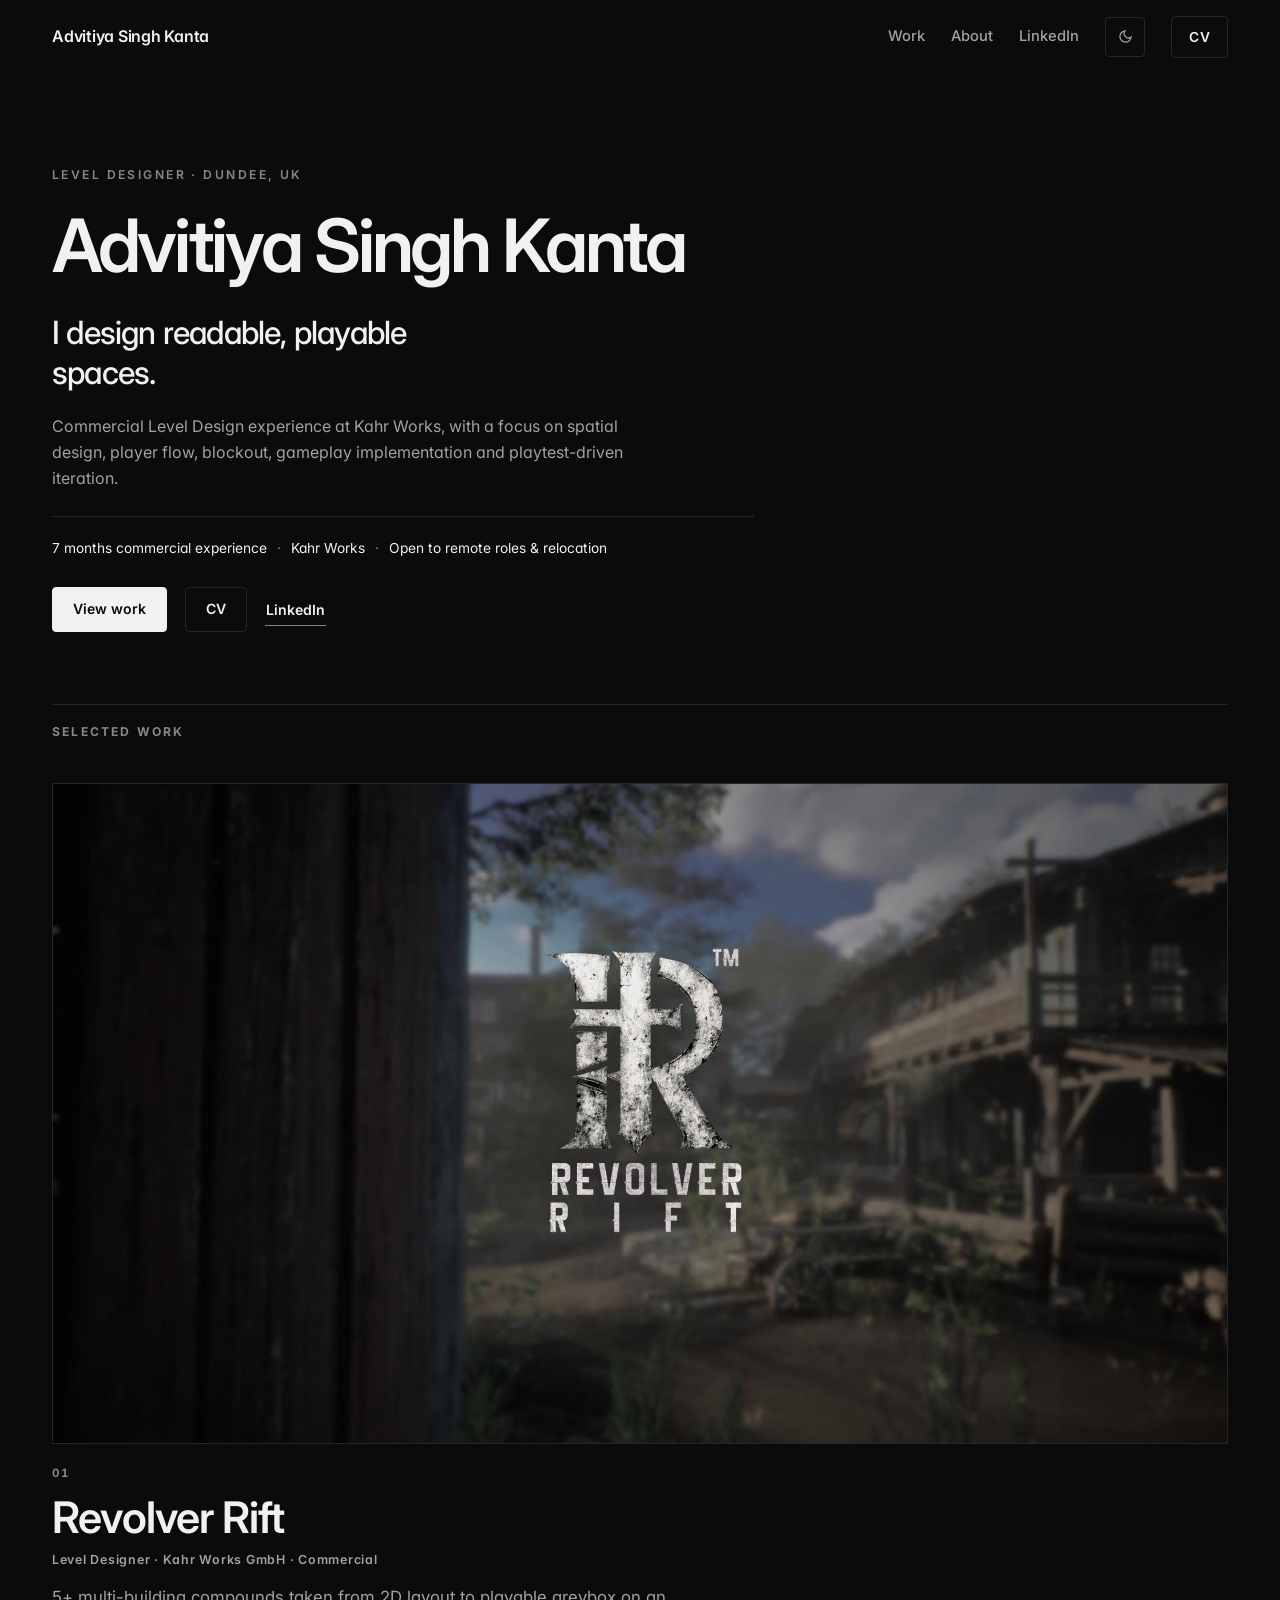
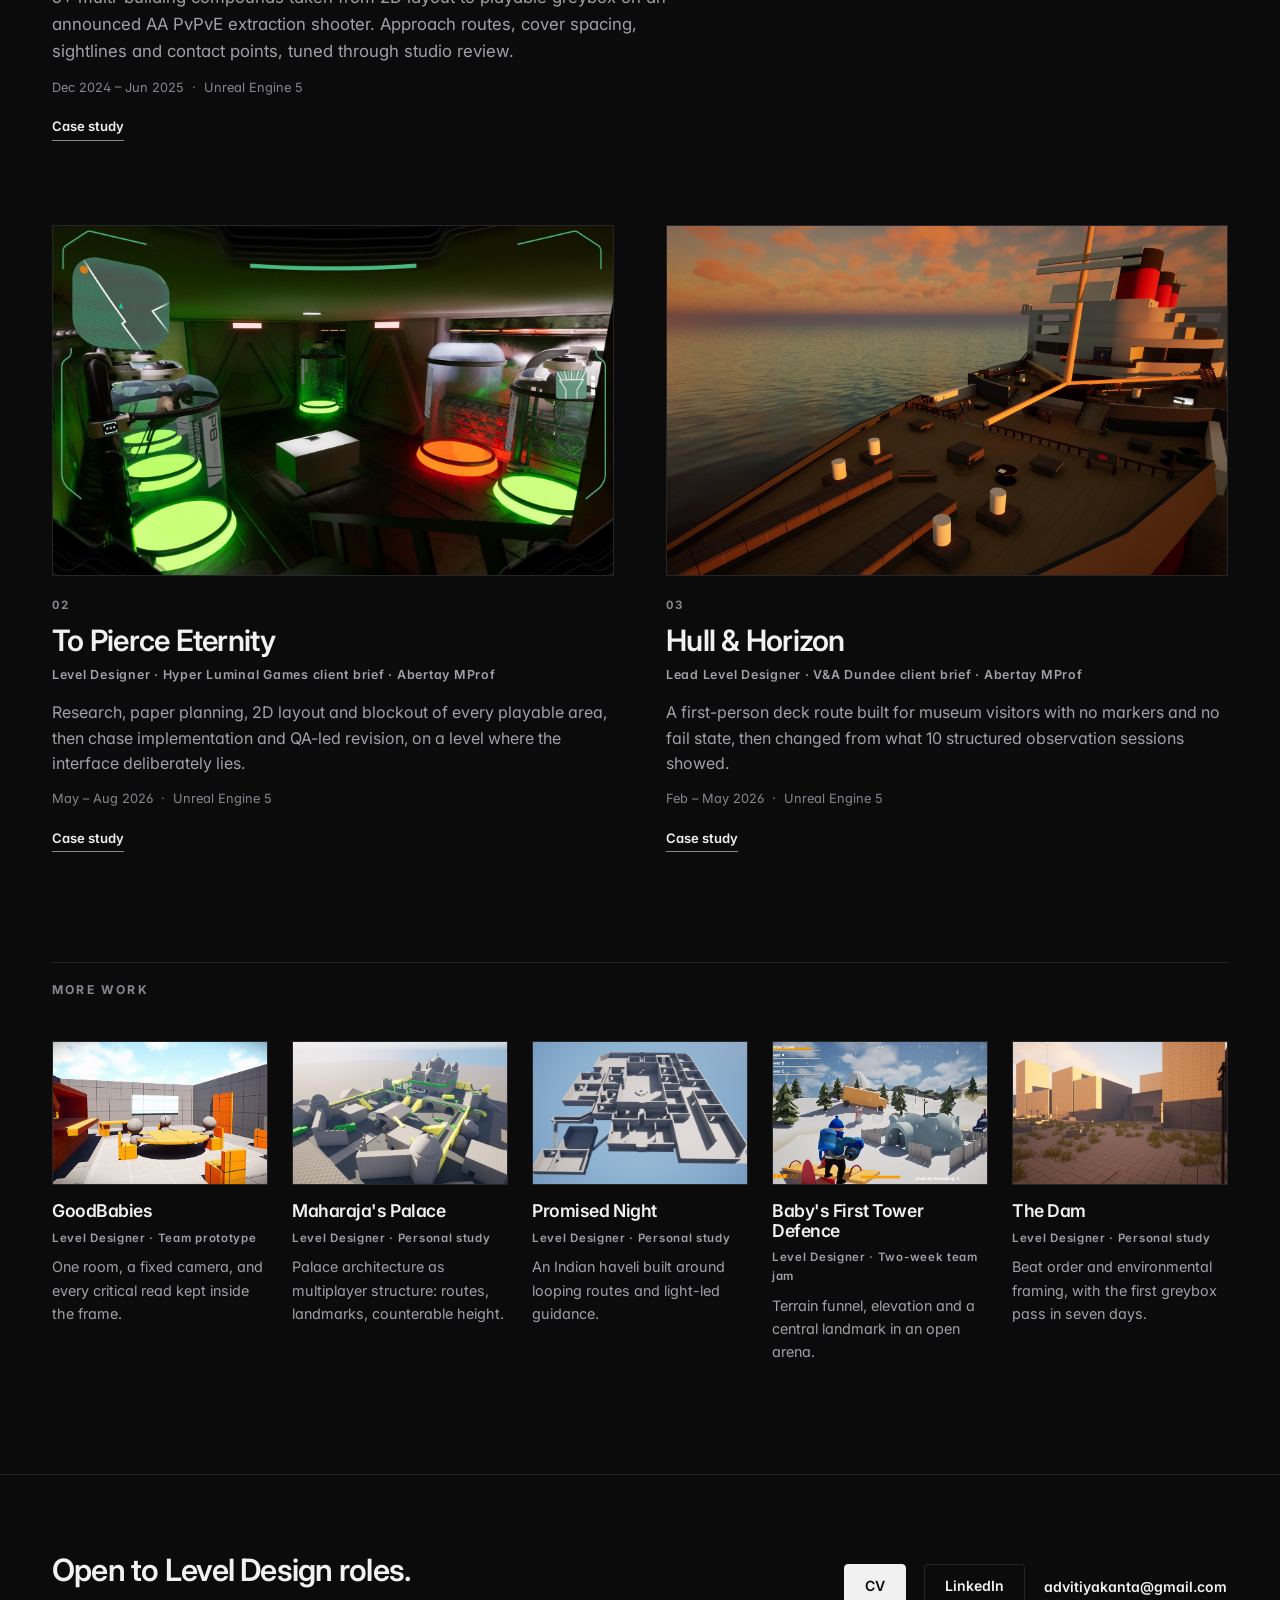
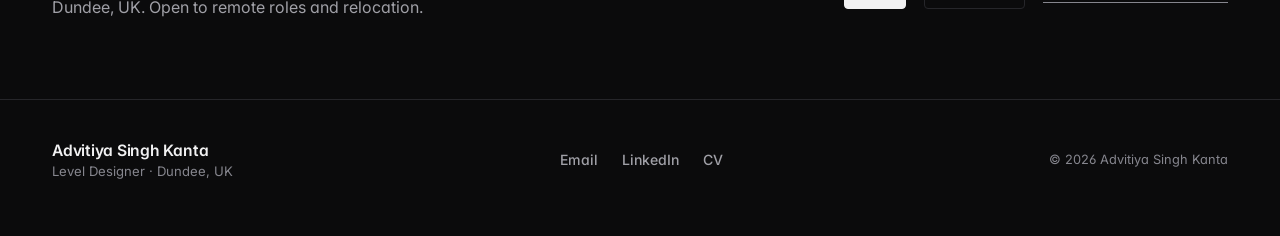
<file: index.html>
<!DOCTYPE html>
<html lang="en">
<head>
  <meta charset="UTF-8">
  <meta name="viewport" content="width=device-width, initial-scale=1.0">
  <title>Advitiya Singh Kanta | Level Designer</title>
  <meta name="description" content="Level Design portfolio of Advitiya Singh Kanta. Commercial Level Design at Kahr Works on Revolver Rift, plus client-brief work covering player flow, blockout, gameplay implementation and playtesting in Unreal Engine 5.">
  <meta name="robots" content="index,follow">
  <link rel="canonical" href="https://advitiyakanta.github.io/">
  <meta property="og:type" content="website">
  <meta property="og:title" content="Advitiya Singh Kanta | Level Designer">
  <meta property="og:description" content="Commercial Level Design at Kahr Works, plus client-brief work covering player flow, blockout, gameplay implementation and playtesting.">
  <meta property="og:image" content="https://advitiyakanta.github.io/assets/projects/revolver-rift/cover.jpg">
  <meta property="og:url" content="https://advitiyakanta.github.io/">
  <meta name="twitter:card" content="summary_large_image">
  <meta name="twitter:title" content="Advitiya Singh Kanta | Level Designer">
  <meta name="twitter:description" content="Commercial Level Design at Kahr Works, plus client-brief work covering player flow, blockout, gameplay implementation and playtesting.">
  <meta name="twitter:image" content="https://advitiyakanta.github.io/assets/projects/revolver-rift/cover.jpg">
  <link rel="icon" href="assets/favicon.svg" type="image/svg+xml">
  <link rel="preconnect" href="https://fonts.googleapis.com">
  <link rel="preconnect" href="https://fonts.gstatic.com" crossorigin>
  <link href="https://fonts.googleapis.com/css2?family=Inter:wght@400;500;600;700&amp;display=swap" rel="stylesheet">
  <link rel="stylesheet" href="css/style.css">
</head>
<body class="home">
  <a class="skip-link" href="#work">Skip to work</a>

  <header class="site">
    <div class="wrap bar">
      <a class="brand" href="index.html" aria-current="page">Advitiya Singh Kanta</a>
      <nav aria-label="Primary navigation">
        <a href="#work">Work</a>
        <a href="about.html">About</a>
        <a href="https://www.linkedin.com/in/advitiyasinghkanta/" target="_blank" rel="noopener noreferrer">LinkedIn</a>
        <button class="menu-btn" type="button" id="menuBtn" aria-label="Open menu" aria-expanded="false" aria-controls="menuPanel"><span></span><span></span></button>
        <button class="theme-btn" type="button" id="themeBtn" aria-label="Switch to light colour theme" aria-pressed="false" title="Switch theme">
          <svg class="moon" viewBox="0 0 24 24" width="15" height="15" fill="none" stroke="currentColor" stroke-width="2" aria-hidden="true"><path d="M21 12.79A9 9 0 1 1 11.21 3 7 7 0 0 0 21 12.79z"/></svg>
          <svg class="sun" viewBox="0 0 24 24" width="15" height="15" fill="none" stroke="currentColor" stroke-width="2" aria-hidden="true"><circle cx="12" cy="12" r="4"/><path d="M12 2v2M12 20v2M4.9 4.9l1.4 1.4M17.7 17.7l1.4 1.4M2 12h2M20 12h2M4.9 19.1l1.4-1.4M17.7 6.3l1.4-1.4"/></svg>
        </button>
        <a class="cv" href="assets/downloads/Advitiya-Singh-Kanta-Level-Designer-CV.pdf" target="_blank" rel="noopener">CV</a>
      </nav>
    </div>
    <nav class="menu-panel" id="menuPanel" aria-label="Mobile navigation">
      <a href="#work">Work</a>
      <a href="about.html">About</a>
      <a href="assets/downloads/Advitiya-Singh-Kanta-Level-Designer-CV.pdf" target="_blank" rel="noopener">CV</a>
      <a href="https://www.linkedin.com/in/advitiyasinghkanta/" target="_blank" rel="noopener noreferrer">LinkedIn</a>
      <a href="mailto:advitiyakanta@gmail.com">Email</a>
      <button class="theme-toggle" type="button" data-theme-toggle aria-pressed="false" aria-label="Switch to light colour theme">Switch to light colour theme</button>
    </nav>
  </header>

  <section class="intro" aria-labelledby="intro-title">
    <div class="wrap">
      <p class="intro-role">Level Designer · Dundee, UK</p>
      <h1 id="intro-title">Advitiya Singh Kanta</h1>
      <p class="intro-line">I design readable, playable spaces.</p>
      <p class="intro-sub">Commercial Level Design experience at Kahr Works, with a focus on spatial design, player flow, blockout, gameplay implementation and playtest-driven iteration.</p>
      <ul class="intro-proof">
        <li>7 months commercial experience</li>
        <li>Kahr Works</li>
        <li>Open to remote roles &amp; relocation</li>
      </ul>
      <div class="intro-actions">
        <a class="button primary" href="#work">View work</a>
        <a class="button" href="assets/downloads/Advitiya-Singh-Kanta-Level-Designer-CV.pdf" target="_blank" rel="noopener">CV</a>
        <a class="text-action" href="https://www.linkedin.com/in/advitiyasinghkanta/" target="_blank" rel="noopener noreferrer">LinkedIn</a>
      </div>
    </div>
  </section>

  <main id="main-content">
    <section class="work" id="work" aria-labelledby="work-title">
      <div class="wrap">
        <h2 class="section-title" id="work-title">Selected work</h2>

        <a class="proj lead reveal" href="work/revolver-rift/">
          <figure><img src="assets/projects/revolver-rift/cover.jpg" width="1920" height="1080" alt="Revolver Rift title card over a frontier settlement" loading="eager" decoding="async" fetchpriority="high"></figure>
          <div class="info">
            <div class="info-main">
              <span class="num" aria-hidden="true">01</span>
              <h3>Revolver Rift</h3>
              <p class="label">Level Designer · Kahr Works GmbH · Commercial</p>
              <p class="desc">5+ multi-building compounds taken from 2D layout to playable greybox on an announced AA PvPvE extraction shooter. Approach routes, cover spacing, sightlines and contact points, tuned through studio review.</p>
              <p class="facts">Dec 2024 – Jun 2025 <span aria-hidden="true">·</span> Unreal Engine 5</p>
              <span class="go">Case study</span>
            </div>
          </div>
        </a>

        <div class="lead-pair">
          <a class="proj reveal" href="work/to-pierce-eternity/">
            <figure><img src="assets/projects/to-pierce-eternity/cover.jpg" width="1600" height="999" alt="Entity Experimentation Room in the To Pierce Eternity build" loading="lazy" decoding="async"></figure>
            <div class="info">
              <div class="info-main">
                <span class="num" aria-hidden="true">02</span>
                <h3>To Pierce Eternity</h3>
                <p class="label">Level Designer · Hyper Luminal Games client brief · Abertay MProf</p>
                <p class="desc">Research, paper planning, 2D layout and blockout of every playable area, then chase implementation and QA-led revision, on a level where the interface deliberately lies.</p>
                <p class="facts">May – Aug 2026 <span aria-hidden="true">·</span> Unreal Engine 5</p>
                <span class="go">Case study</span>
              </div>
            </div>
          </a>
          <a class="proj reveal" href="work/hull-and-horizon/">
            <figure><img src="assets/projects/hull-and-horizon/bow-sunset.jpg" width="1920" height="1165" alt="Bow of the RMS Queen Mary at sunset in the Hull and Horizon build" loading="lazy" decoding="async"></figure>
            <div class="info">
              <div class="info-main">
                <span class="num" aria-hidden="true">03</span>
                <h3>Hull &amp; Horizon</h3>
                <p class="label">Lead Level Designer · V&amp;A Dundee client brief · Abertay MProf</p>
                <p class="desc">A first-person deck route built for museum visitors with no markers and no fail state, then changed from what 10 structured observation sessions showed.</p>
                <p class="facts">Feb – May 2026 <span aria-hidden="true">·</span> Unreal Engine 5</p>
                <span class="go">Case study</span>
              </div>
            </div>
          </a>
        </div>
      </div>
    </section>

    <section class="more" aria-labelledby="more-title">
      <div class="wrap">
        <h2 class="section-title" id="more-title">More work</h2>
        <div class="more-grid">
          <a class="proj small reveal" href="work/goodbabies/">
            <figure><img src="assets/projects/goodbabies/blockout-day2.jpg" width="1600" height="829" alt="GoodBabies room blockout around the card table" loading="lazy" decoding="async"></figure>
            <div class="info"><div class="info-main">
              <h3>GoodBabies</h3>
              <p class="label">Level Designer · Team prototype</p>
              <p class="desc">One room, a fixed camera, and every critical read kept inside the frame.</p>
            </div></div>
          </a>
          <a class="proj small reveal" href="work/maharajas-palace/">
            <figure><img src="assets/projects/maharajas-palace/aerial-full.jpg" width="1600" height="932" alt="Aerial view of the Maharaja's Palace blockout" loading="lazy" decoding="async"></figure>
            <div class="info"><div class="info-main">
              <h3>Maharaja's Palace</h3>
              <p class="label">Level Designer · Personal study</p>
              <p class="desc">Palace architecture as multiplayer structure: routes, landmarks, counterable height.</p>
            </div></div>
          </a>
          <a class="proj small reveal" href="work/promised-night/">
            <figure><img src="assets/projects/promised-night/blockout-floorplan.jpg" width="1280" height="746" alt="Top-down blockout of the Promised Night haveli" loading="lazy" decoding="async"></figure>
            <div class="info"><div class="info-main">
              <h3>Promised Night</h3>
              <p class="label">Level Designer · Personal study</p>
              <p class="desc">An Indian haveli built around looping routes and light-led guidance.</p>
            </div></div>
          </a>
          <a class="proj small reveal" href="work/babys-first-tower-defence/">
            <figure><img src="assets/projects/babys-first-tower-defence/cover.jpg" width="1800" height="1114" alt="Player defending the snow arena in Baby's First Tower Defence, with tower health bars and an enemy counter on screen" loading="lazy" decoding="async"></figure>
            <div class="info"><div class="info-main">
              <h3>Baby's First Tower Defence</h3>
              <p class="label">Level Designer · Two-week team jam</p>
              <p class="desc">Terrain funnel, elevation and a central landmark in an open arena.</p>
            </div></div>
          </a>
          <a class="proj small reveal" href="work/tlou-dam-level/">
            <figure><img src="assets/projects/tlou-dam-level/sunset-approach.jpg" width="1594" height="971" alt="Greybox approach toward the dam framed by warm sky contrast" loading="lazy" decoding="async"></figure>
            <div class="info"><div class="info-main">
              <h3>The Dam</h3>
              <p class="label">Level Designer · Personal study</p>
              <p class="desc">Beat order and environmental framing, with the first greybox pass in seven days.</p>
            </div></div>
          </a>
        </div>
      </div>
    </section>

    <section class="closing" aria-labelledby="closing-title">
      <div class="wrap closing-grid">
        <div>
          <h2 id="closing-title">Open to Level Design roles.</h2>
          <p>Dundee, UK. Open to remote roles and relocation.</p>
        </div>
        <div class="closing-actions">
          <a class="button primary" href="assets/downloads/Advitiya-Singh-Kanta-Level-Designer-CV.pdf" target="_blank" rel="noopener">CV</a>
          <a class="button" href="https://www.linkedin.com/in/advitiyasinghkanta/" target="_blank" rel="noopener noreferrer">LinkedIn</a>
          <a class="text-action" href="mailto:advitiyakanta@gmail.com">advitiyakanta@gmail.com</a>
        </div>
      </div>
    </section>
  </main>

  <footer class="site">
    <div class="wrap foot">
      <div class="foot-id">
        <strong>Advitiya Singh Kanta</strong>
        <span>Level Designer · Dundee, UK</span>
      </div>
      <nav class="foot-nav" aria-label="Footer links">
        <a href="mailto:advitiyakanta@gmail.com">Email</a>
        <a href="https://www.linkedin.com/in/advitiyasinghkanta/" target="_blank" rel="noopener noreferrer">LinkedIn</a>
        <a href="assets/downloads/Advitiya-Singh-Kanta-Level-Designer-CV.pdf" target="_blank" rel="noopener">CV</a>
      </nav>
      <span class="foot-copy">© 2026 Advitiya Singh Kanta</span>
    </div>
  </footer>
  <script src="js/site.js"></script>
</body>
</html>
</file>
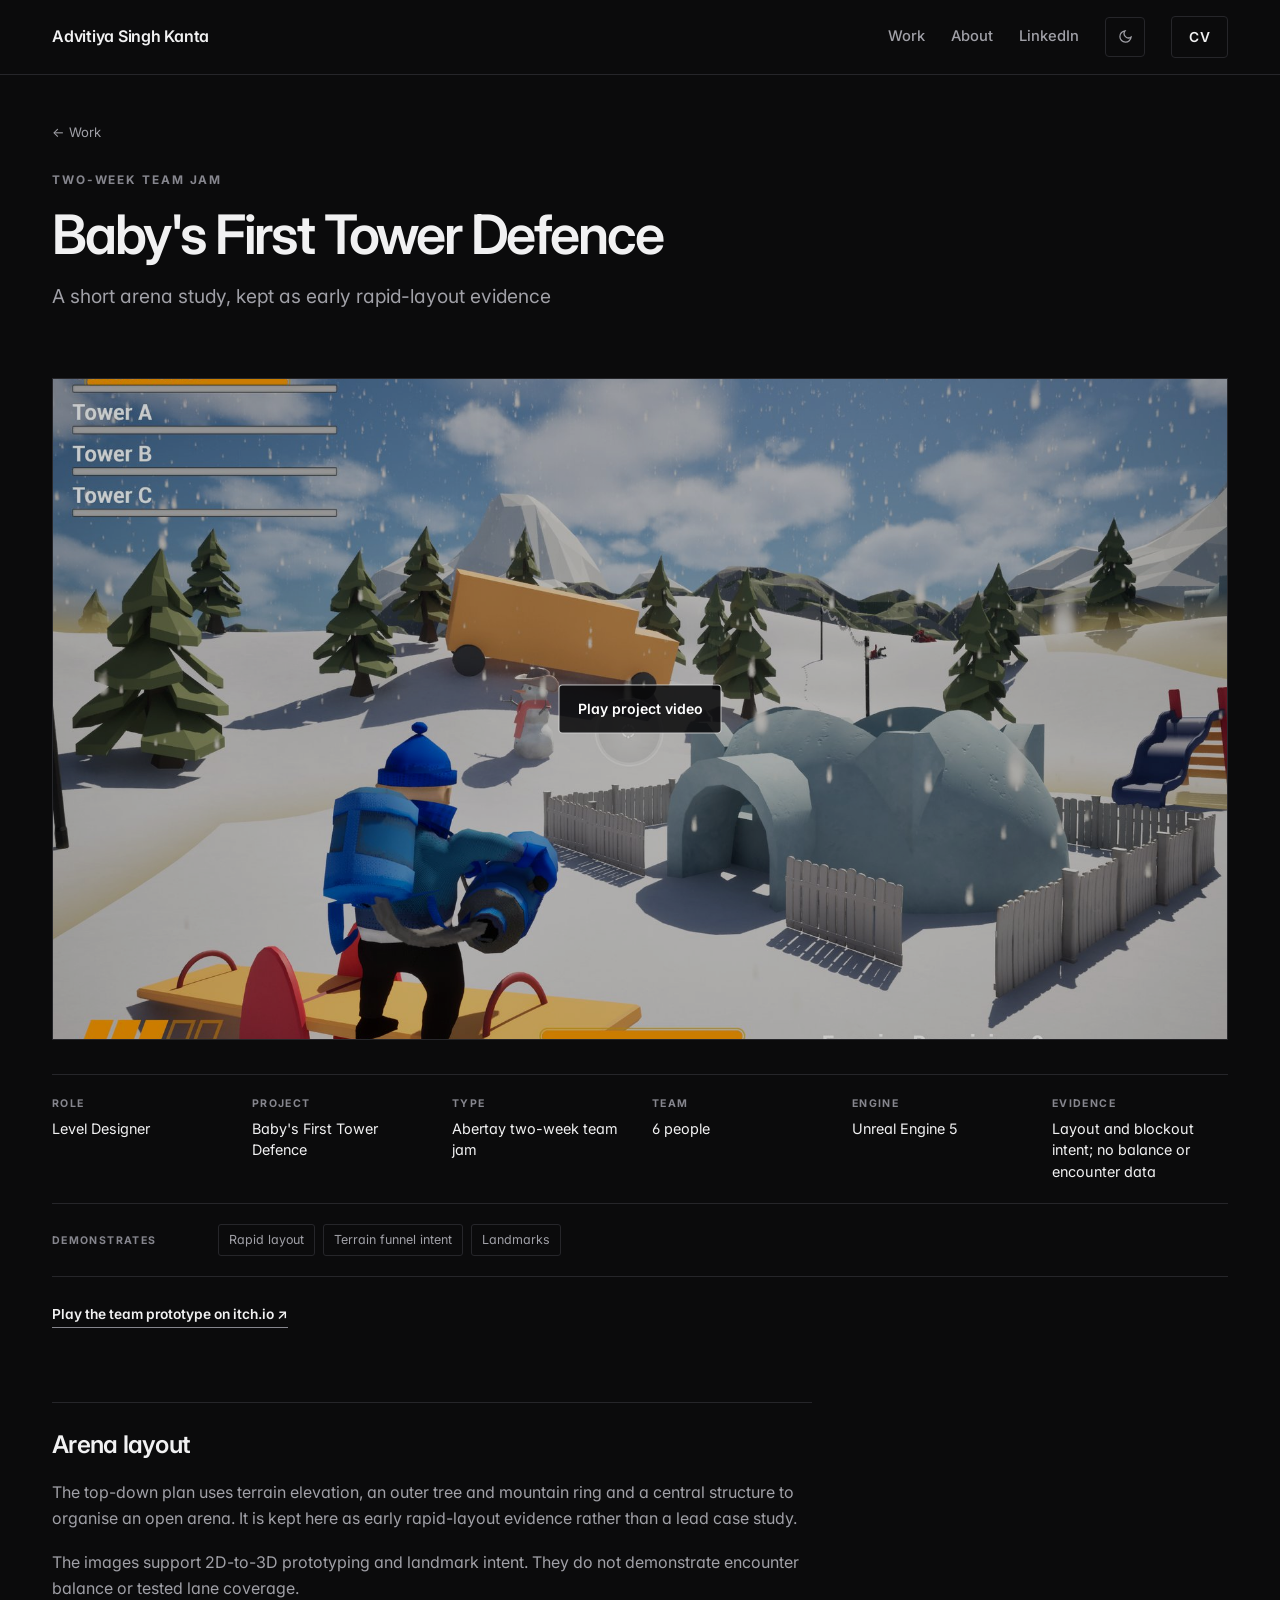
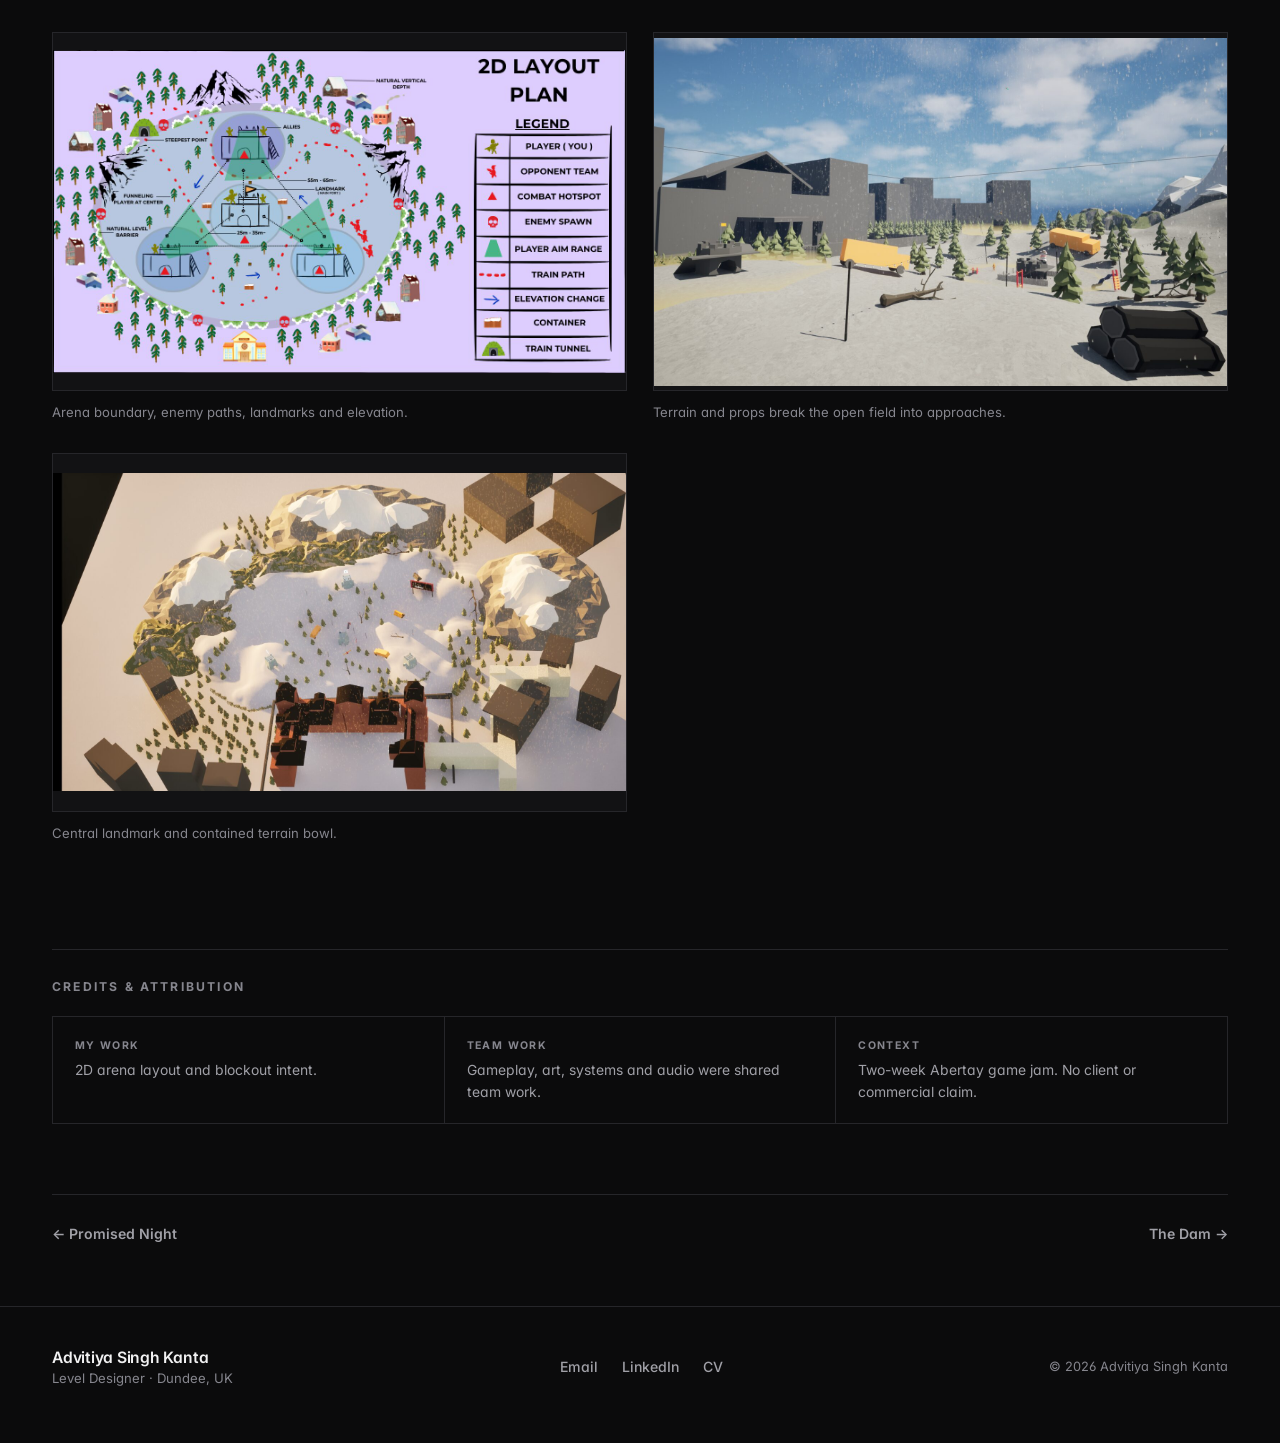
<file: work/babys-first-tower-defence/index.html>
<!DOCTYPE html>
<html lang="en">
<head>
  <meta charset="UTF-8">
  <meta name="viewport" content="width=device-width, initial-scale=1.0">
  <title>Baby's First Tower Defence | Advitiya Singh Kanta, Level Designer</title>
  <meta name="description" content="A two-week Unreal Engine 5 team jam project showing a 2D arena plan, terrain funnel intent and landmark-based readability.">
  <meta name="robots" content="index,follow">
  <link rel="canonical" href="https://advitiyakanta.github.io/work/babys-first-tower-defence/">
  <meta property="og:type" content="website">
  <meta property="og:title" content="Baby's First Tower Defence | Advitiya Singh Kanta, Level Designer">
  <meta property="og:description" content="A two-week Unreal Engine 5 team jam project showing a 2D arena plan, terrain funnel intent and landmark-based readability.">
  <meta property="og:url" content="https://advitiyakanta.github.io/work/babys-first-tower-defence/">
  <meta property="og:image" content="https://advitiyakanta.github.io/assets/projects/babys-first-tower-defence/cover.jpg">
  <meta name="twitter:card" content="summary_large_image">
  <meta name="twitter:title" content="Baby's First Tower Defence | Advitiya Singh Kanta, Level Designer">
  <meta name="twitter:description" content="A two-week Unreal Engine 5 team jam project showing a 2D arena plan, terrain funnel intent and landmark-based readability.">
  <meta name="twitter:image" content="https://advitiyakanta.github.io/assets/projects/babys-first-tower-defence/cover.jpg">
  <link rel="icon" href="../../assets/favicon.svg" type="image/svg+xml">
  <link rel="preconnect" href="https://fonts.googleapis.com">
  <link rel="preconnect" href="https://fonts.gstatic.com" crossorigin>
  <link href="https://fonts.googleapis.com/css2?family=Inter:wght@400;500;600;700&amp;display=swap" rel="stylesheet">
  <link rel="stylesheet" href="../../css/style.css">
</head>
<body class="inner project-page" data-project="babys-first-tower-defence" data-root="../../">
  <a class="skip-link" href="#main-content">Skip to project</a>

  <header class="site">
    <div class="wrap bar">
      <a class="brand" href="../../index.html">Advitiya Singh Kanta</a>
      <nav aria-label="Primary navigation">
        <a href="../../index.html#work">Work</a>
        <a href="../../about.html">About</a>
        <a href="https://www.linkedin.com/in/advitiyasinghkanta/" target="_blank" rel="noopener noreferrer">LinkedIn</a>
        <button class="menu-btn" type="button" id="menuBtn" aria-label="Open menu" aria-expanded="false" aria-controls="menuPanel"><span></span><span></span></button>
        <button class="theme-btn" type="button" id="themeBtn" aria-label="Switch to light colour theme" aria-pressed="false" title="Switch theme">
          <svg class="moon" viewBox="0 0 24 24" width="15" height="15" fill="none" stroke="currentColor" stroke-width="2" aria-hidden="true"><path d="M21 12.79A9 9 0 1 1 11.21 3 7 7 0 0 0 21 12.79z"/></svg>
          <svg class="sun" viewBox="0 0 24 24" width="15" height="15" fill="none" stroke="currentColor" stroke-width="2" aria-hidden="true"><circle cx="12" cy="12" r="4"/><path d="M12 2v2M12 20v2M4.9 4.9l1.4 1.4M17.7 17.7l1.4 1.4M2 12h2M20 12h2M4.9 19.1l1.4-1.4M17.7 6.3l1.4-1.4"/></svg>
        </button>
        <a class="cv" href="../../assets/downloads/Advitiya-Singh-Kanta-Level-Designer-CV.pdf" target="_blank" rel="noopener">CV</a>
      </nav>
    </div>
    <nav class="menu-panel" id="menuPanel" aria-label="Mobile navigation">
      <a href="../../index.html#work">Work</a>
      <a href="../../about.html">About</a>
      <a href="../../assets/downloads/Advitiya-Singh-Kanta-Level-Designer-CV.pdf" target="_blank" rel="noopener">CV</a>
      <a href="https://www.linkedin.com/in/advitiyasinghkanta/" target="_blank" rel="noopener noreferrer">LinkedIn</a>
      <a href="mailto:advitiyakanta@gmail.com">Email</a>
      <button class="theme-toggle" type="button" data-theme-toggle aria-pressed="false" aria-label="Switch to light colour theme">Switch to light colour theme</button>
    </nav>
  </header>

  <main class="page" id="main-content" tabindex="-1">
    <noscript><div class="wrap noscript-note"><p><strong>Baby's First Tower Defence:</strong> A two-week Unreal Engine 5 team jam project showing a 2D arena plan, terrain funnel intent and landmark-based readability.</p><p>JavaScript is required for the illustrated case study. Navigation and downloads remain available.</p></div></noscript>
    <div class="wrap">
      <a class="back" href="../../index.html#work"><span aria-hidden="true">←</span> Work</a>
      <div class="project-hero" id="project-hero">
        <h1>Level Design case study</h1>
        <p class="subtitle">Choose a project from the work page.</p>
      </div>
      <div id="project-media"></div>
      <section class="project-summary" id="project-summary" aria-label="Project at a glance"></section>
      <nav class="project-links" id="project-links" aria-label="Project links"></nav>
      <article class="case" id="case"></article>
      <section class="credits" id="credits"></section>
      <nav class="pager" id="pager" aria-label="Project pagination"></nav>
    </div>
  </main>

  <div class="lightbox" id="lightbox" role="dialog" aria-modal="true" aria-label="Expanded project image" hidden>
    <button class="lightbox-close" type="button" aria-label="Close expanded image">Close <span aria-hidden="true">×</span></button>
    <img src="[data-uri]" alt="">
    <p>Press Escape to close</p>
  </div>

  <footer class="site">
    <div class="wrap foot">
      <div class="foot-id">
        <strong>Advitiya Singh Kanta</strong>
        <span>Level Designer · Dundee, UK</span>
      </div>
      <nav class="foot-nav" aria-label="Footer links">
        <a href="mailto:advitiyakanta@gmail.com">Email</a>
        <a href="https://www.linkedin.com/in/advitiyasinghkanta/" target="_blank" rel="noopener noreferrer">LinkedIn</a>
        <a href="../../assets/downloads/Advitiya-Singh-Kanta-Level-Designer-CV.pdf" target="_blank" rel="noopener">CV</a>
      </nav>
      <span class="foot-copy">© 2026 Advitiya Singh Kanta</span>
    </div>
  </footer>

  <script src="../../js/data.js"></script>
  <script src="../../js/image-meta.js"></script>
  <script src="../../js/project.js"></script>
  <script src="../../js/site.js"></script>
</body>
</html>
</file>
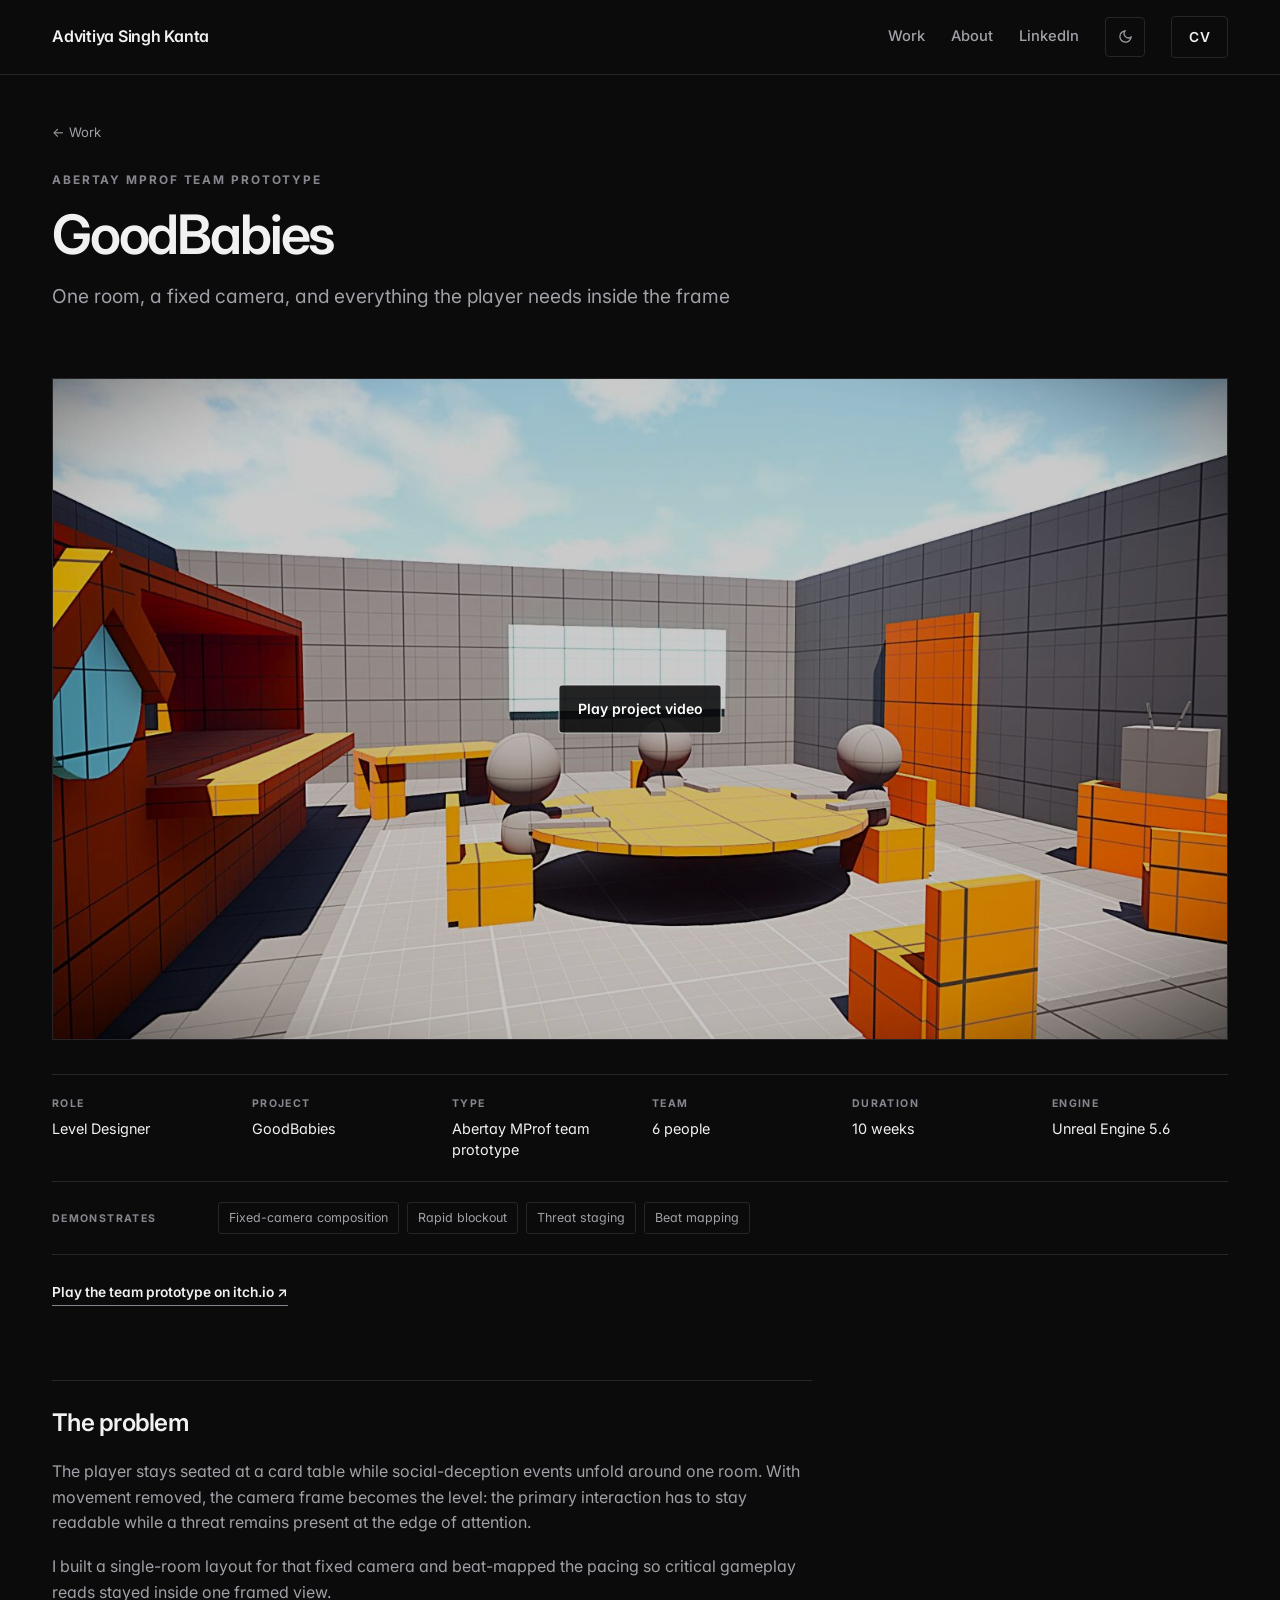
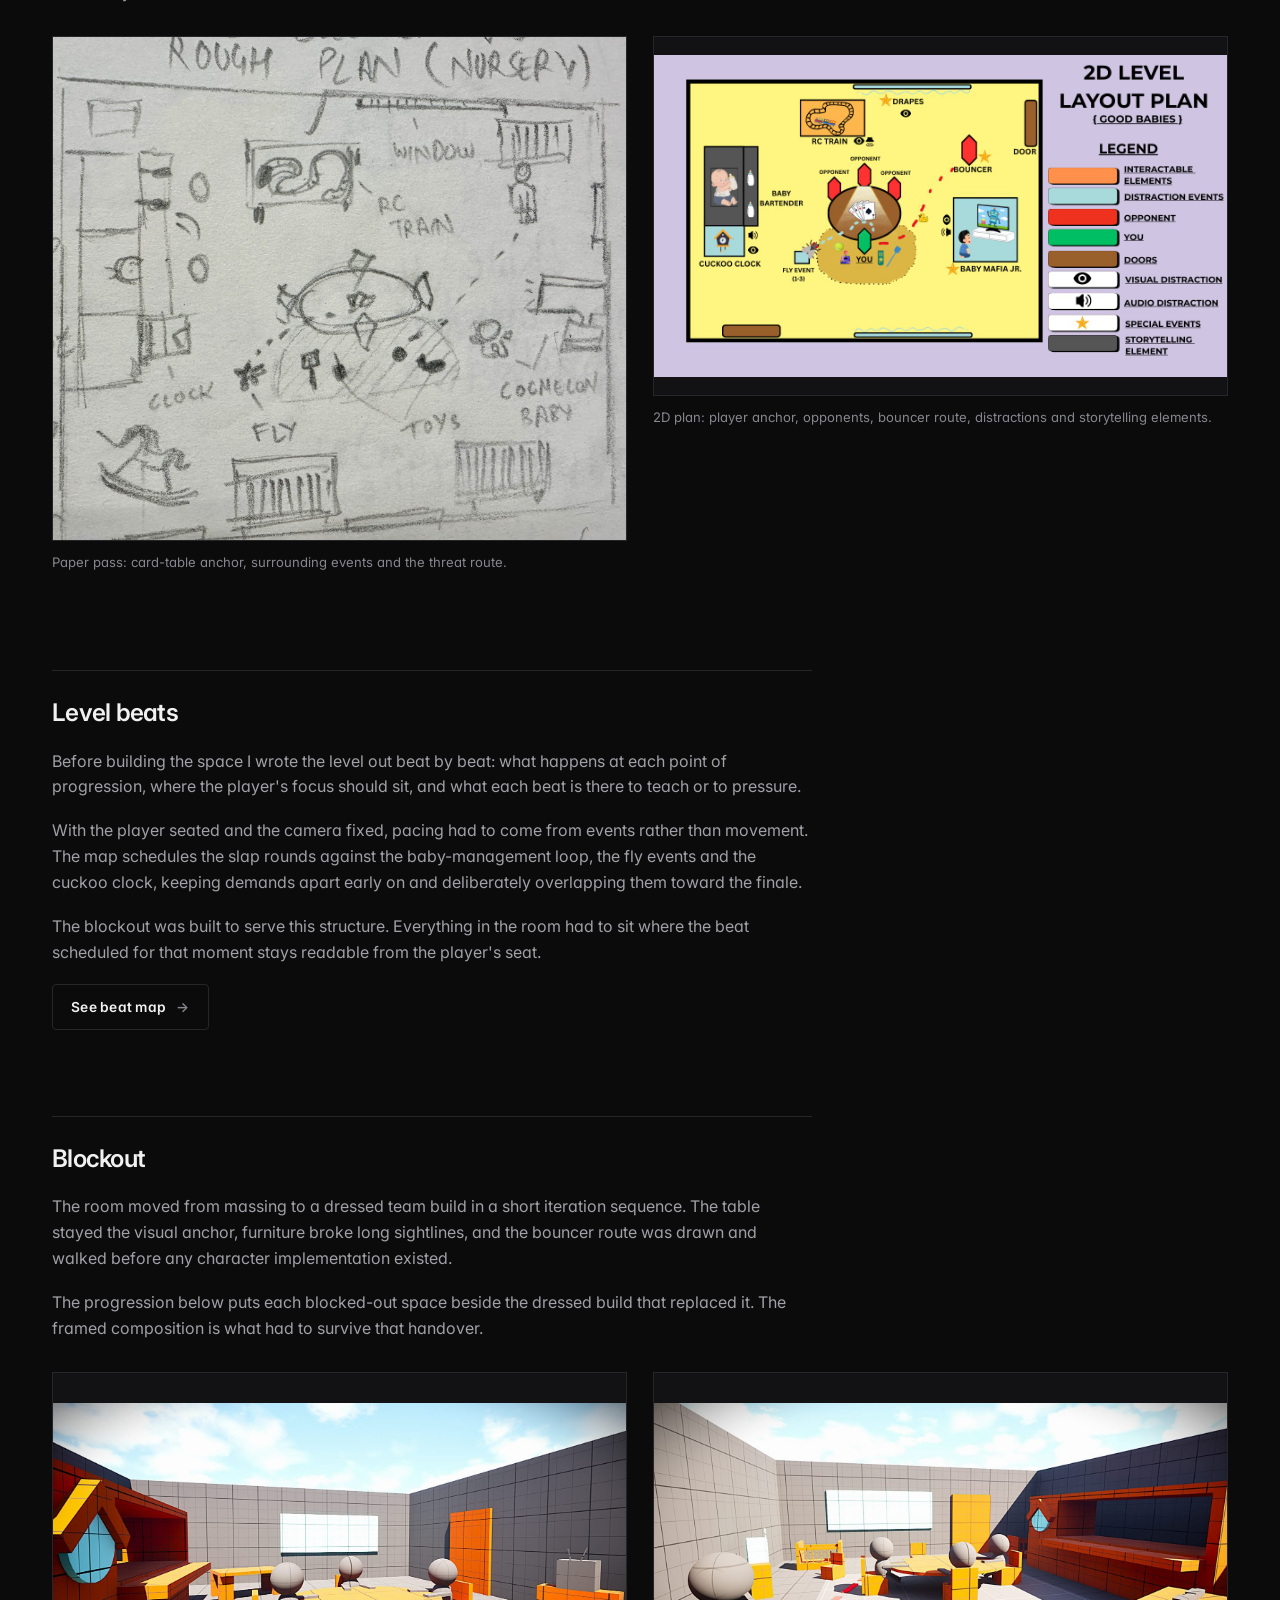
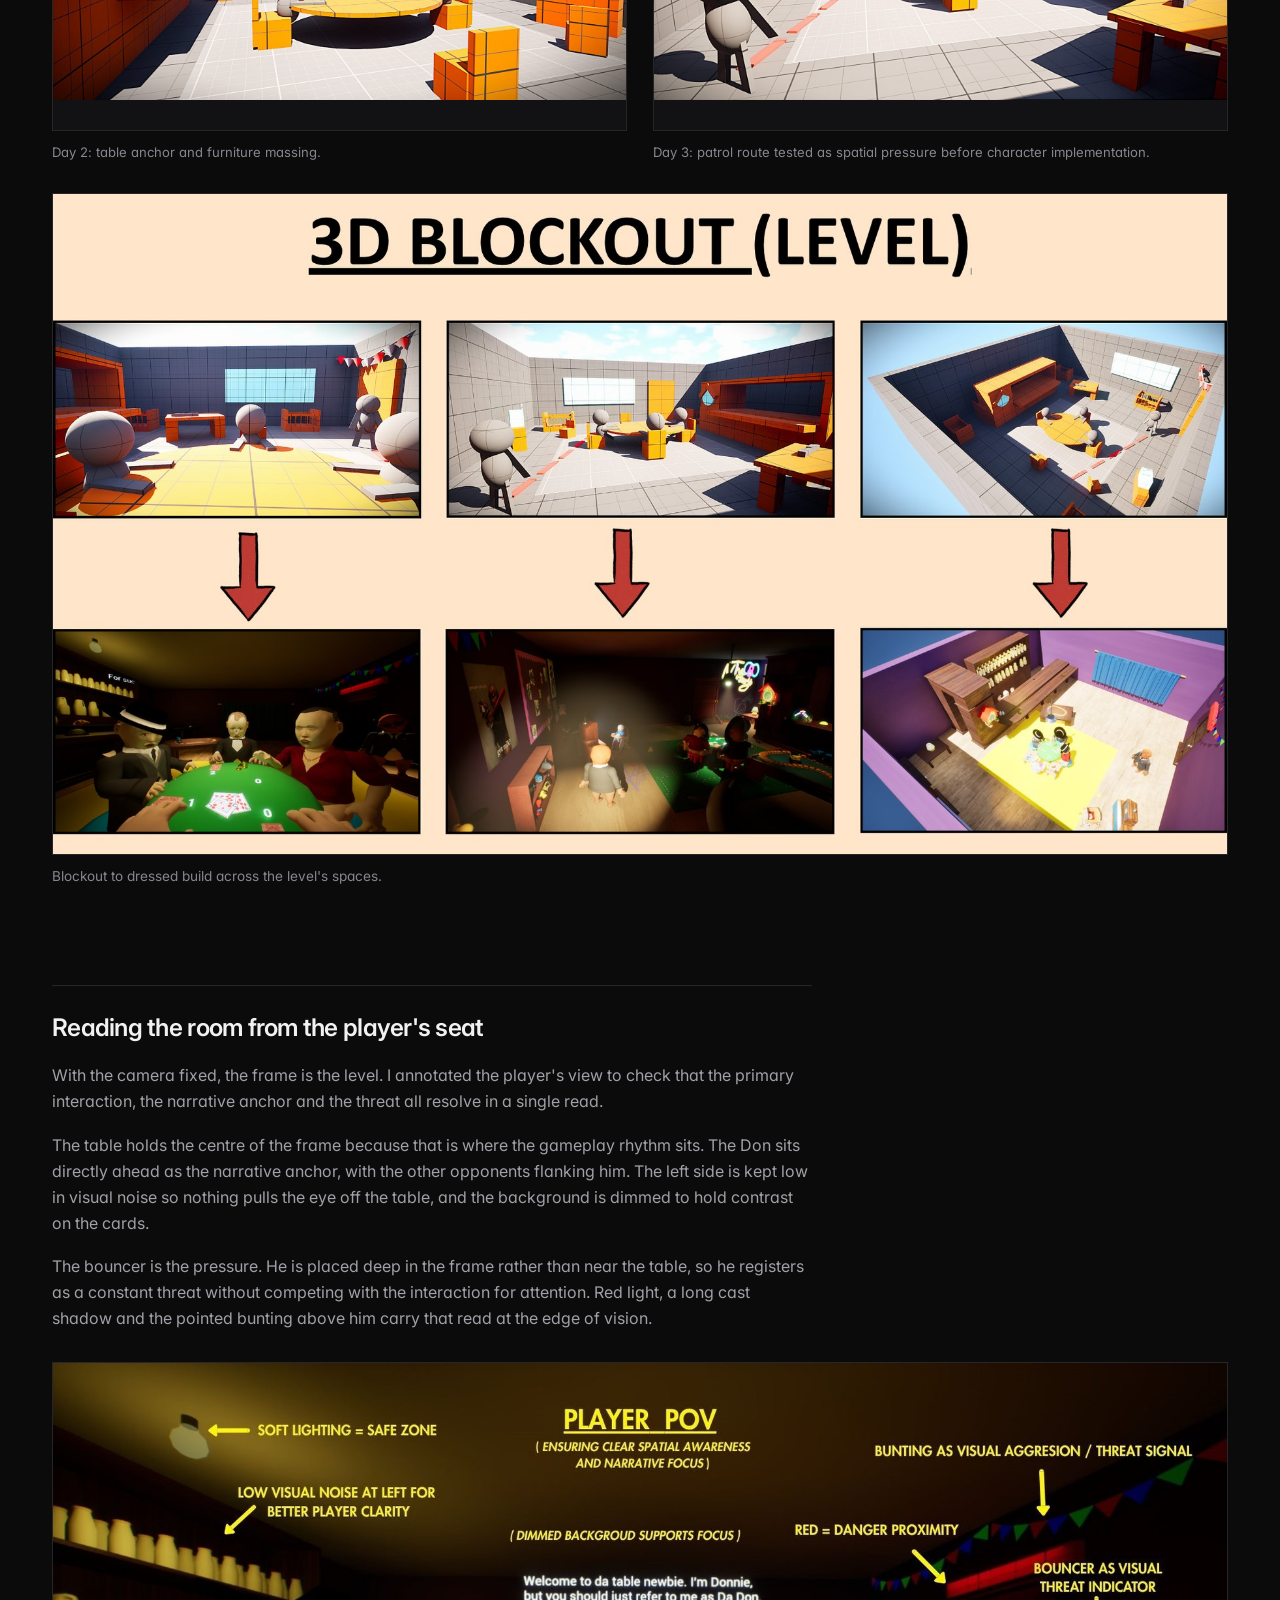
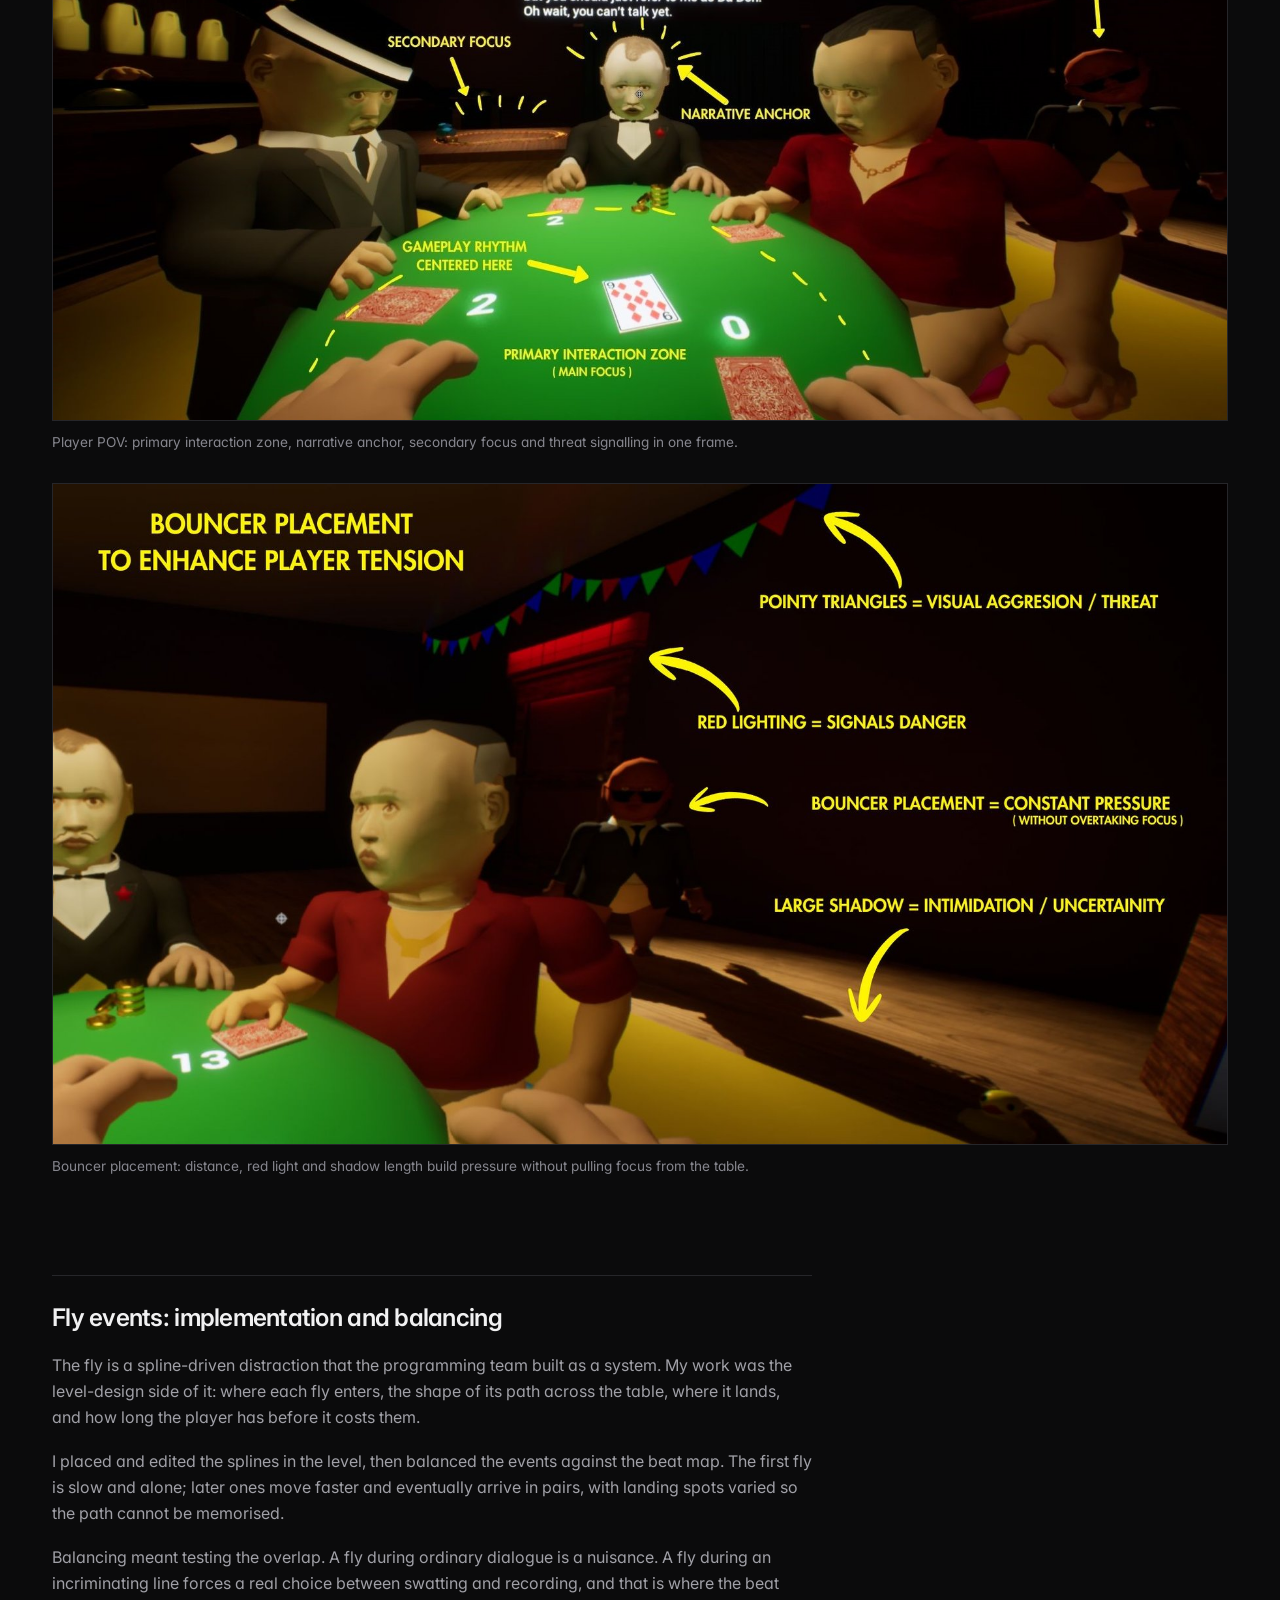
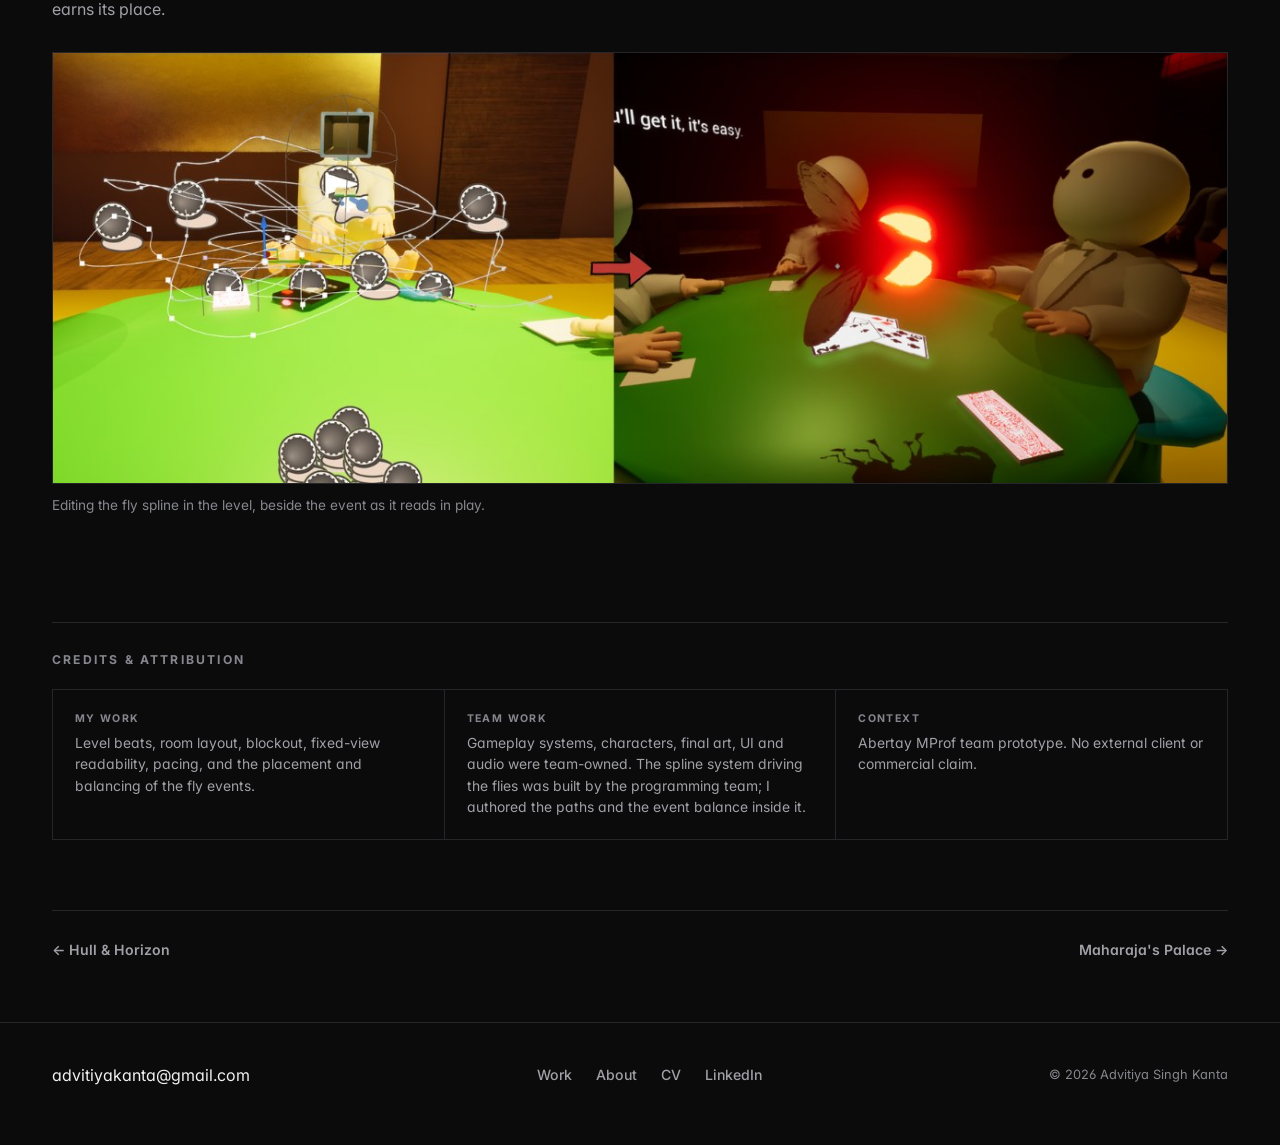
<file: work/goodbabies/index.html>
<!DOCTYPE html>
<html lang="en">
<head>
  <meta charset="UTF-8">
  <meta name="viewport" content="width=device-width, initial-scale=1.0">
  <title>GoodBabies | Advitiya Singh Kanta, Level Designer</title>
  <meta name="description" content="A 10-week Unreal Engine 5.6 team prototype: single-room layout for a fixed camera, threat staging and beat-mapped pacing.">
  <meta name="robots" content="index,follow">
  <link rel="canonical" href="https://advitiyakanta.github.io/work/goodbabies/">
  <meta property="og:type" content="website">
  <meta property="og:title" content="GoodBabies | Advitiya Singh Kanta, Level Designer">
  <meta property="og:description" content="A 10-week Unreal Engine 5.6 team prototype: single-room layout for a fixed camera, threat staging and beat-mapped pacing.">
  <meta property="og:url" content="https://advitiyakanta.github.io/work/goodbabies/">
  <meta property="og:image" content="https://advitiyakanta.github.io/assets/projects/goodbabies/blockout-day2.jpg">
  <meta name="twitter:card" content="summary_large_image">
  <meta name="twitter:title" content="GoodBabies | Advitiya Singh Kanta, Level Designer">
  <meta name="twitter:description" content="A 10-week Unreal Engine 5.6 team prototype: single-room layout for a fixed camera, threat staging and beat-mapped pacing.">
  <meta name="twitter:image" content="https://advitiyakanta.github.io/assets/projects/goodbabies/blockout-day2.jpg">
  <link rel="icon" href="../../assets/favicon.svg" type="image/svg+xml">
  <link rel="preconnect" href="https://fonts.googleapis.com">
  <link rel="preconnect" href="https://fonts.gstatic.com" crossorigin>
  <link href="https://fonts.googleapis.com/css2?family=Inter:wght@400;500;600;700&amp;display=swap" rel="stylesheet">
  <link rel="stylesheet" href="../../css/style.css">
</head>
<body class="inner project-page" data-project="goodbabies" data-root="../../">
  <a class="skip-link" href="#main-content">Skip to project</a>

  <header class="site">
    <div class="wrap bar">
      <a class="brand" href="../../index.html">Advitiya Singh Kanta</a>
      <nav aria-label="Primary navigation">
        <a href="../../index.html#work">Work</a>
        <a href="../../about.html">About</a>
        <a href="https://www.linkedin.com/in/advitiyasinghkanta/" target="_blank" rel="noopener noreferrer">LinkedIn</a>
        <button class="menu-btn" type="button" id="menuBtn" aria-label="Open menu" aria-expanded="false" aria-controls="menuPanel"><span></span><span></span></button>
        <button class="theme-btn" type="button" id="themeBtn" aria-label="Switch to light colour theme" aria-pressed="false" title="Switch theme">
          <svg class="moon" viewBox="0 0 24 24" width="15" height="15" fill="none" stroke="currentColor" stroke-width="2" aria-hidden="true"><path d="M21 12.79A9 9 0 1 1 11.21 3 7 7 0 0 0 21 12.79z"/></svg>
          <svg class="sun" viewBox="0 0 24 24" width="15" height="15" fill="none" stroke="currentColor" stroke-width="2" aria-hidden="true"><circle cx="12" cy="12" r="4"/><path d="M12 2v2M12 20v2M4.9 4.9l1.4 1.4M17.7 17.7l1.4 1.4M2 12h2M20 12h2M4.9 19.1l1.4-1.4M17.7 6.3l1.4-1.4"/></svg>
        </button>
        <a class="cv" href="../../assets/downloads/Advitiya-Singh-Kanta-Level-Designer-CV.pdf" target="_blank" rel="noopener">CV</a>
      </nav>
    </div>
    <nav class="menu-panel" id="menuPanel" aria-label="Mobile navigation">
      <a href="../../index.html#work">Work</a>
      <a href="../../about.html">About</a>
      <a href="../../assets/downloads/Advitiya-Singh-Kanta-Level-Designer-CV.pdf" target="_blank" rel="noopener">CV</a>
      <a href="https://www.linkedin.com/in/advitiyasinghkanta/" target="_blank" rel="noopener noreferrer">LinkedIn</a>
      <a href="mailto:advitiyakanta@gmail.com">Email</a>
      <button class="theme-toggle" type="button" data-theme-toggle aria-pressed="false" aria-label="Switch to light colour theme">Switch to light colour theme</button>
    </nav>
  </header>

  <main class="page" id="main-content" tabindex="-1">
    <noscript><div class="wrap noscript-note"><p><strong>GoodBabies:</strong> A 10-week Unreal Engine 5.6 team prototype: single-room layout for a fixed camera, threat staging and beat-mapped pacing.</p><p>JavaScript is required for the illustrated case study. Navigation and downloads remain available.</p></div></noscript>
    <div class="wrap">
      <a class="back" href="../../index.html#work"><span aria-hidden="true">←</span> Work</a>
      <div class="project-hero" id="project-hero">
        <h1>Level Design case study</h1>
        <p class="subtitle">Choose a project from the work page.</p>
      </div>
      <div id="project-media"></div>
      <section class="project-summary" id="project-summary" aria-label="Project at a glance"></section>
      <nav class="project-links" id="project-links" aria-label="Project links"></nav>
      <article class="case" id="case"></article>
      <section class="credits" id="credits"></section>
      <nav class="pager" id="pager" aria-label="Project pagination"></nav>
    </div>
  </main>

  <div class="lightbox" id="lightbox" role="dialog" aria-modal="true" aria-label="Expanded project image" hidden>
    <button class="lightbox-close" type="button" aria-label="Close expanded image">Close <span aria-hidden="true">×</span></button>
    <img src="[data-uri]" alt="">
    <p>Press Escape to close</p>
  </div>

  <footer class="site">
    <div class="wrap foot">
      <a class="mail" href="mailto:advitiyakanta@gmail.com">advitiyakanta@gmail.com</a>
      <nav class="foot-nav" aria-label="Footer navigation">
        <a href="../../index.html#work">Work</a><a href="../../about.html">About</a>
        <a href="../../assets/downloads/Advitiya-Singh-Kanta-Level-Designer-CV.pdf" target="_blank" rel="noopener">CV</a>
        <a href="https://www.linkedin.com/in/advitiyasinghkanta/" target="_blank" rel="noopener noreferrer">LinkedIn</a>
      </nav>
      <span class="foot-copy">© 2026 Advitiya Singh Kanta</span>
    </div>
  </footer>

  <script src="../../js/data.js"></script>
  <script src="../../js/image-meta.js"></script>
  <script src="../../js/project.js"></script>
  <script src="../../js/site.js"></script>
</body>
</html>
</file>
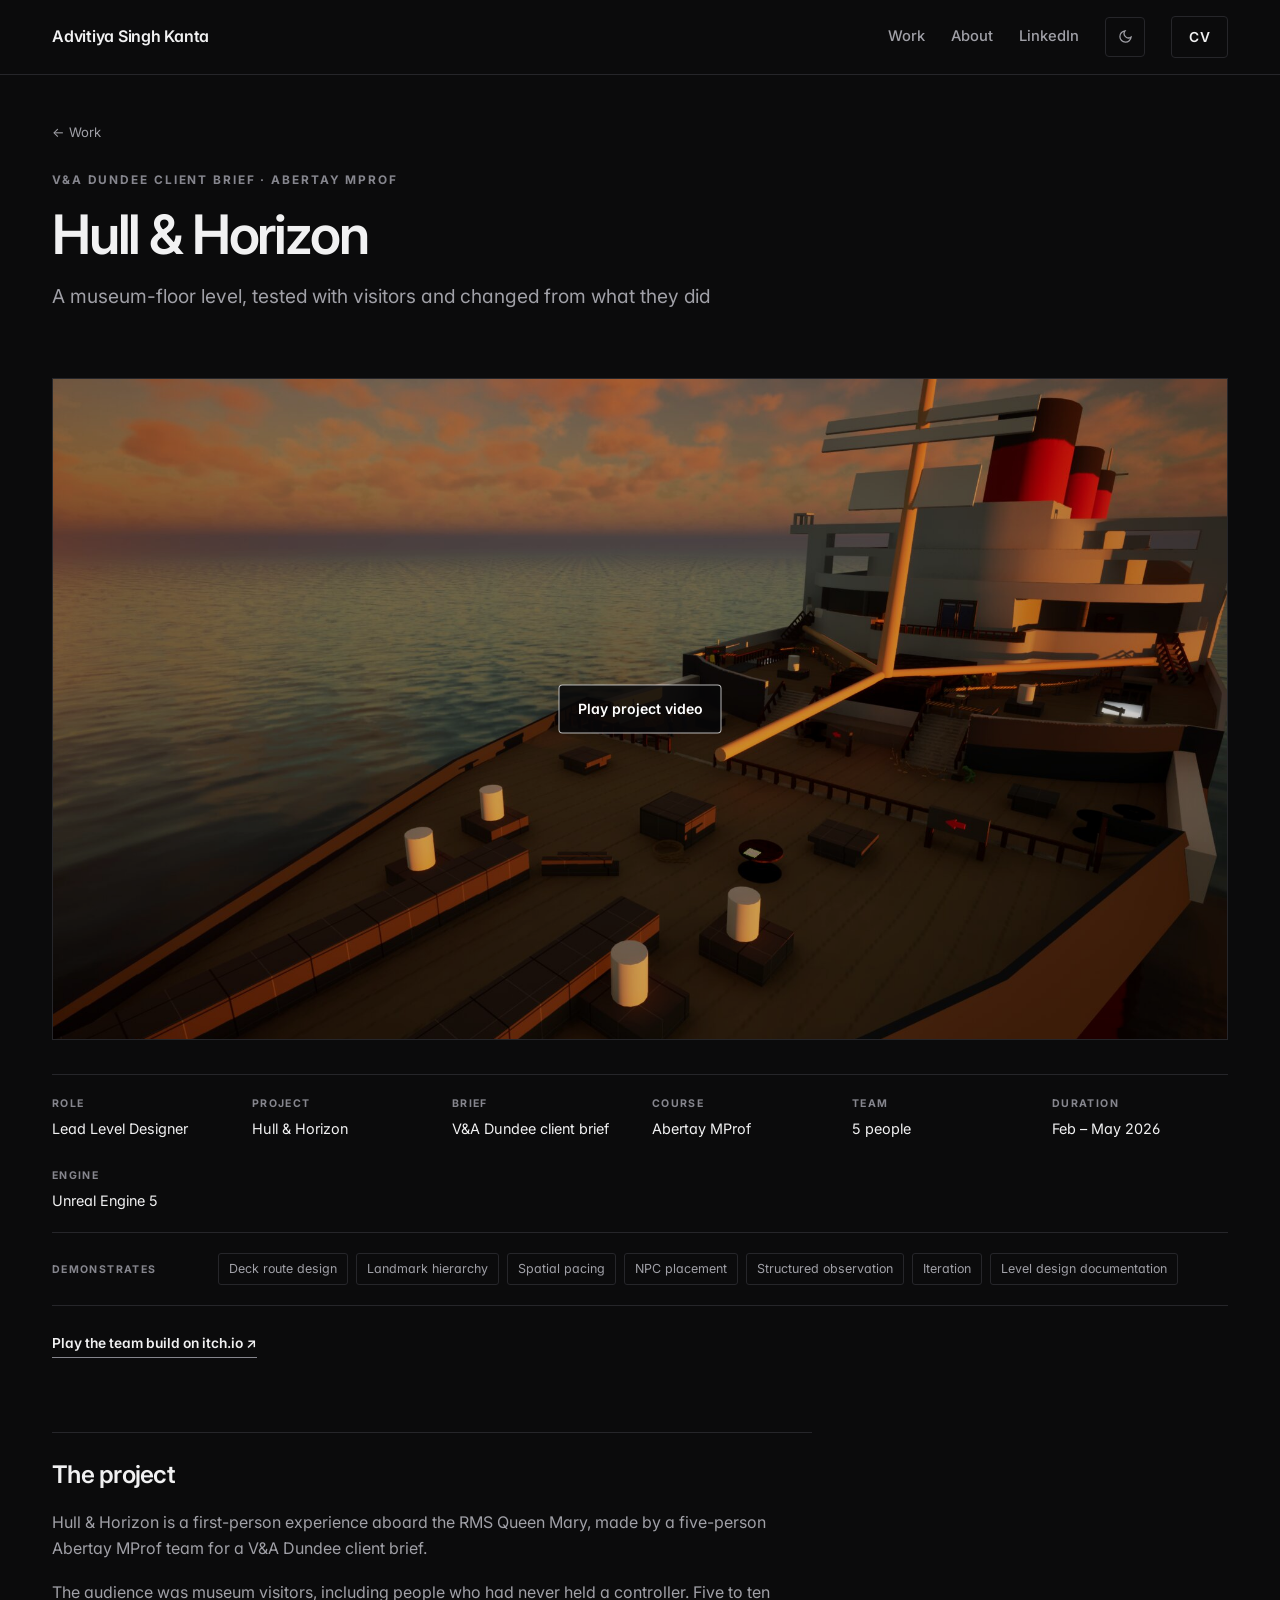
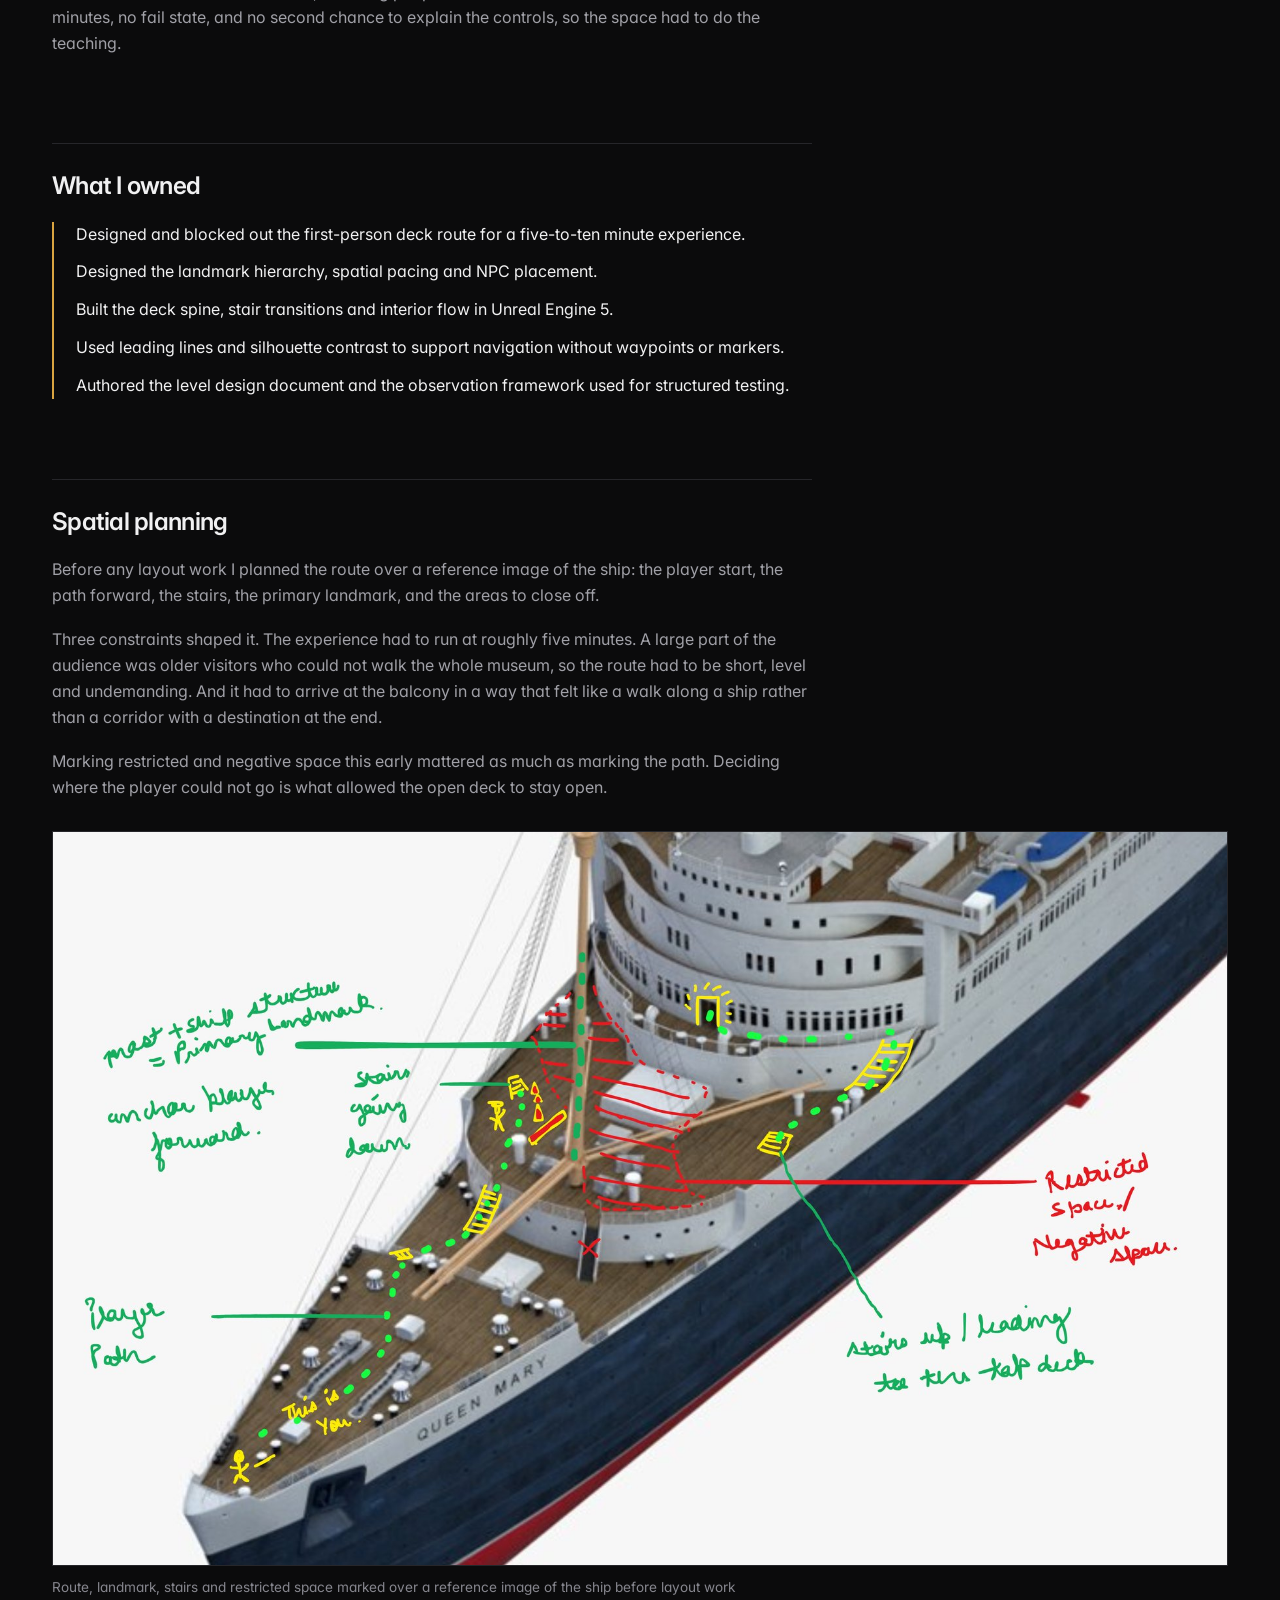
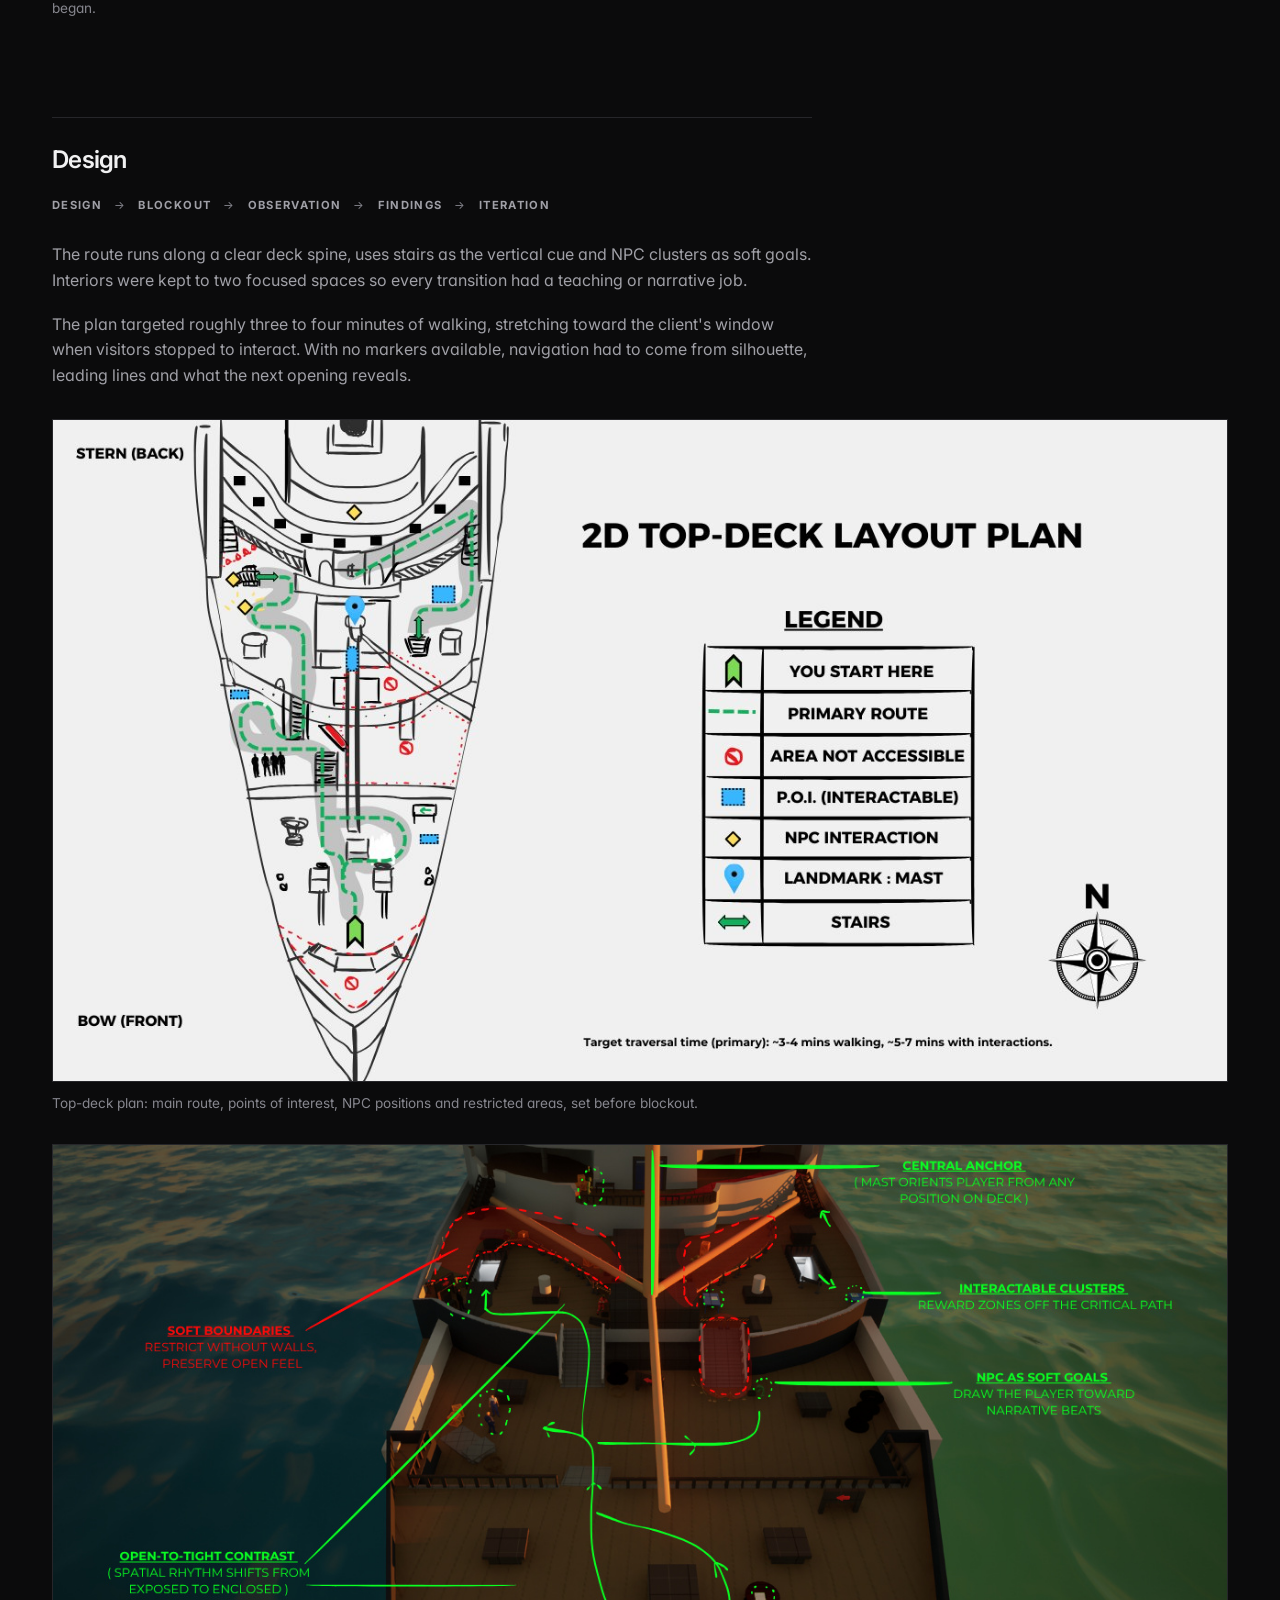
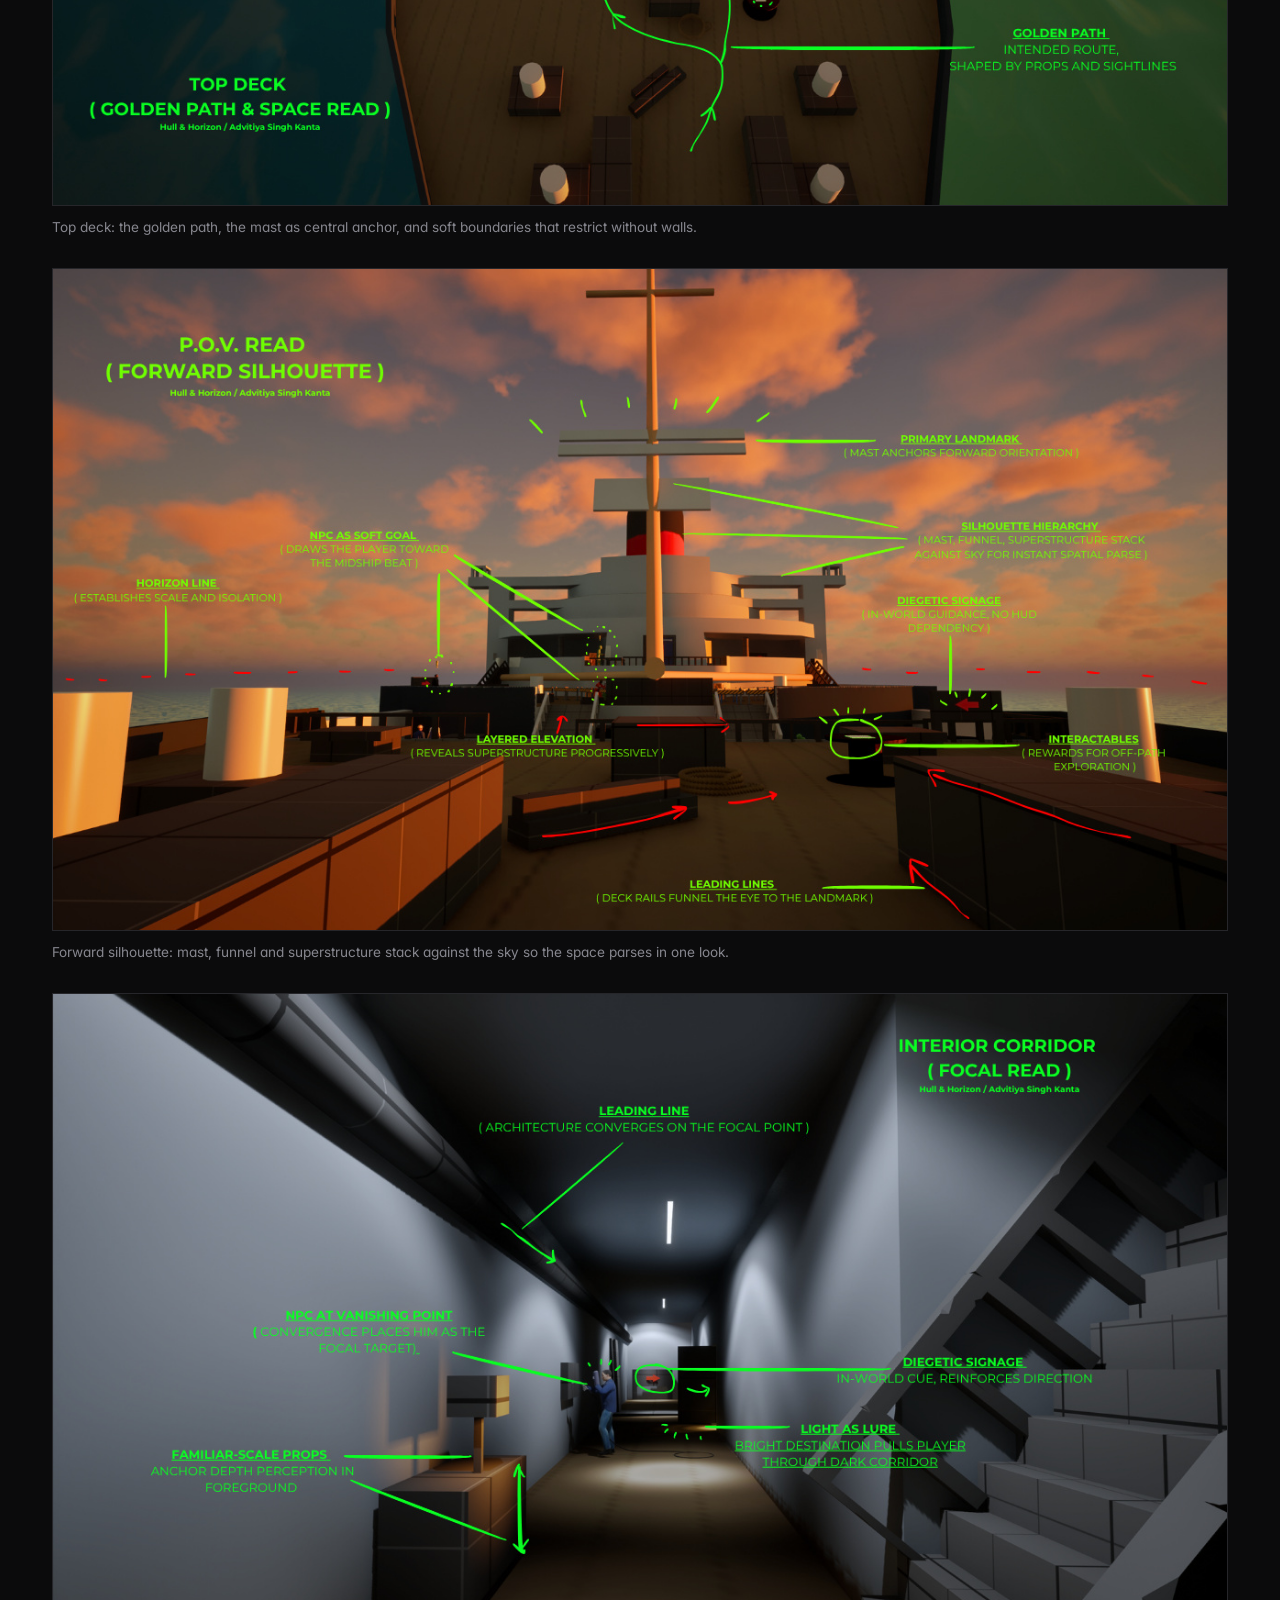
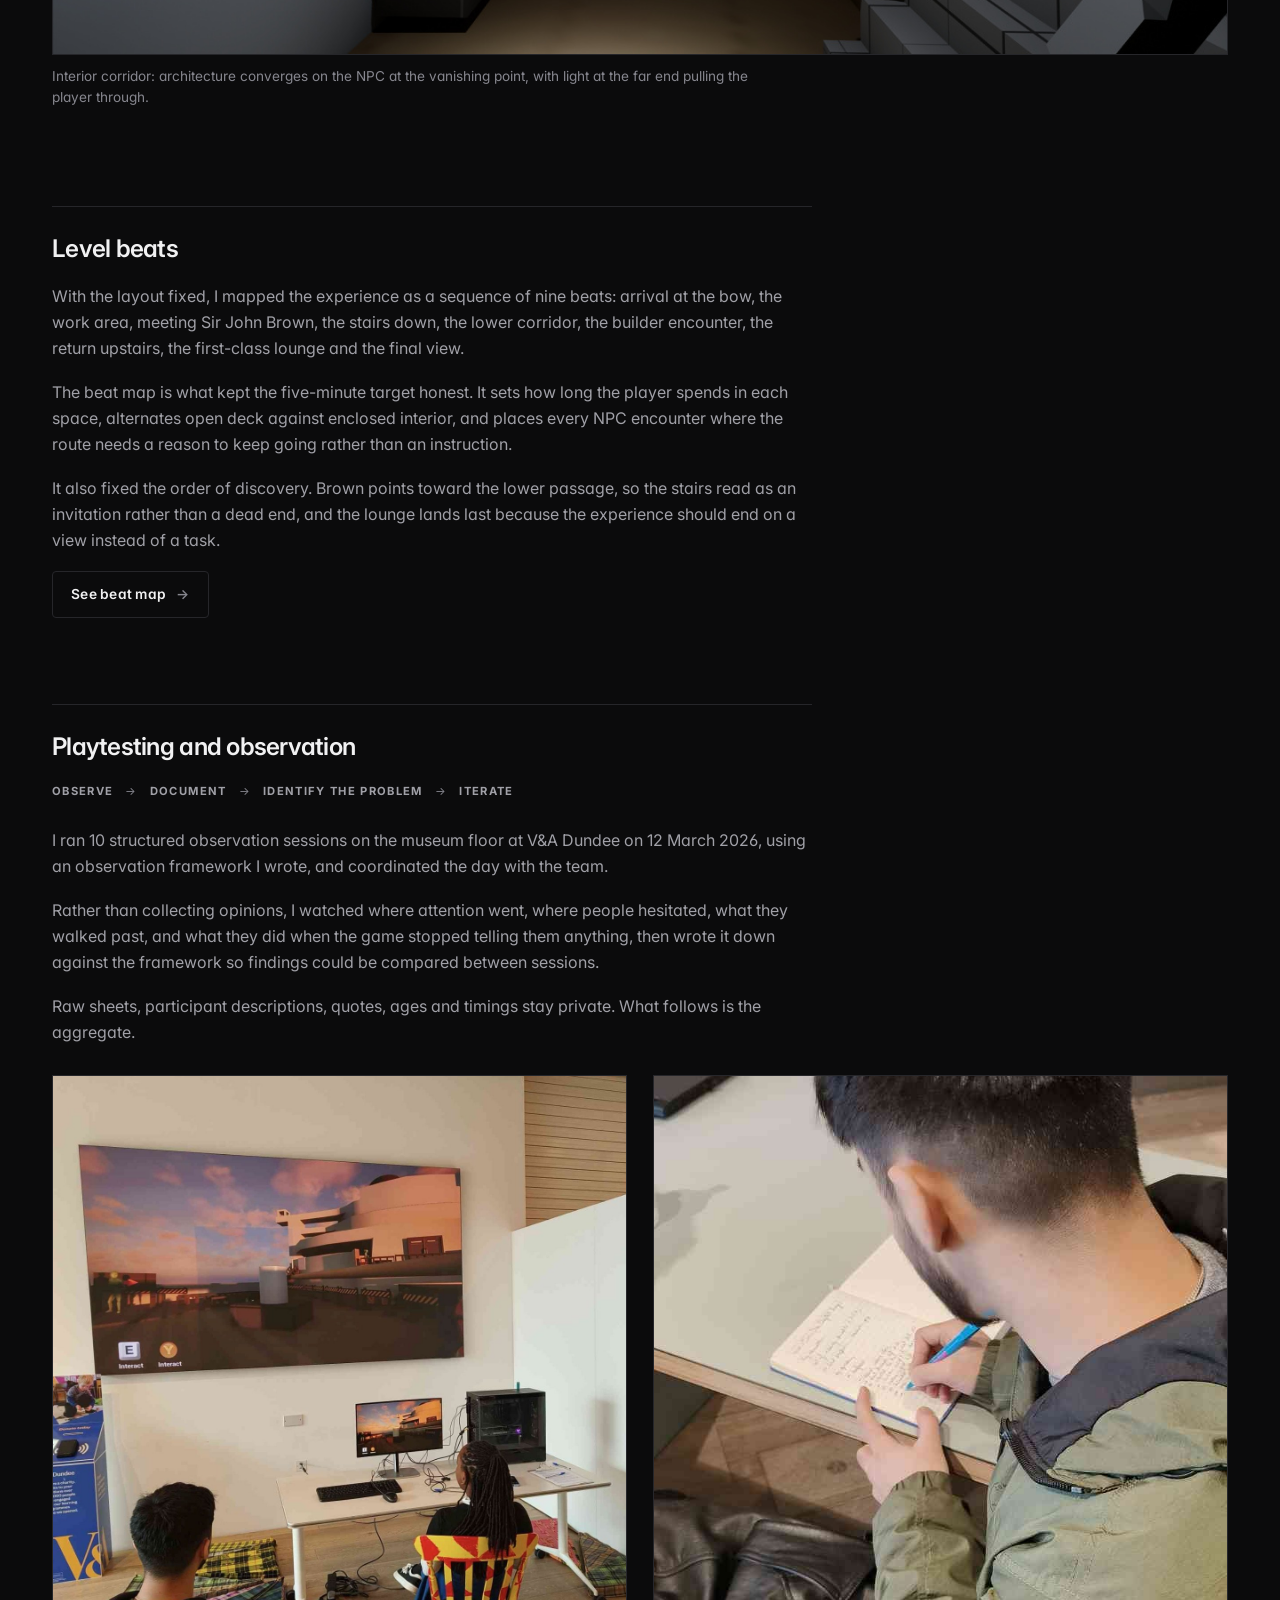
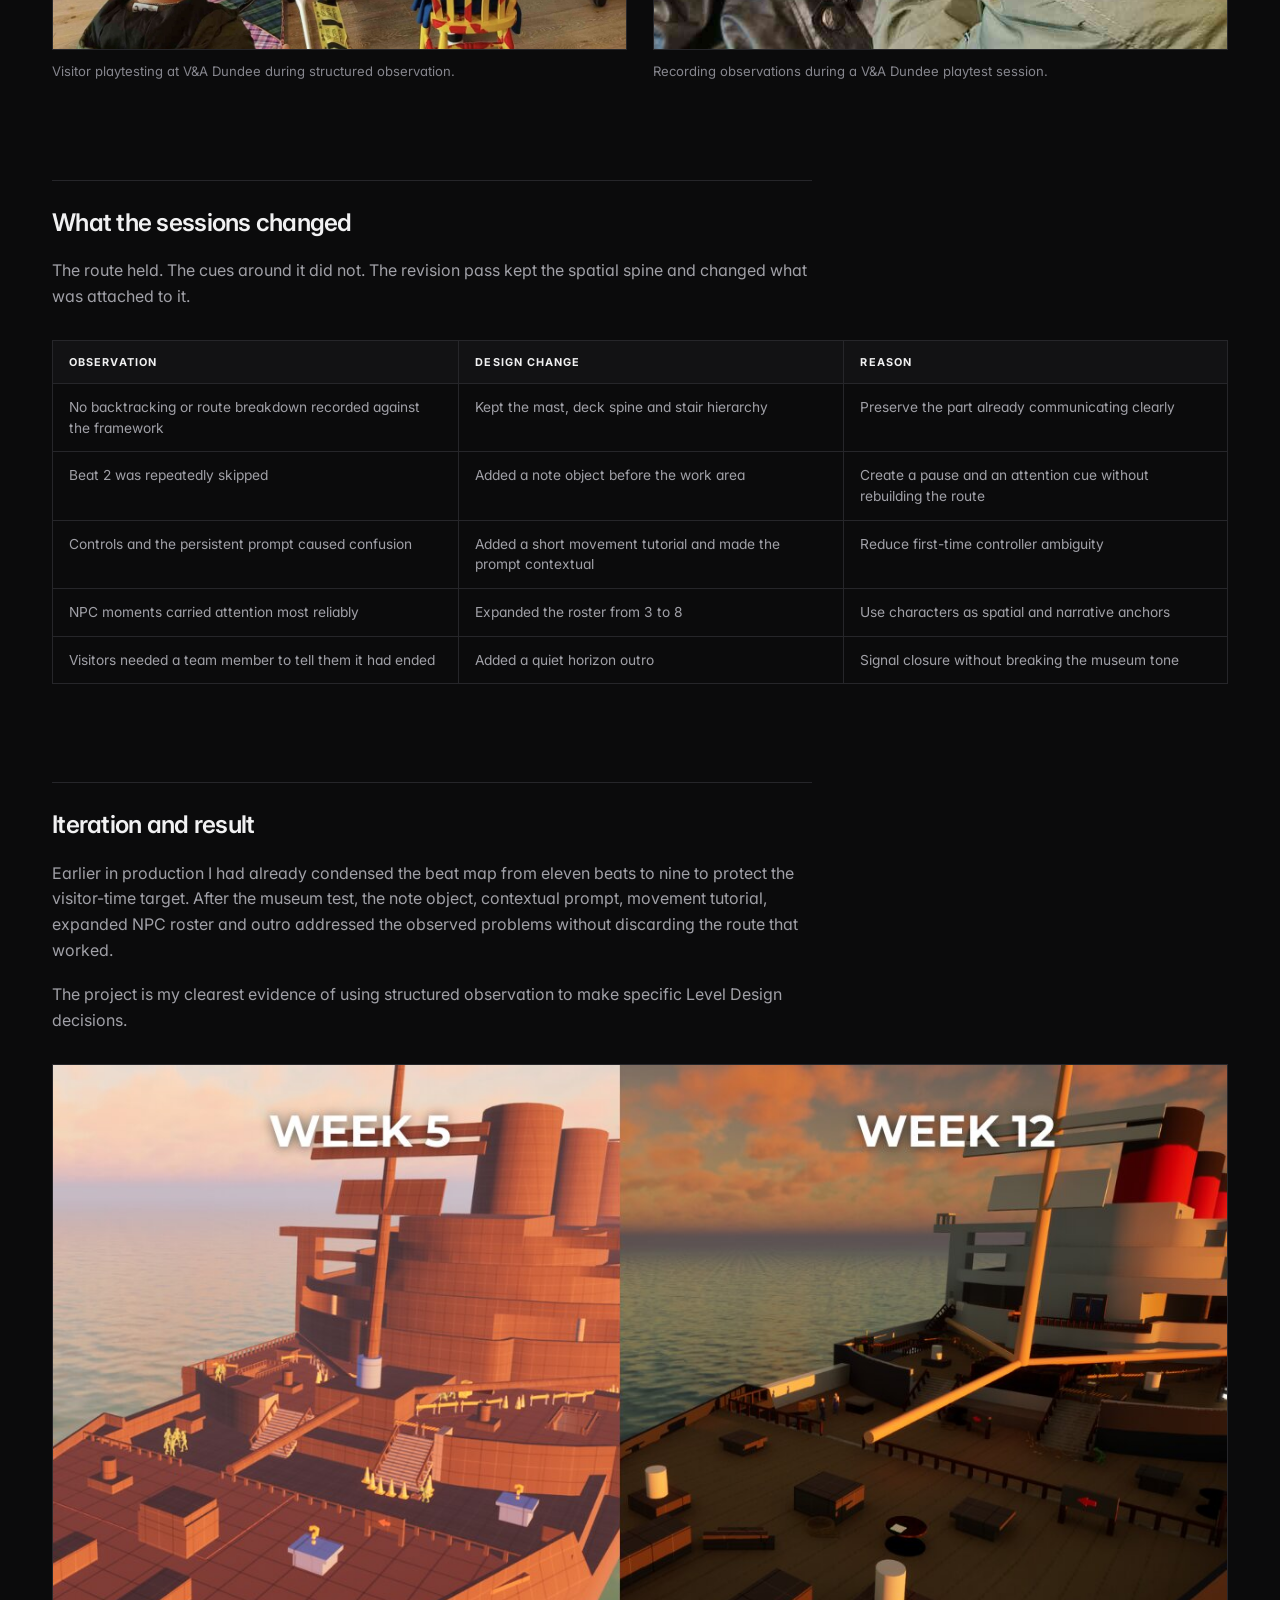
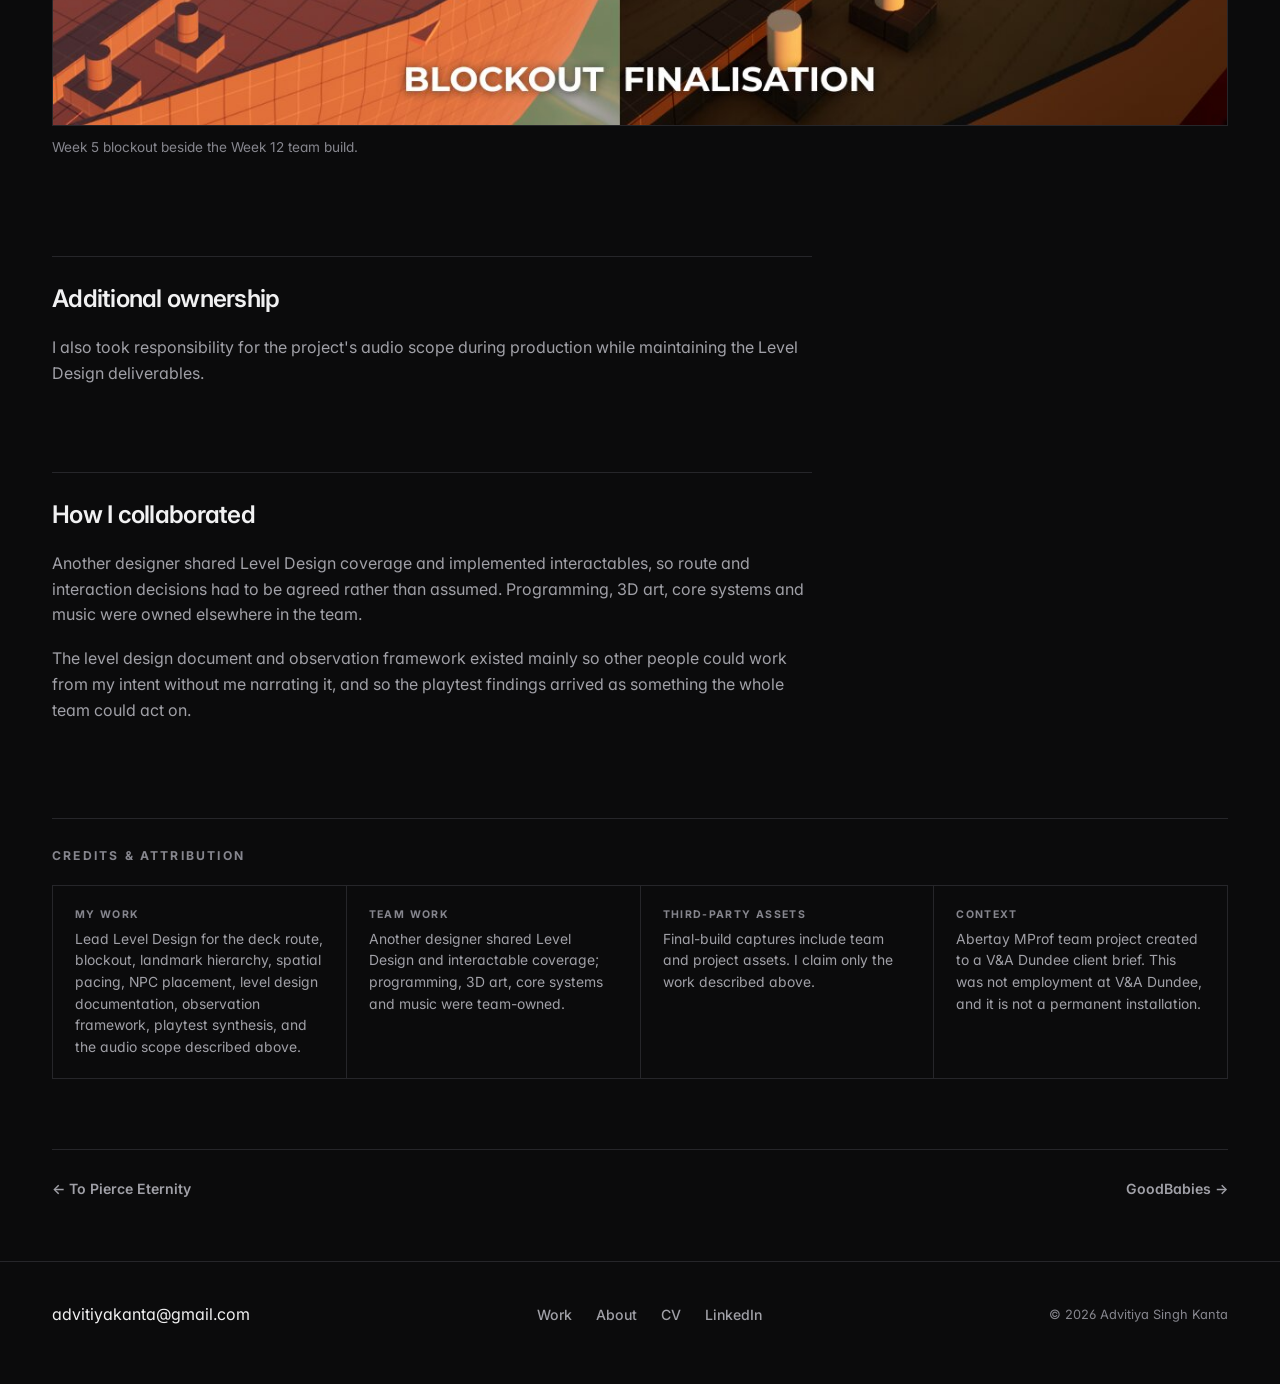
<file: work/hull-and-horizon/index.html>
<!DOCTYPE html>
<html lang="en">
<head>
  <meta charset="UTF-8">
  <meta name="viewport" content="width=device-width, initial-scale=1.0">
  <title>Hull &amp; Horizon | Advitiya Singh Kanta, Level Designer</title>
  <meta name="description" content="Lead Level Design on Hull &amp; Horizon, a V&amp;A Dundee client brief: deck route, landmark hierarchy, NPC placement, and iteration driven by 10 structured observation sessions.">
  <meta name="robots" content="index,follow">
  <link rel="canonical" href="https://advitiyakanta.github.io/work/hull-and-horizon/">
  <meta property="og:type" content="website">
  <meta property="og:title" content="Hull &amp; Horizon | Advitiya Singh Kanta, Level Designer">
  <meta property="og:description" content="Lead Level Design on Hull &amp; Horizon, a V&amp;A Dundee client brief: deck route, landmark hierarchy, NPC placement, and iteration driven by 10 structured observation sessions.">
  <meta property="og:url" content="https://advitiyakanta.github.io/work/hull-and-horizon/">
  <meta property="og:image" content="https://advitiyakanta.github.io/assets/projects/hull-and-horizon/bow-sunset.jpg">
  <meta name="twitter:card" content="summary_large_image">
  <meta name="twitter:title" content="Hull &amp; Horizon | Advitiya Singh Kanta, Level Designer">
  <meta name="twitter:description" content="Lead Level Design on Hull &amp; Horizon, a V&amp;A Dundee client brief: deck route, landmark hierarchy, NPC placement, and iteration driven by 10 structured observation sessions.">
  <meta name="twitter:image" content="https://advitiyakanta.github.io/assets/projects/hull-and-horizon/bow-sunset.jpg">
  <link rel="icon" href="../../assets/favicon.svg" type="image/svg+xml">
  <link rel="preconnect" href="https://fonts.googleapis.com">
  <link rel="preconnect" href="https://fonts.gstatic.com" crossorigin>
  <link href="https://fonts.googleapis.com/css2?family=Inter:wght@400;500;600;700&amp;display=swap" rel="stylesheet">
  <link rel="stylesheet" href="../../css/style.css">
</head>
<body class="inner project-page" data-project="hull-and-horizon" data-root="../../">
  <a class="skip-link" href="#main-content">Skip to project</a>

  <header class="site">
    <div class="wrap bar">
      <a class="brand" href="../../index.html">Advitiya Singh Kanta</a>
      <nav aria-label="Primary navigation">
        <a href="../../index.html#work">Work</a>
        <a href="../../about.html">About</a>
        <a href="https://www.linkedin.com/in/advitiyasinghkanta/" target="_blank" rel="noopener noreferrer">LinkedIn</a>
        <button class="menu-btn" type="button" id="menuBtn" aria-label="Open menu" aria-expanded="false" aria-controls="menuPanel"><span></span><span></span></button>
        <button class="theme-btn" type="button" id="themeBtn" aria-label="Switch to light colour theme" aria-pressed="false" title="Switch theme">
          <svg class="moon" viewBox="0 0 24 24" width="15" height="15" fill="none" stroke="currentColor" stroke-width="2" aria-hidden="true"><path d="M21 12.79A9 9 0 1 1 11.21 3 7 7 0 0 0 21 12.79z"/></svg>
          <svg class="sun" viewBox="0 0 24 24" width="15" height="15" fill="none" stroke="currentColor" stroke-width="2" aria-hidden="true"><circle cx="12" cy="12" r="4"/><path d="M12 2v2M12 20v2M4.9 4.9l1.4 1.4M17.7 17.7l1.4 1.4M2 12h2M20 12h2M4.9 19.1l1.4-1.4M17.7 6.3l1.4-1.4"/></svg>
        </button>
        <a class="cv" href="../../assets/downloads/Advitiya-Singh-Kanta-Level-Designer-CV.pdf" target="_blank" rel="noopener">CV</a>
      </nav>
    </div>
    <nav class="menu-panel" id="menuPanel" aria-label="Mobile navigation">
      <a href="../../index.html#work">Work</a>
      <a href="../../about.html">About</a>
      <a href="../../assets/downloads/Advitiya-Singh-Kanta-Level-Designer-CV.pdf" target="_blank" rel="noopener">CV</a>
      <a href="https://www.linkedin.com/in/advitiyasinghkanta/" target="_blank" rel="noopener noreferrer">LinkedIn</a>
      <a href="mailto:advitiyakanta@gmail.com">Email</a>
      <button class="theme-toggle" type="button" data-theme-toggle aria-pressed="false" aria-label="Switch to light colour theme">Switch to light colour theme</button>
    </nav>
  </header>

  <main class="page" id="main-content" tabindex="-1">
    <noscript><div class="wrap noscript-note"><p><strong>Hull &amp; Horizon:</strong> Lead Level Design on Hull &amp; Horizon, a V&amp;A Dundee client brief: deck route, landmark hierarchy, NPC placement, and iteration driven by 10 structured observation sessions.</p><p>JavaScript is required for the illustrated case study. Navigation and downloads remain available.</p></div></noscript>
    <div class="wrap">
      <a class="back" href="../../index.html#work"><span aria-hidden="true">←</span> Work</a>
      <div class="project-hero" id="project-hero">
        <h1>Level Design case study</h1>
        <p class="subtitle">Choose a project from the work page.</p>
      </div>
      <div id="project-media"></div>
      <section class="project-summary" id="project-summary" aria-label="Project at a glance"></section>
      <nav class="project-links" id="project-links" aria-label="Project links"></nav>
      <article class="case" id="case"></article>
      <section class="credits" id="credits"></section>
      <nav class="pager" id="pager" aria-label="Project pagination"></nav>
    </div>
  </main>

  <div class="lightbox" id="lightbox" role="dialog" aria-modal="true" aria-label="Expanded project image" hidden>
    <button class="lightbox-close" type="button" aria-label="Close expanded image">Close <span aria-hidden="true">×</span></button>
    <img src="[data-uri]" alt="">
    <p>Press Escape to close</p>
  </div>

  <footer class="site">
    <div class="wrap foot">
      <a class="mail" href="mailto:advitiyakanta@gmail.com">advitiyakanta@gmail.com</a>
      <nav class="foot-nav" aria-label="Footer navigation">
        <a href="../../index.html#work">Work</a><a href="../../about.html">About</a>
        <a href="../../assets/downloads/Advitiya-Singh-Kanta-Level-Designer-CV.pdf" target="_blank" rel="noopener">CV</a>
        <a href="https://www.linkedin.com/in/advitiyasinghkanta/" target="_blank" rel="noopener noreferrer">LinkedIn</a>
      </nav>
      <span class="foot-copy">© 2026 Advitiya Singh Kanta</span>
    </div>
  </footer>

  <script src="../../js/data.js"></script>
  <script src="../../js/image-meta.js"></script>
  <script src="../../js/project.js"></script>
  <script src="../../js/site.js"></script>
</body>
</html>
</file>
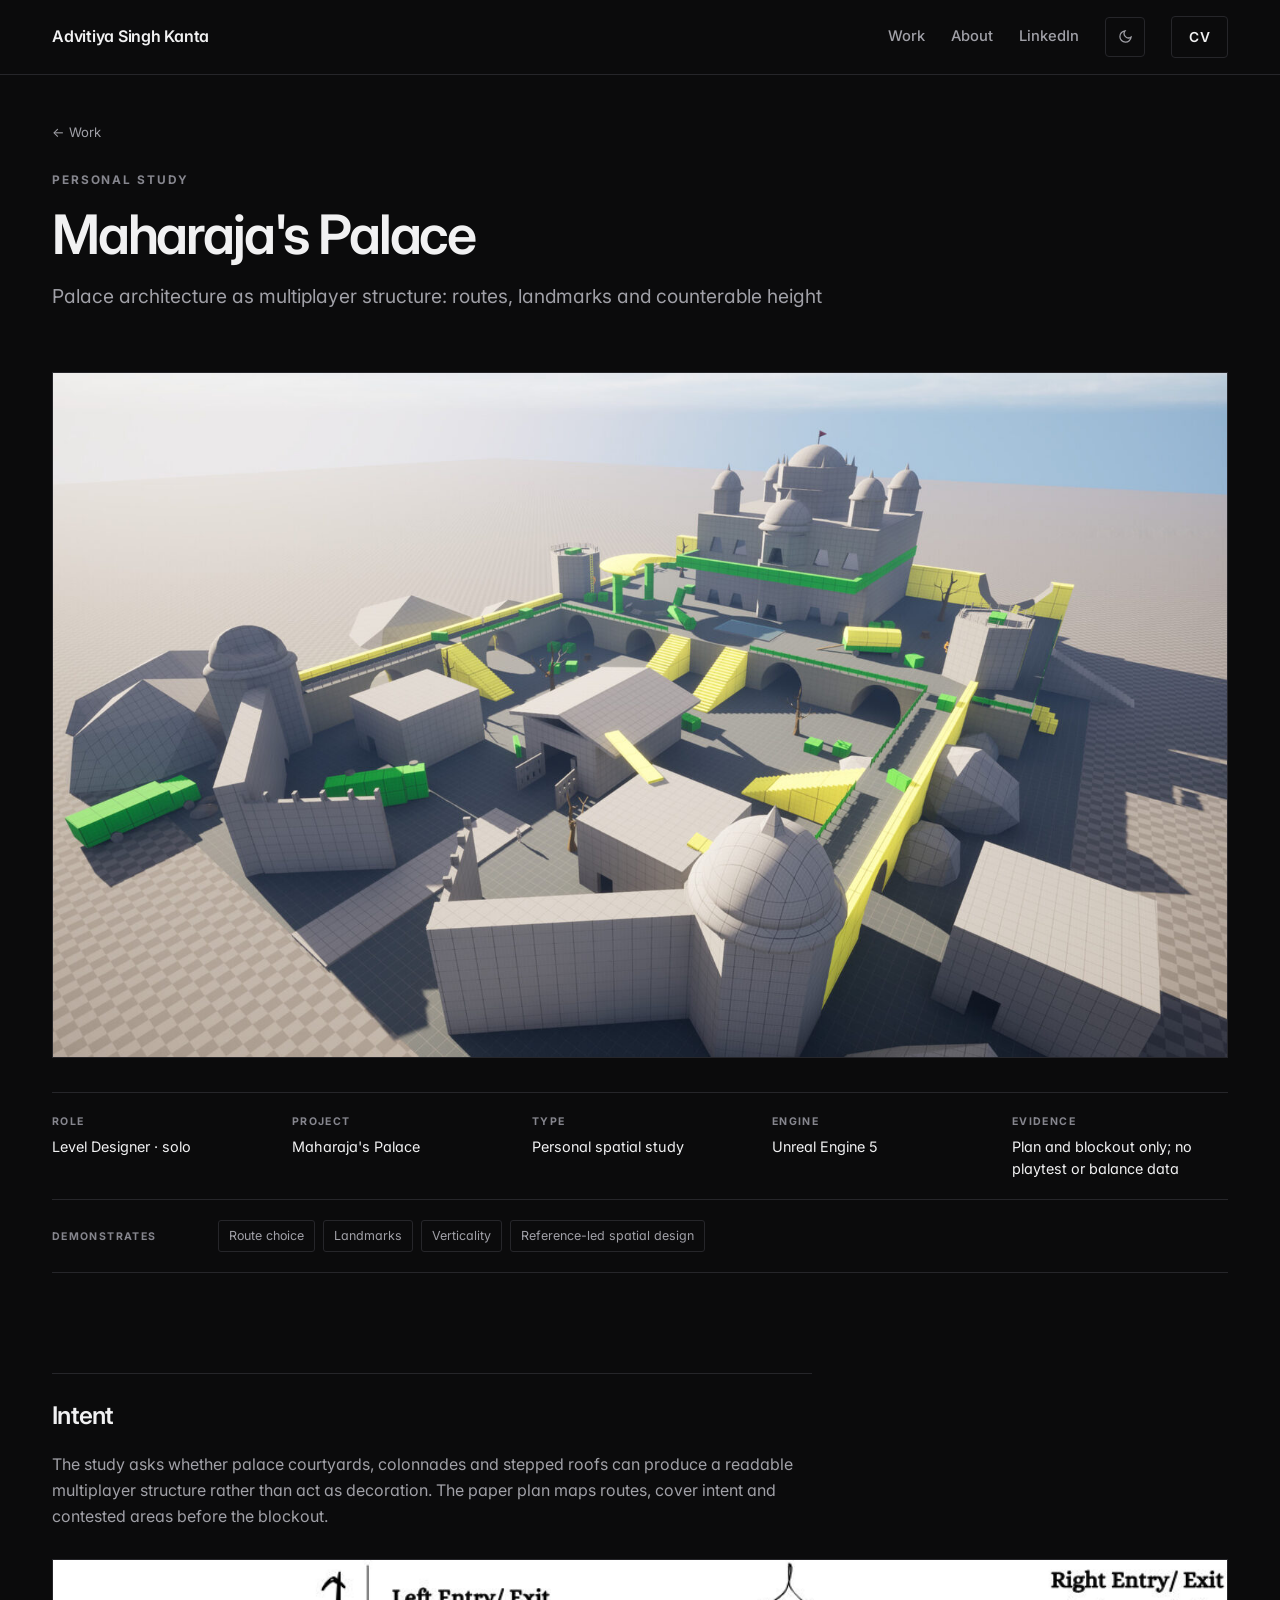
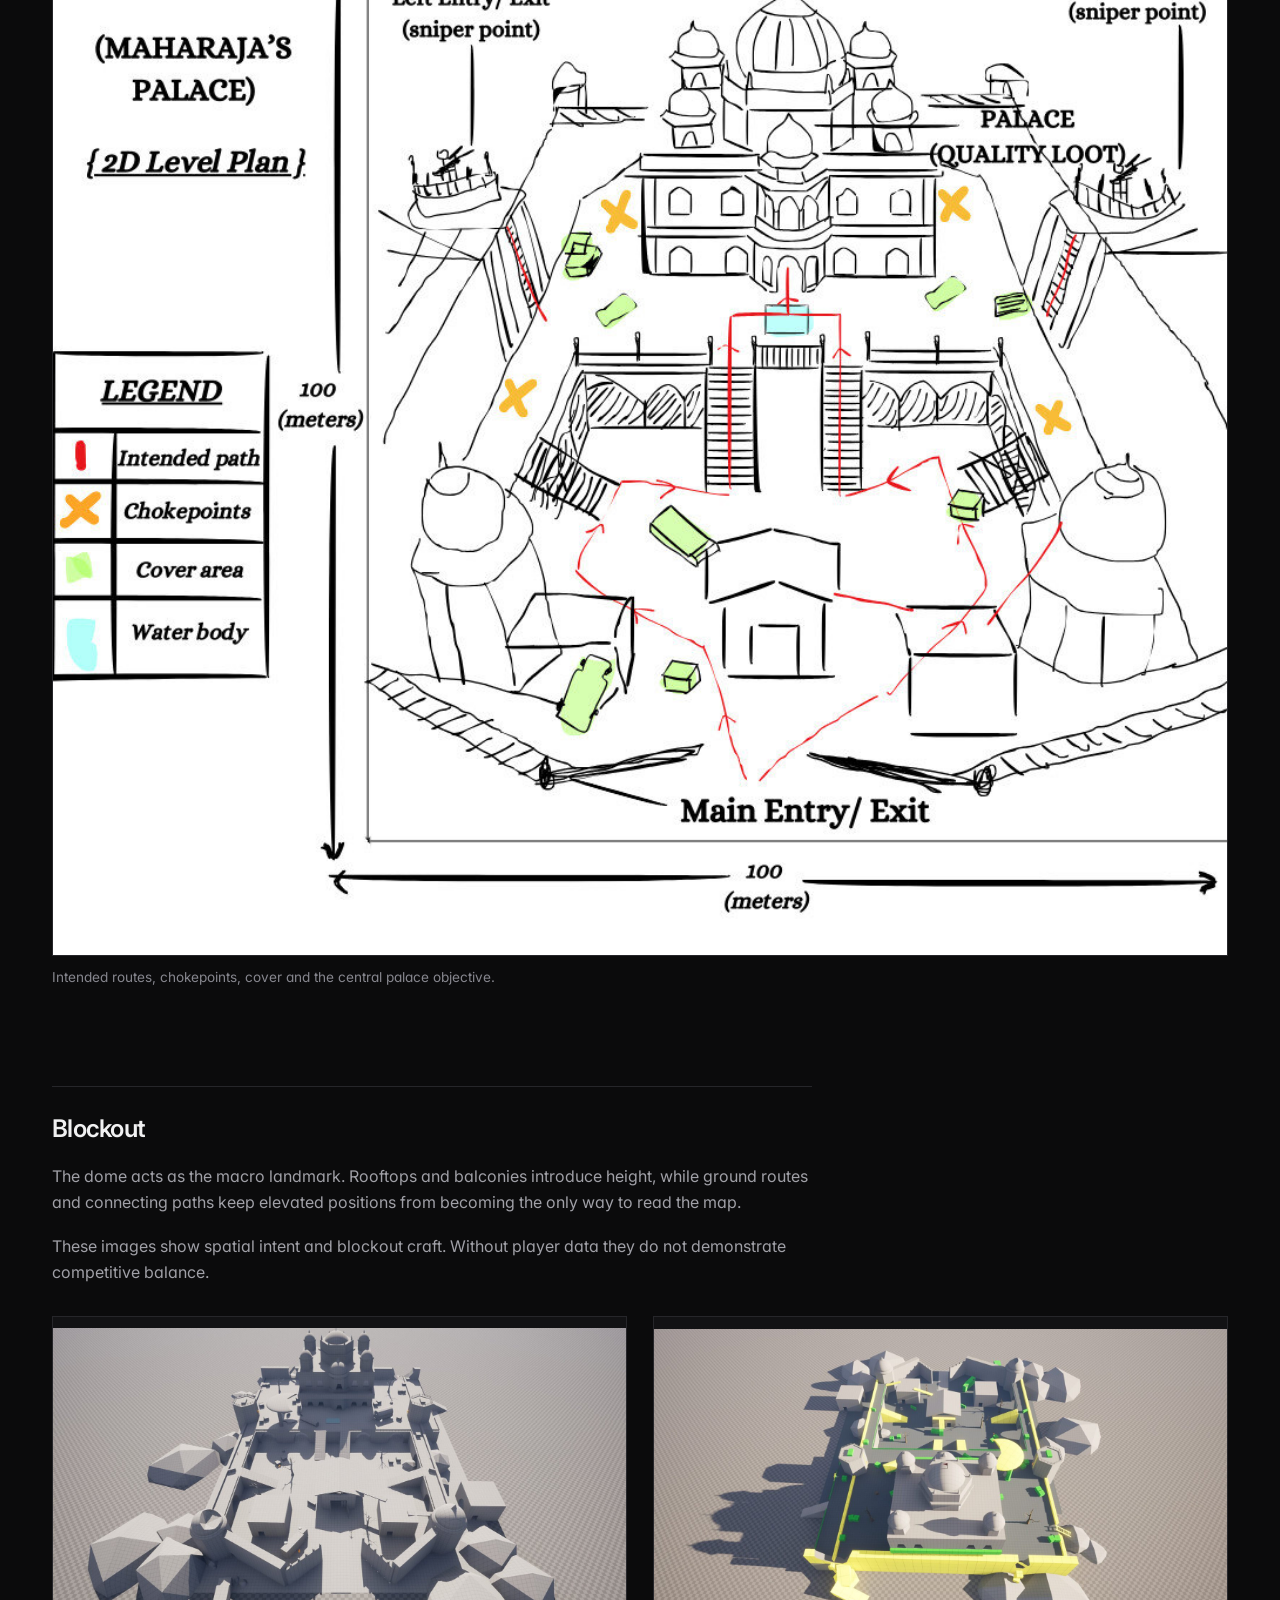
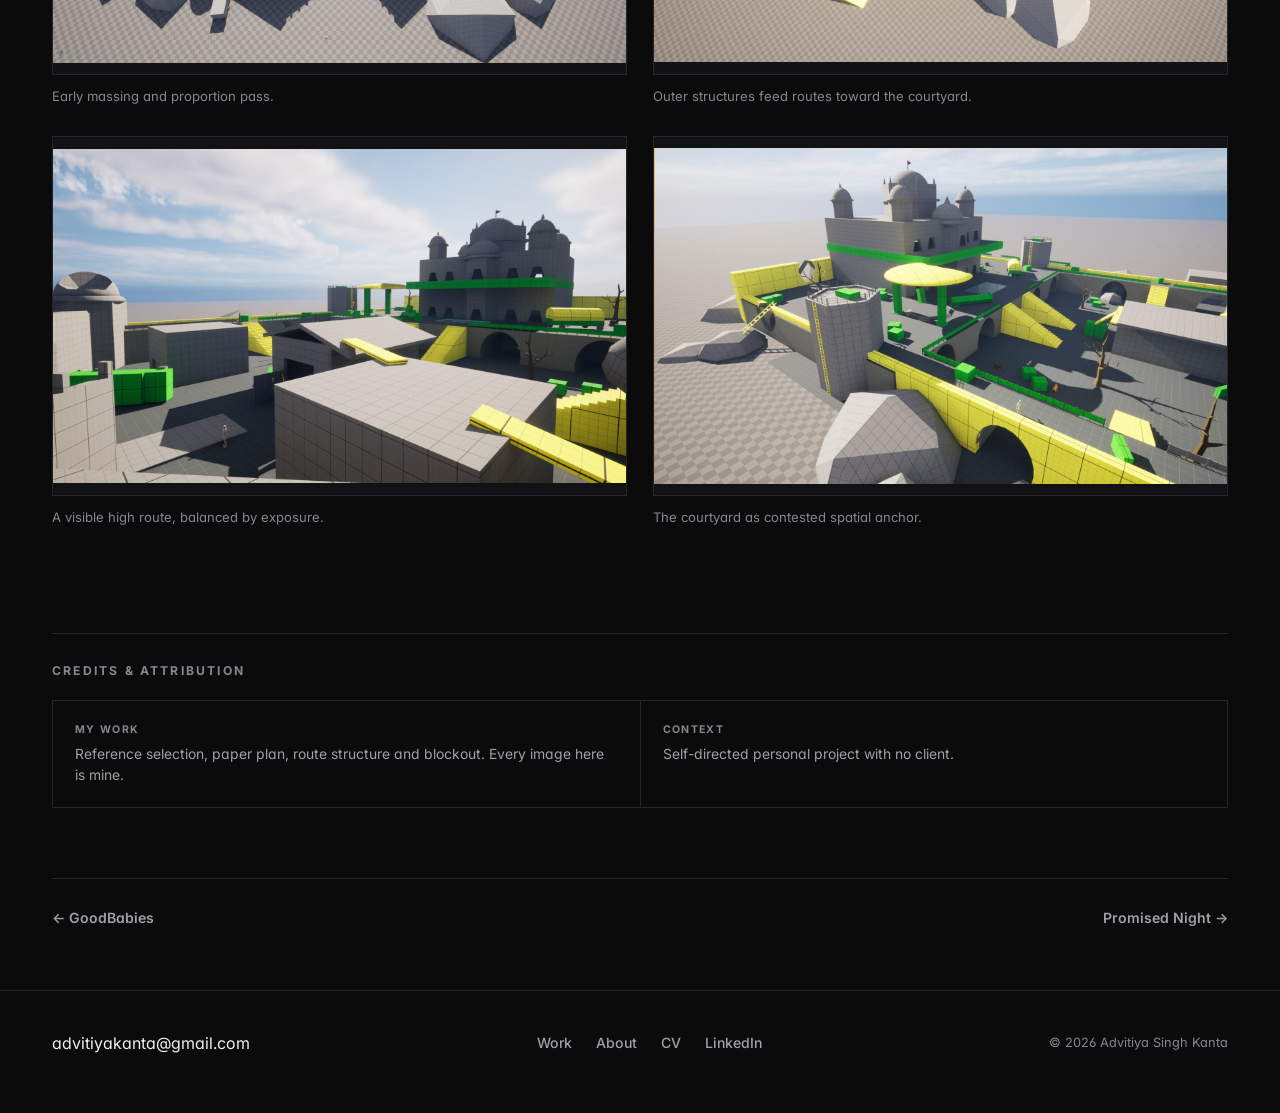
<file: work/maharajas-palace/index.html>
<!DOCTYPE html>
<html lang="en">
<head>
  <meta charset="UTF-8">
  <meta name="viewport" content="width=device-width, initial-scale=1.0">
  <title>Maharaja's Palace | Advitiya Singh Kanta, Level Designer</title>
  <meta name="description" content="A personal Unreal Engine 5 multiplayer spatial study using palace architecture to explore route choice, landmarks and vertical positioning.">
  <meta name="robots" content="index,follow">
  <link rel="canonical" href="https://advitiyakanta.github.io/work/maharajas-palace/">
  <meta property="og:type" content="website">
  <meta property="og:title" content="Maharaja's Palace | Advitiya Singh Kanta, Level Designer">
  <meta property="og:description" content="A personal Unreal Engine 5 multiplayer spatial study using palace architecture to explore route choice, landmarks and vertical positioning.">
  <meta property="og:url" content="https://advitiyakanta.github.io/work/maharajas-palace/">
  <meta property="og:image" content="https://advitiyakanta.github.io/assets/projects/maharajas-palace/aerial-full.jpg">
  <meta name="twitter:card" content="summary_large_image">
  <meta name="twitter:title" content="Maharaja's Palace | Advitiya Singh Kanta, Level Designer">
  <meta name="twitter:description" content="A personal Unreal Engine 5 multiplayer spatial study using palace architecture to explore route choice, landmarks and vertical positioning.">
  <meta name="twitter:image" content="https://advitiyakanta.github.io/assets/projects/maharajas-palace/aerial-full.jpg">
  <link rel="icon" href="../../assets/favicon.svg" type="image/svg+xml">
  <link rel="preconnect" href="https://fonts.googleapis.com">
  <link rel="preconnect" href="https://fonts.gstatic.com" crossorigin>
  <link href="https://fonts.googleapis.com/css2?family=Inter:wght@400;500;600;700&amp;display=swap" rel="stylesheet">
  <link rel="stylesheet" href="../../css/style.css">
</head>
<body class="inner project-page" data-project="maharajas-palace" data-root="../../">
  <a class="skip-link" href="#main-content">Skip to project</a>

  <header class="site">
    <div class="wrap bar">
      <a class="brand" href="../../index.html">Advitiya Singh Kanta</a>
      <nav aria-label="Primary navigation">
        <a href="../../index.html#work">Work</a>
        <a href="../../about.html">About</a>
        <a href="https://www.linkedin.com/in/advitiyasinghkanta/" target="_blank" rel="noopener noreferrer">LinkedIn</a>
        <button class="menu-btn" type="button" id="menuBtn" aria-label="Open menu" aria-expanded="false" aria-controls="menuPanel"><span></span><span></span></button>
        <button class="theme-btn" type="button" id="themeBtn" aria-label="Switch to light colour theme" aria-pressed="false" title="Switch theme">
          <svg class="moon" viewBox="0 0 24 24" width="15" height="15" fill="none" stroke="currentColor" stroke-width="2" aria-hidden="true"><path d="M21 12.79A9 9 0 1 1 11.21 3 7 7 0 0 0 21 12.79z"/></svg>
          <svg class="sun" viewBox="0 0 24 24" width="15" height="15" fill="none" stroke="currentColor" stroke-width="2" aria-hidden="true"><circle cx="12" cy="12" r="4"/><path d="M12 2v2M12 20v2M4.9 4.9l1.4 1.4M17.7 17.7l1.4 1.4M2 12h2M20 12h2M4.9 19.1l1.4-1.4M17.7 6.3l1.4-1.4"/></svg>
        </button>
        <a class="cv" href="../../assets/downloads/Advitiya-Singh-Kanta-Level-Designer-CV.pdf" target="_blank" rel="noopener">CV</a>
      </nav>
    </div>
    <nav class="menu-panel" id="menuPanel" aria-label="Mobile navigation">
      <a href="../../index.html#work">Work</a>
      <a href="../../about.html">About</a>
      <a href="../../assets/downloads/Advitiya-Singh-Kanta-Level-Designer-CV.pdf" target="_blank" rel="noopener">CV</a>
      <a href="https://www.linkedin.com/in/advitiyasinghkanta/" target="_blank" rel="noopener noreferrer">LinkedIn</a>
      <a href="mailto:advitiyakanta@gmail.com">Email</a>
      <button class="theme-toggle" type="button" data-theme-toggle aria-pressed="false" aria-label="Switch to light colour theme">Switch to light colour theme</button>
    </nav>
  </header>

  <main class="page" id="main-content" tabindex="-1">
    <noscript><div class="wrap noscript-note"><p><strong>Maharaja's Palace:</strong> A personal Unreal Engine 5 multiplayer spatial study using palace architecture to explore route choice, landmarks and vertical positioning.</p><p>JavaScript is required for the illustrated case study. Navigation and downloads remain available.</p></div></noscript>
    <div class="wrap">
      <a class="back" href="../../index.html#work"><span aria-hidden="true">←</span> Work</a>
      <div class="project-hero" id="project-hero">
        <h1>Level Design case study</h1>
        <p class="subtitle">Choose a project from the work page.</p>
      </div>
      <div id="project-media"></div>
      <section class="project-summary" id="project-summary" aria-label="Project at a glance"></section>
      <nav class="project-links" id="project-links" aria-label="Project links"></nav>
      <article class="case" id="case"></article>
      <section class="credits" id="credits"></section>
      <nav class="pager" id="pager" aria-label="Project pagination"></nav>
    </div>
  </main>

  <div class="lightbox" id="lightbox" role="dialog" aria-modal="true" aria-label="Expanded project image" hidden>
    <button class="lightbox-close" type="button" aria-label="Close expanded image">Close <span aria-hidden="true">×</span></button>
    <img src="[data-uri]" alt="">
    <p>Press Escape to close</p>
  </div>

  <footer class="site">
    <div class="wrap foot">
      <a class="mail" href="mailto:advitiyakanta@gmail.com">advitiyakanta@gmail.com</a>
      <nav class="foot-nav" aria-label="Footer navigation">
        <a href="../../index.html#work">Work</a><a href="../../about.html">About</a>
        <a href="../../assets/downloads/Advitiya-Singh-Kanta-Level-Designer-CV.pdf" target="_blank" rel="noopener">CV</a>
        <a href="https://www.linkedin.com/in/advitiyasinghkanta/" target="_blank" rel="noopener noreferrer">LinkedIn</a>
      </nav>
      <span class="foot-copy">© 2026 Advitiya Singh Kanta</span>
    </div>
  </footer>

  <script src="../../js/data.js"></script>
  <script src="../../js/image-meta.js"></script>
  <script src="../../js/project.js"></script>
  <script src="../../js/site.js"></script>
</body>
</html>
</file>
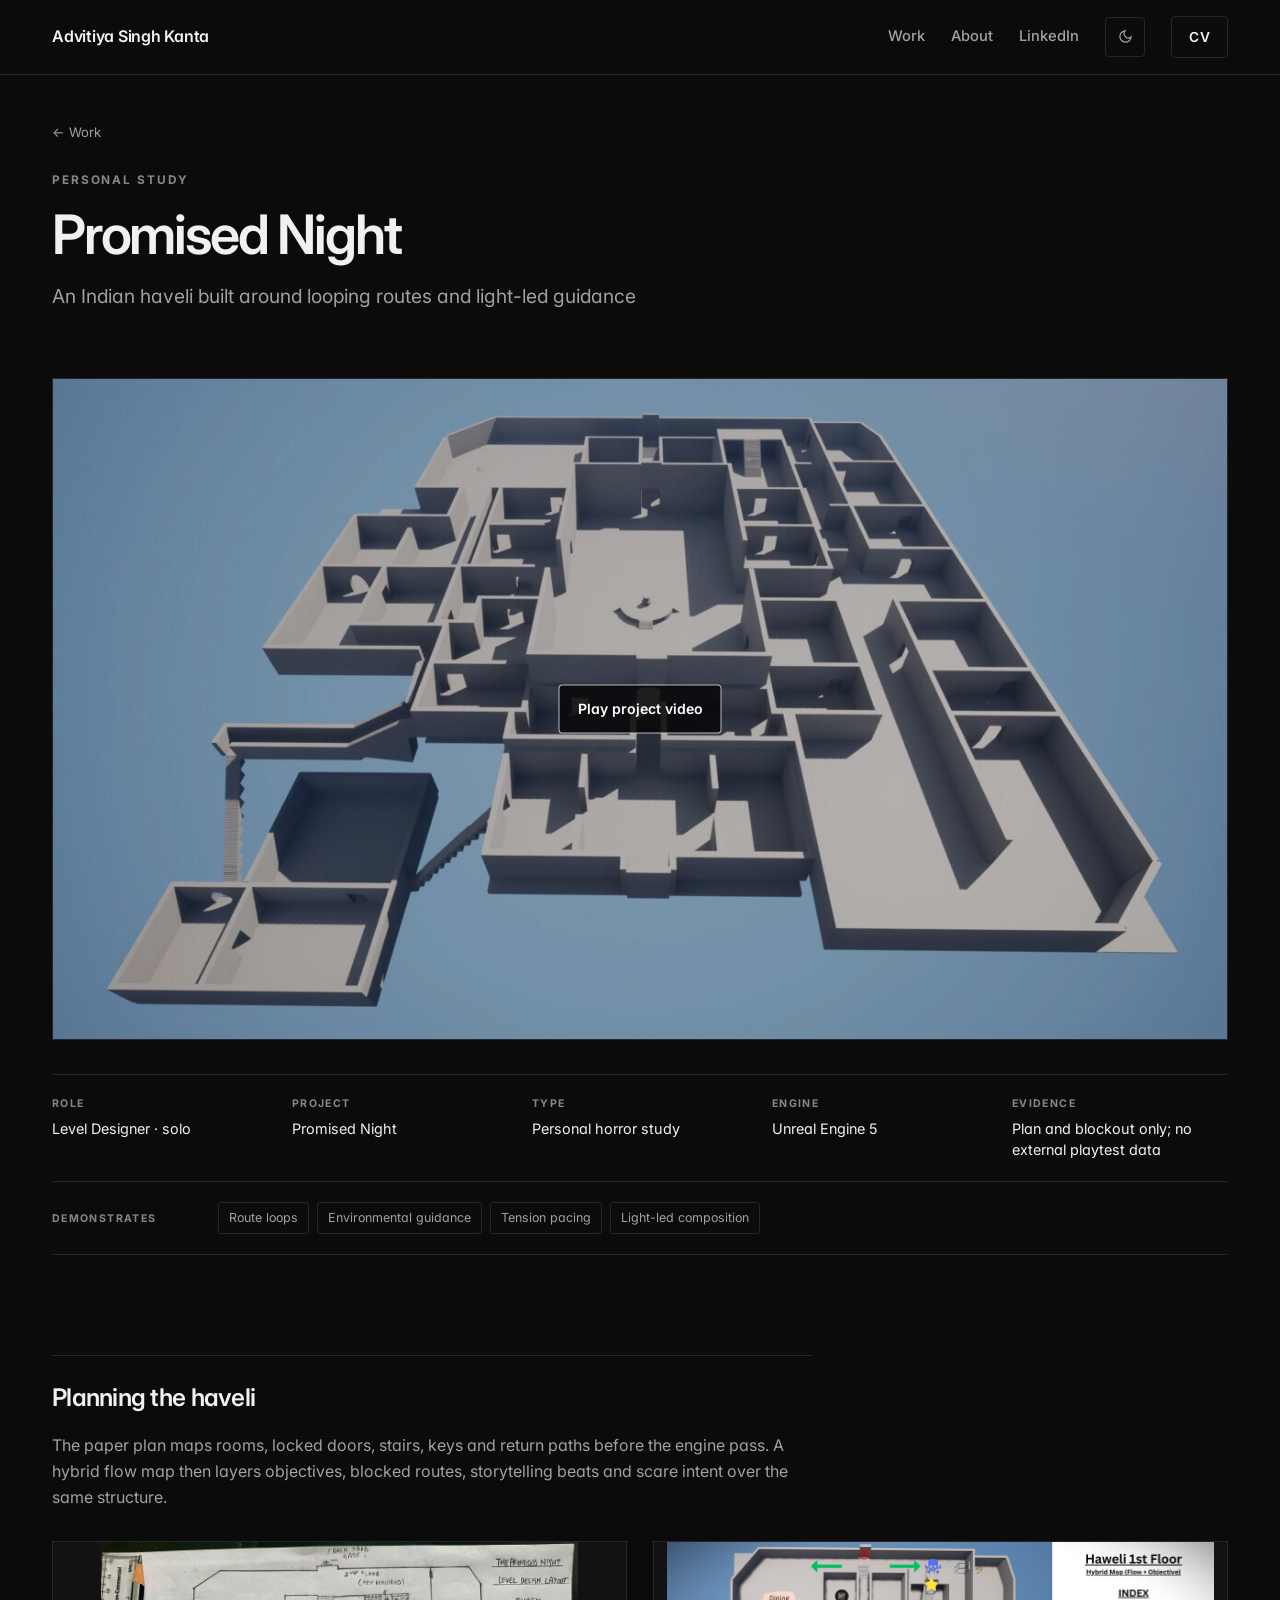
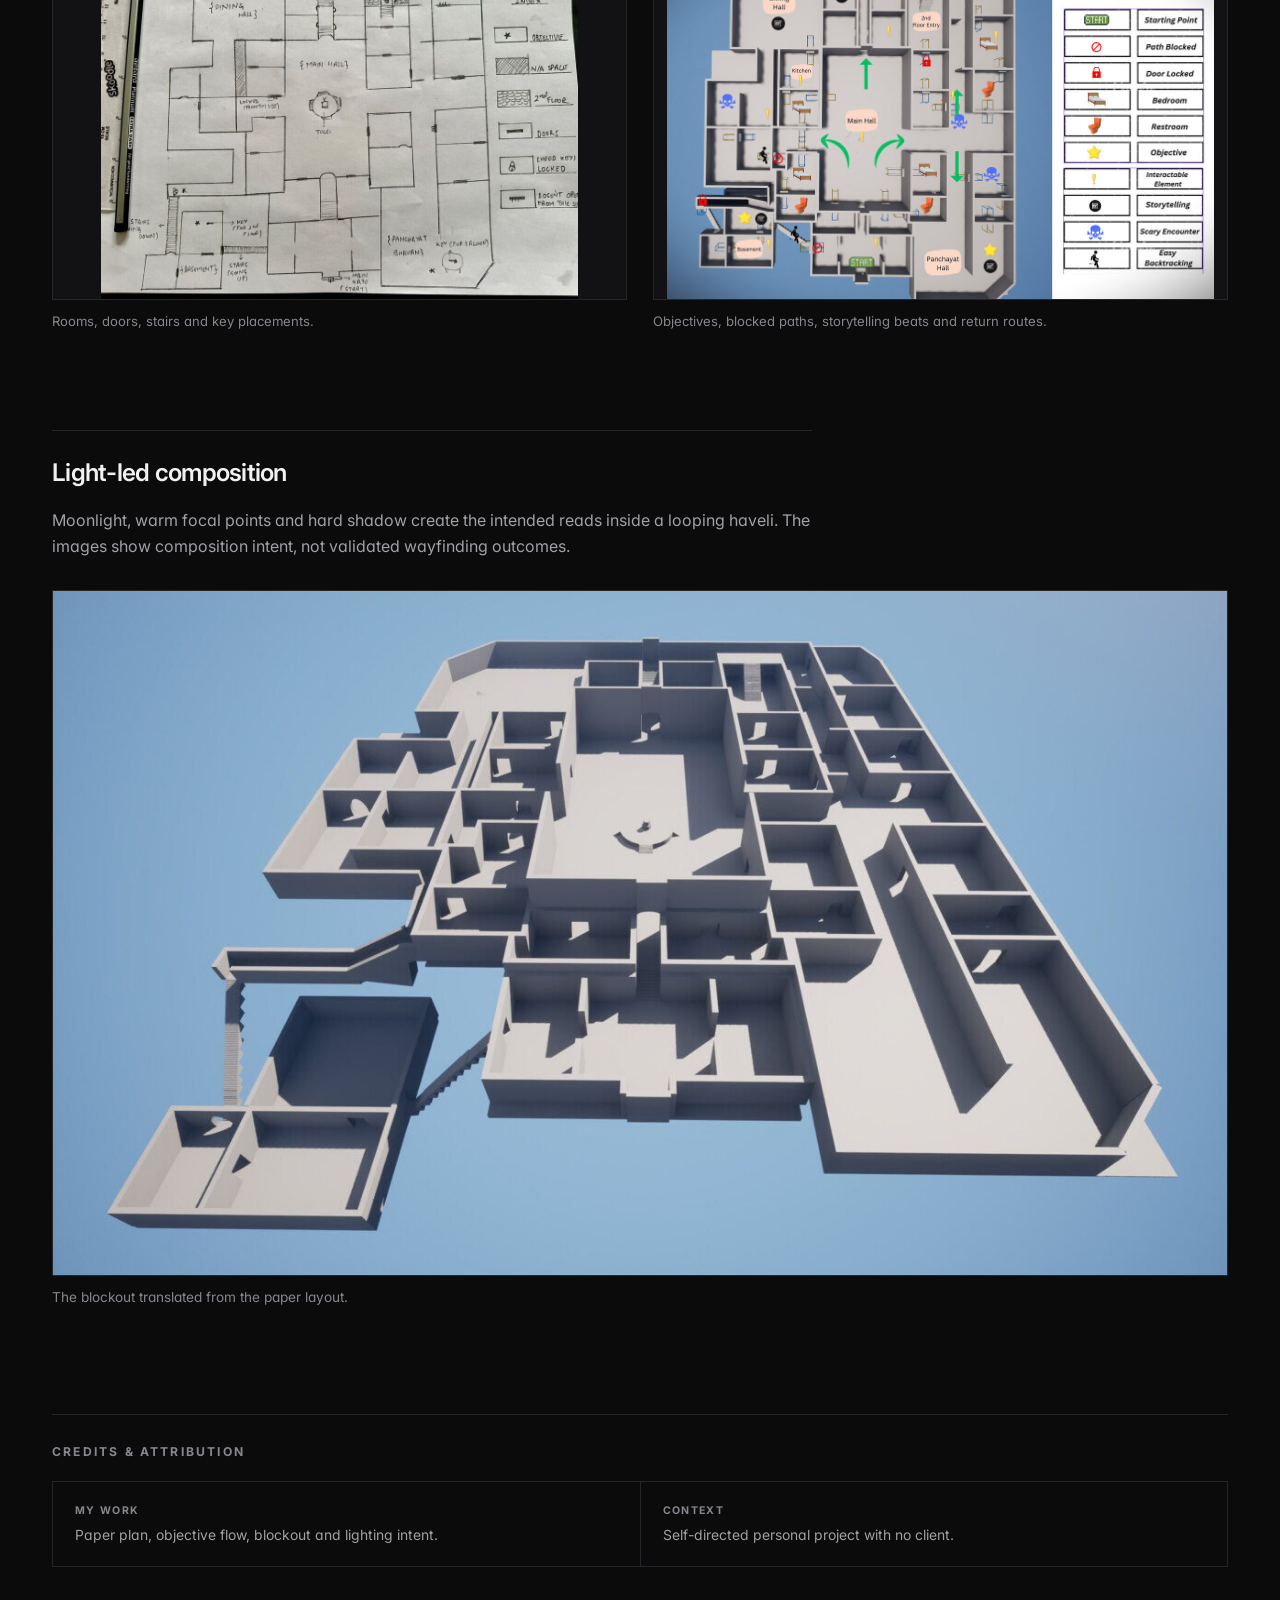
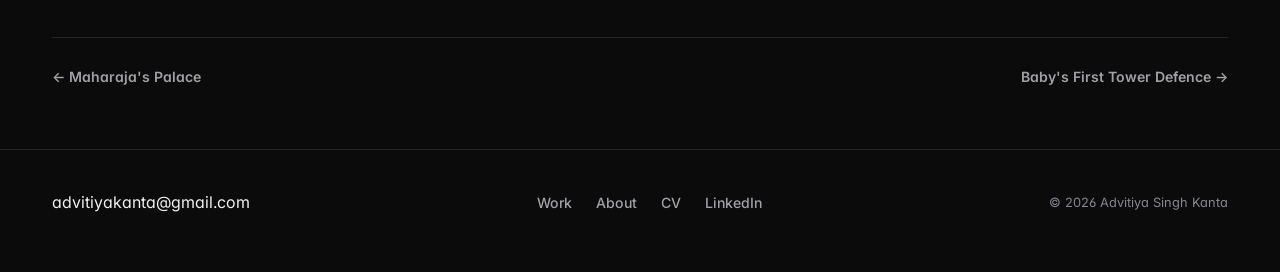
<file: work/promised-night/index.html>
<!DOCTYPE html>
<html lang="en">
<head>
  <meta charset="UTF-8">
  <meta name="viewport" content="width=device-width, initial-scale=1.0">
  <title>Promised Night | Advitiya Singh Kanta, Level Designer</title>
  <meta name="description" content="A personal Unreal Engine 5 horror spatial study using an Indian haveli, looping routes and light-led composition.">
  <meta name="robots" content="index,follow">
  <link rel="canonical" href="https://advitiyakanta.github.io/work/promised-night/">
  <meta property="og:type" content="website">
  <meta property="og:title" content="Promised Night | Advitiya Singh Kanta, Level Designer">
  <meta property="og:description" content="A personal Unreal Engine 5 horror spatial study using an Indian haveli, looping routes and light-led composition.">
  <meta property="og:url" content="https://advitiyakanta.github.io/work/promised-night/">
  <meta property="og:image" content="https://advitiyakanta.github.io/assets/projects/promised-night/blockout-floorplan.jpg">
  <meta name="twitter:card" content="summary_large_image">
  <meta name="twitter:title" content="Promised Night | Advitiya Singh Kanta, Level Designer">
  <meta name="twitter:description" content="A personal Unreal Engine 5 horror spatial study using an Indian haveli, looping routes and light-led composition.">
  <meta name="twitter:image" content="https://advitiyakanta.github.io/assets/projects/promised-night/blockout-floorplan.jpg">
  <link rel="icon" href="../../assets/favicon.svg" type="image/svg+xml">
  <link rel="preconnect" href="https://fonts.googleapis.com">
  <link rel="preconnect" href="https://fonts.gstatic.com" crossorigin>
  <link href="https://fonts.googleapis.com/css2?family=Inter:wght@400;500;600;700&amp;display=swap" rel="stylesheet">
  <link rel="stylesheet" href="../../css/style.css">
</head>
<body class="inner project-page" data-project="promised-night" data-root="../../">
  <a class="skip-link" href="#main-content">Skip to project</a>

  <header class="site">
    <div class="wrap bar">
      <a class="brand" href="../../index.html">Advitiya Singh Kanta</a>
      <nav aria-label="Primary navigation">
        <a href="../../index.html#work">Work</a>
        <a href="../../about.html">About</a>
        <a href="https://www.linkedin.com/in/advitiyasinghkanta/" target="_blank" rel="noopener noreferrer">LinkedIn</a>
        <button class="menu-btn" type="button" id="menuBtn" aria-label="Open menu" aria-expanded="false" aria-controls="menuPanel"><span></span><span></span></button>
        <button class="theme-btn" type="button" id="themeBtn" aria-label="Switch to light colour theme" aria-pressed="false" title="Switch theme">
          <svg class="moon" viewBox="0 0 24 24" width="15" height="15" fill="none" stroke="currentColor" stroke-width="2" aria-hidden="true"><path d="M21 12.79A9 9 0 1 1 11.21 3 7 7 0 0 0 21 12.79z"/></svg>
          <svg class="sun" viewBox="0 0 24 24" width="15" height="15" fill="none" stroke="currentColor" stroke-width="2" aria-hidden="true"><circle cx="12" cy="12" r="4"/><path d="M12 2v2M12 20v2M4.9 4.9l1.4 1.4M17.7 17.7l1.4 1.4M2 12h2M20 12h2M4.9 19.1l1.4-1.4M17.7 6.3l1.4-1.4"/></svg>
        </button>
        <a class="cv" href="../../assets/downloads/Advitiya-Singh-Kanta-Level-Designer-CV.pdf" target="_blank" rel="noopener">CV</a>
      </nav>
    </div>
    <nav class="menu-panel" id="menuPanel" aria-label="Mobile navigation">
      <a href="../../index.html#work">Work</a>
      <a href="../../about.html">About</a>
      <a href="../../assets/downloads/Advitiya-Singh-Kanta-Level-Designer-CV.pdf" target="_blank" rel="noopener">CV</a>
      <a href="https://www.linkedin.com/in/advitiyasinghkanta/" target="_blank" rel="noopener noreferrer">LinkedIn</a>
      <a href="mailto:advitiyakanta@gmail.com">Email</a>
      <button class="theme-toggle" type="button" data-theme-toggle aria-pressed="false" aria-label="Switch to light colour theme">Switch to light colour theme</button>
    </nav>
  </header>

  <main class="page" id="main-content" tabindex="-1">
    <noscript><div class="wrap noscript-note"><p><strong>Promised Night:</strong> A personal Unreal Engine 5 horror spatial study using an Indian haveli, looping routes and light-led composition.</p><p>JavaScript is required for the illustrated case study. Navigation and downloads remain available.</p></div></noscript>
    <div class="wrap">
      <a class="back" href="../../index.html#work"><span aria-hidden="true">←</span> Work</a>
      <div class="project-hero" id="project-hero">
        <h1>Level Design case study</h1>
        <p class="subtitle">Choose a project from the work page.</p>
      </div>
      <div id="project-media"></div>
      <section class="project-summary" id="project-summary" aria-label="Project at a glance"></section>
      <nav class="project-links" id="project-links" aria-label="Project links"></nav>
      <article class="case" id="case"></article>
      <section class="credits" id="credits"></section>
      <nav class="pager" id="pager" aria-label="Project pagination"></nav>
    </div>
  </main>

  <div class="lightbox" id="lightbox" role="dialog" aria-modal="true" aria-label="Expanded project image" hidden>
    <button class="lightbox-close" type="button" aria-label="Close expanded image">Close <span aria-hidden="true">×</span></button>
    <img src="[data-uri]" alt="">
    <p>Press Escape to close</p>
  </div>

  <footer class="site">
    <div class="wrap foot">
      <a class="mail" href="mailto:advitiyakanta@gmail.com">advitiyakanta@gmail.com</a>
      <nav class="foot-nav" aria-label="Footer navigation">
        <a href="../../index.html#work">Work</a><a href="../../about.html">About</a>
        <a href="../../assets/downloads/Advitiya-Singh-Kanta-Level-Designer-CV.pdf" target="_blank" rel="noopener">CV</a>
        <a href="https://www.linkedin.com/in/advitiyasinghkanta/" target="_blank" rel="noopener noreferrer">LinkedIn</a>
      </nav>
      <span class="foot-copy">© 2026 Advitiya Singh Kanta</span>
    </div>
  </footer>

  <script src="../../js/data.js"></script>
  <script src="../../js/image-meta.js"></script>
  <script src="../../js/project.js"></script>
  <script src="../../js/site.js"></script>
</body>
</html>
</file>
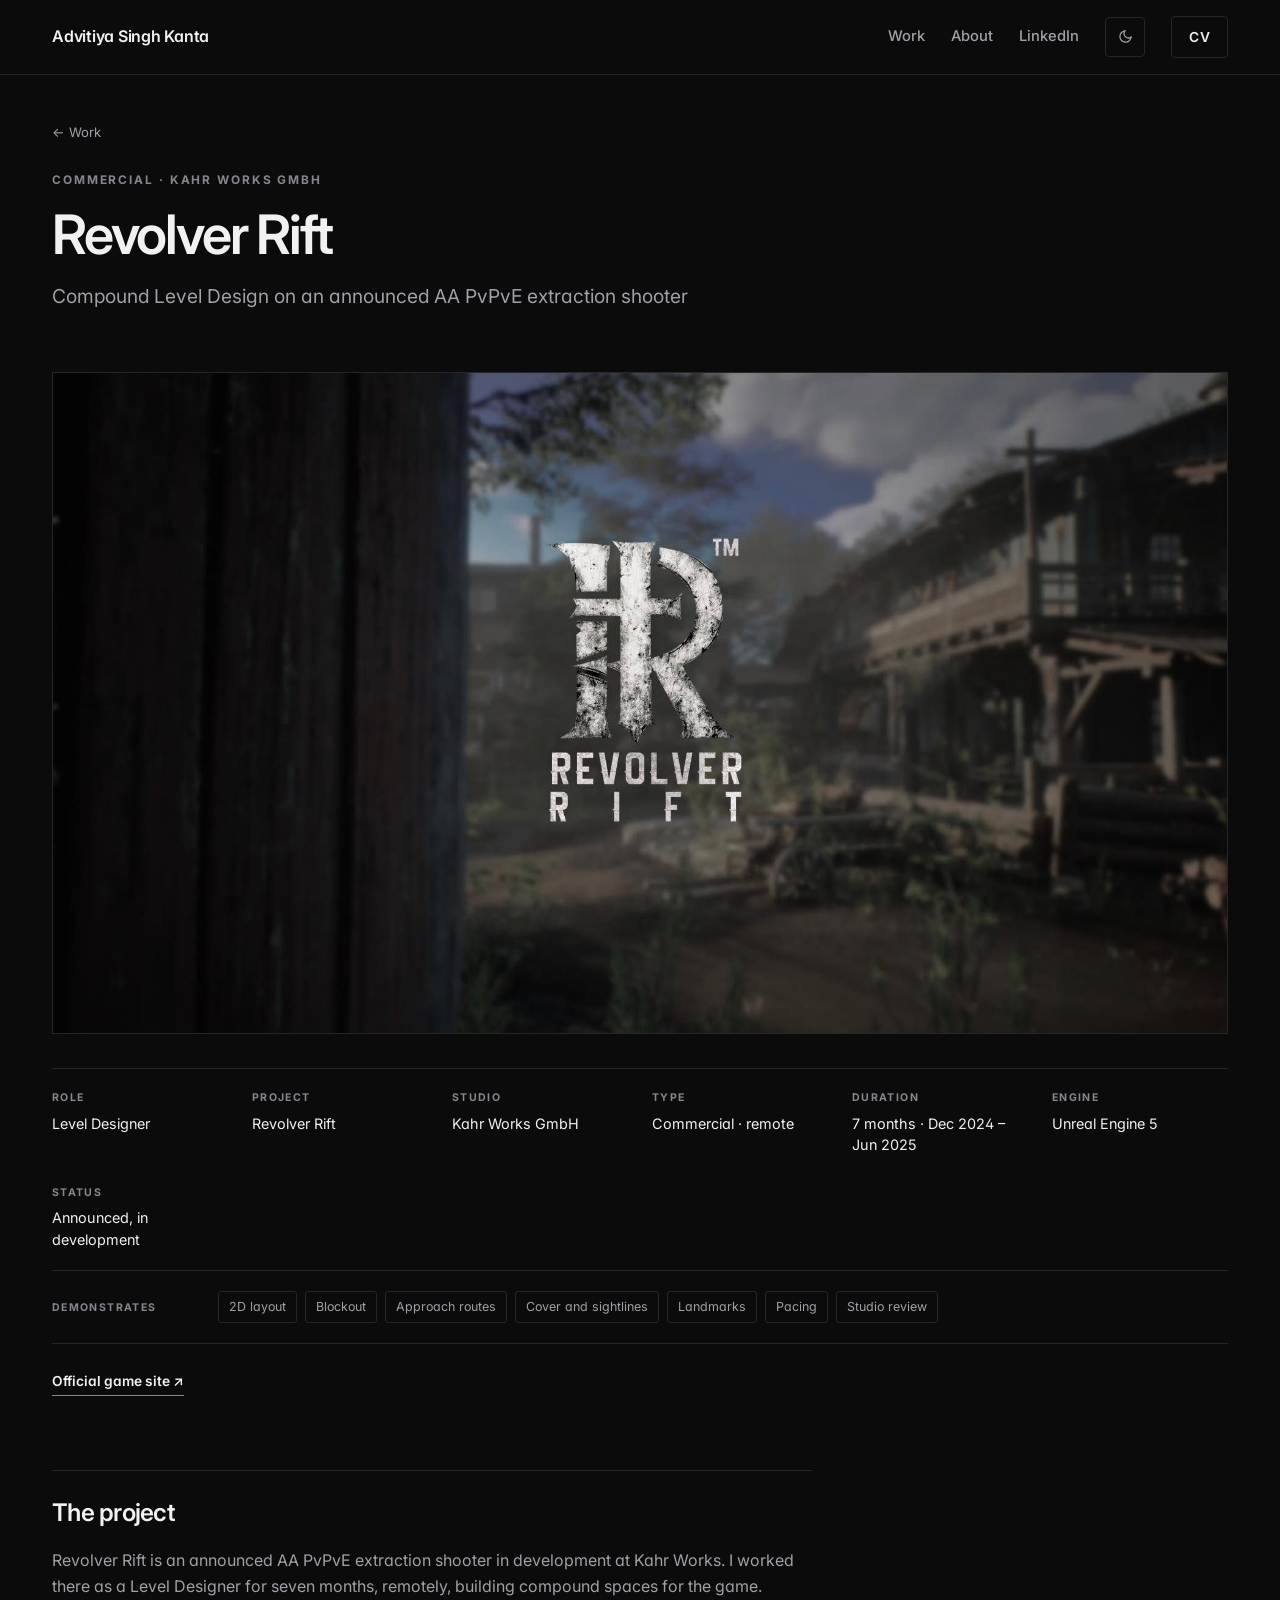
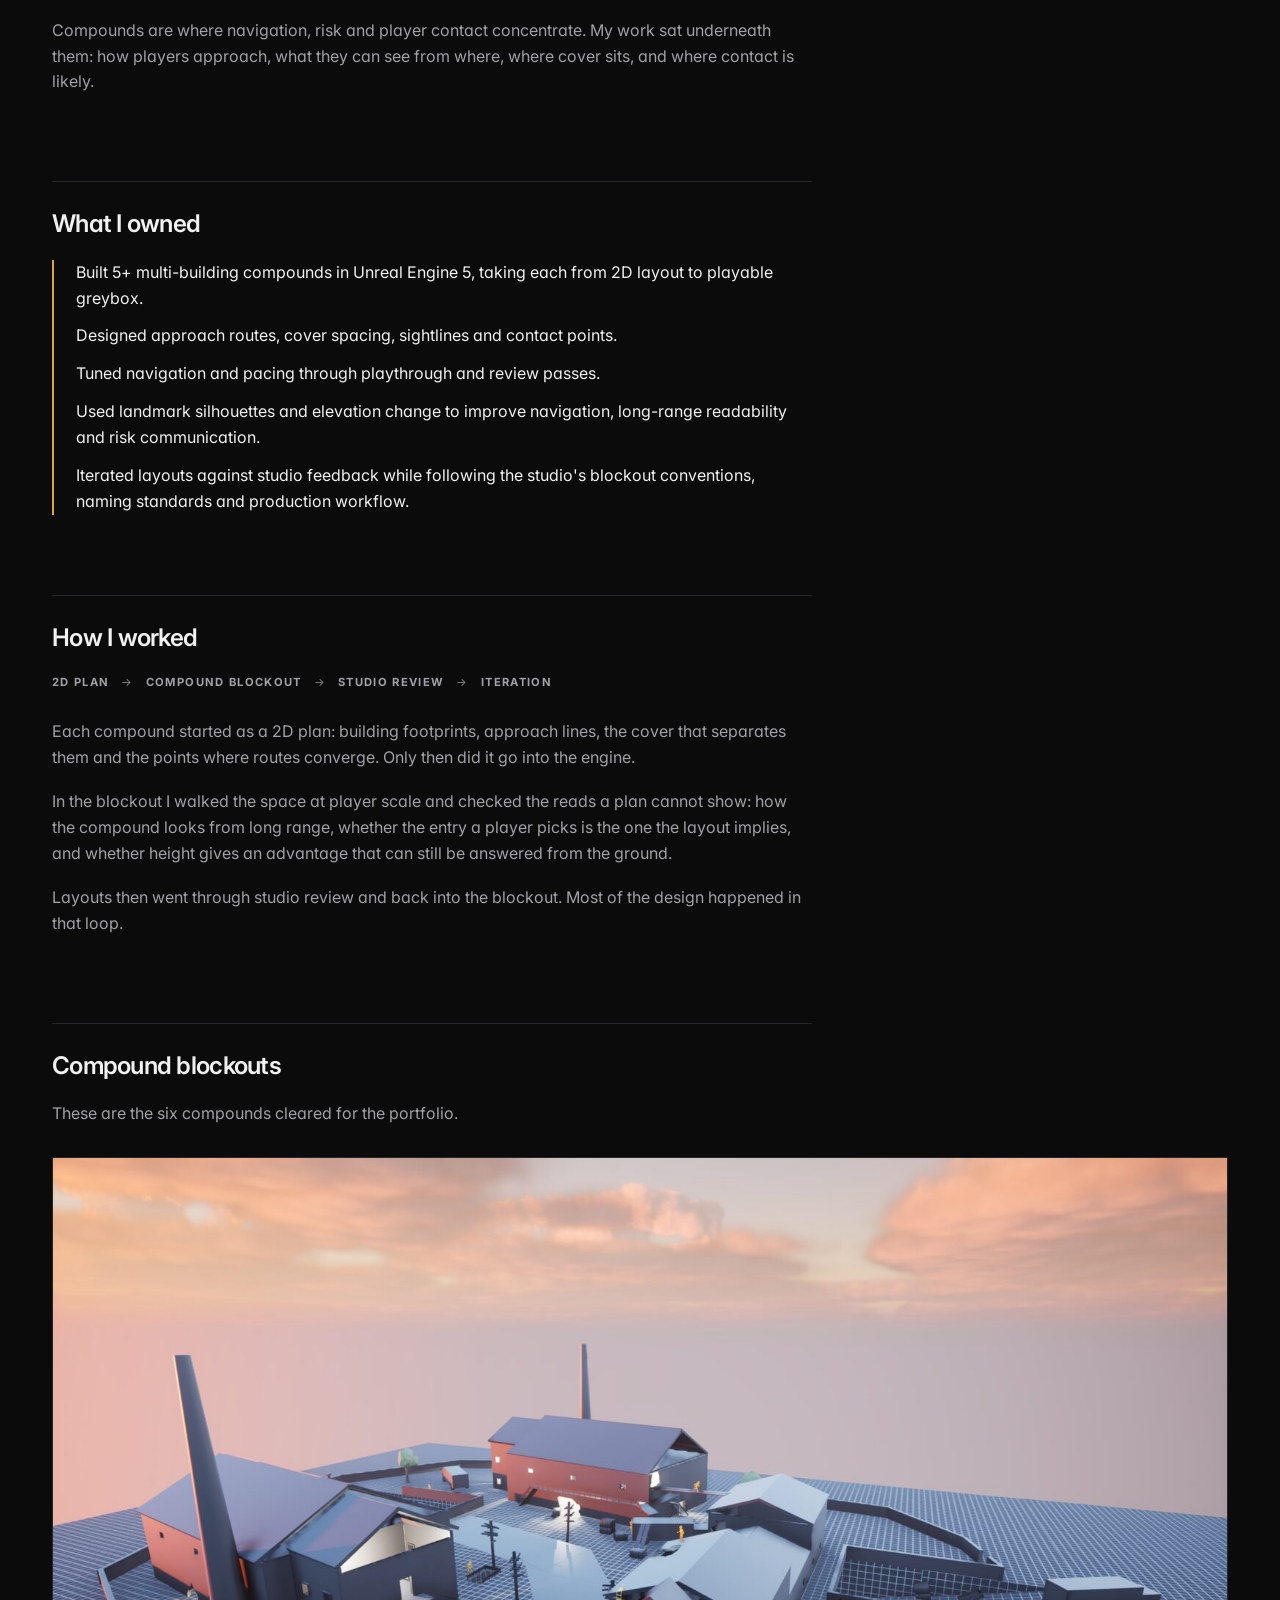
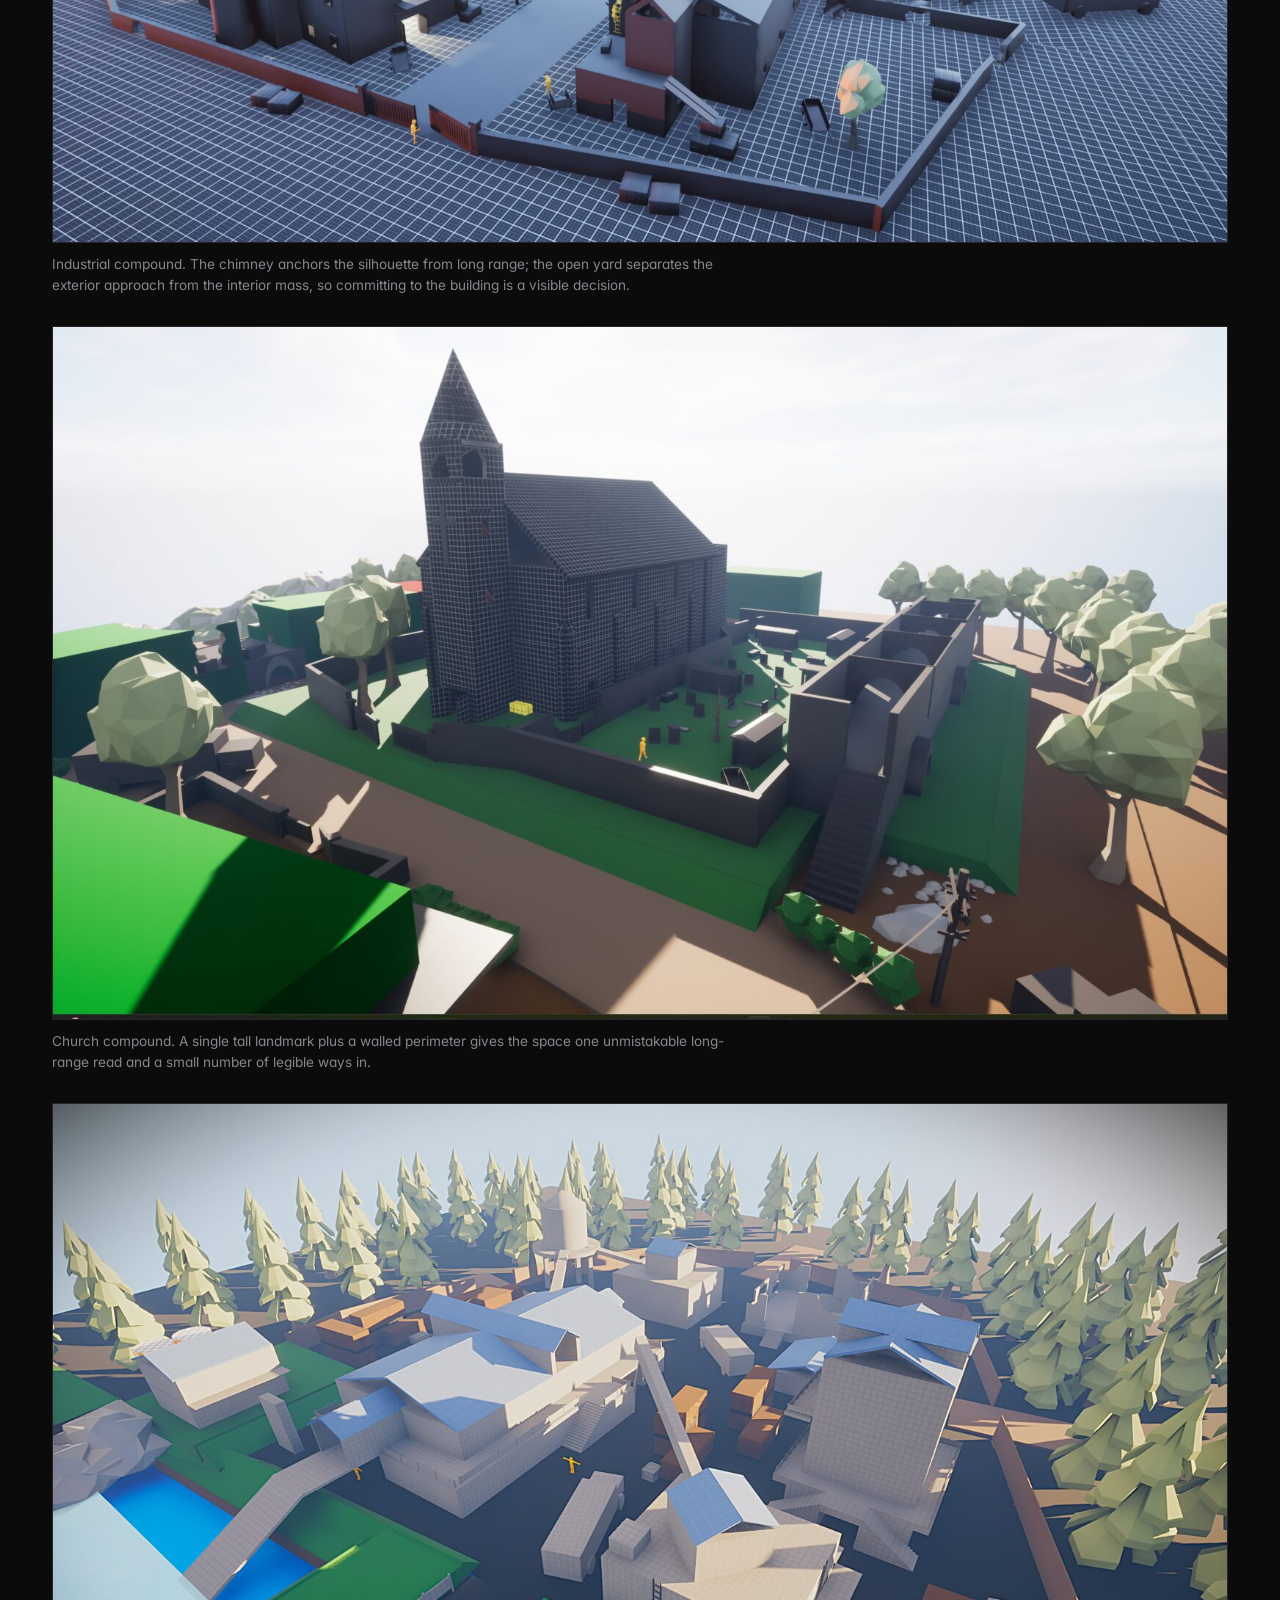
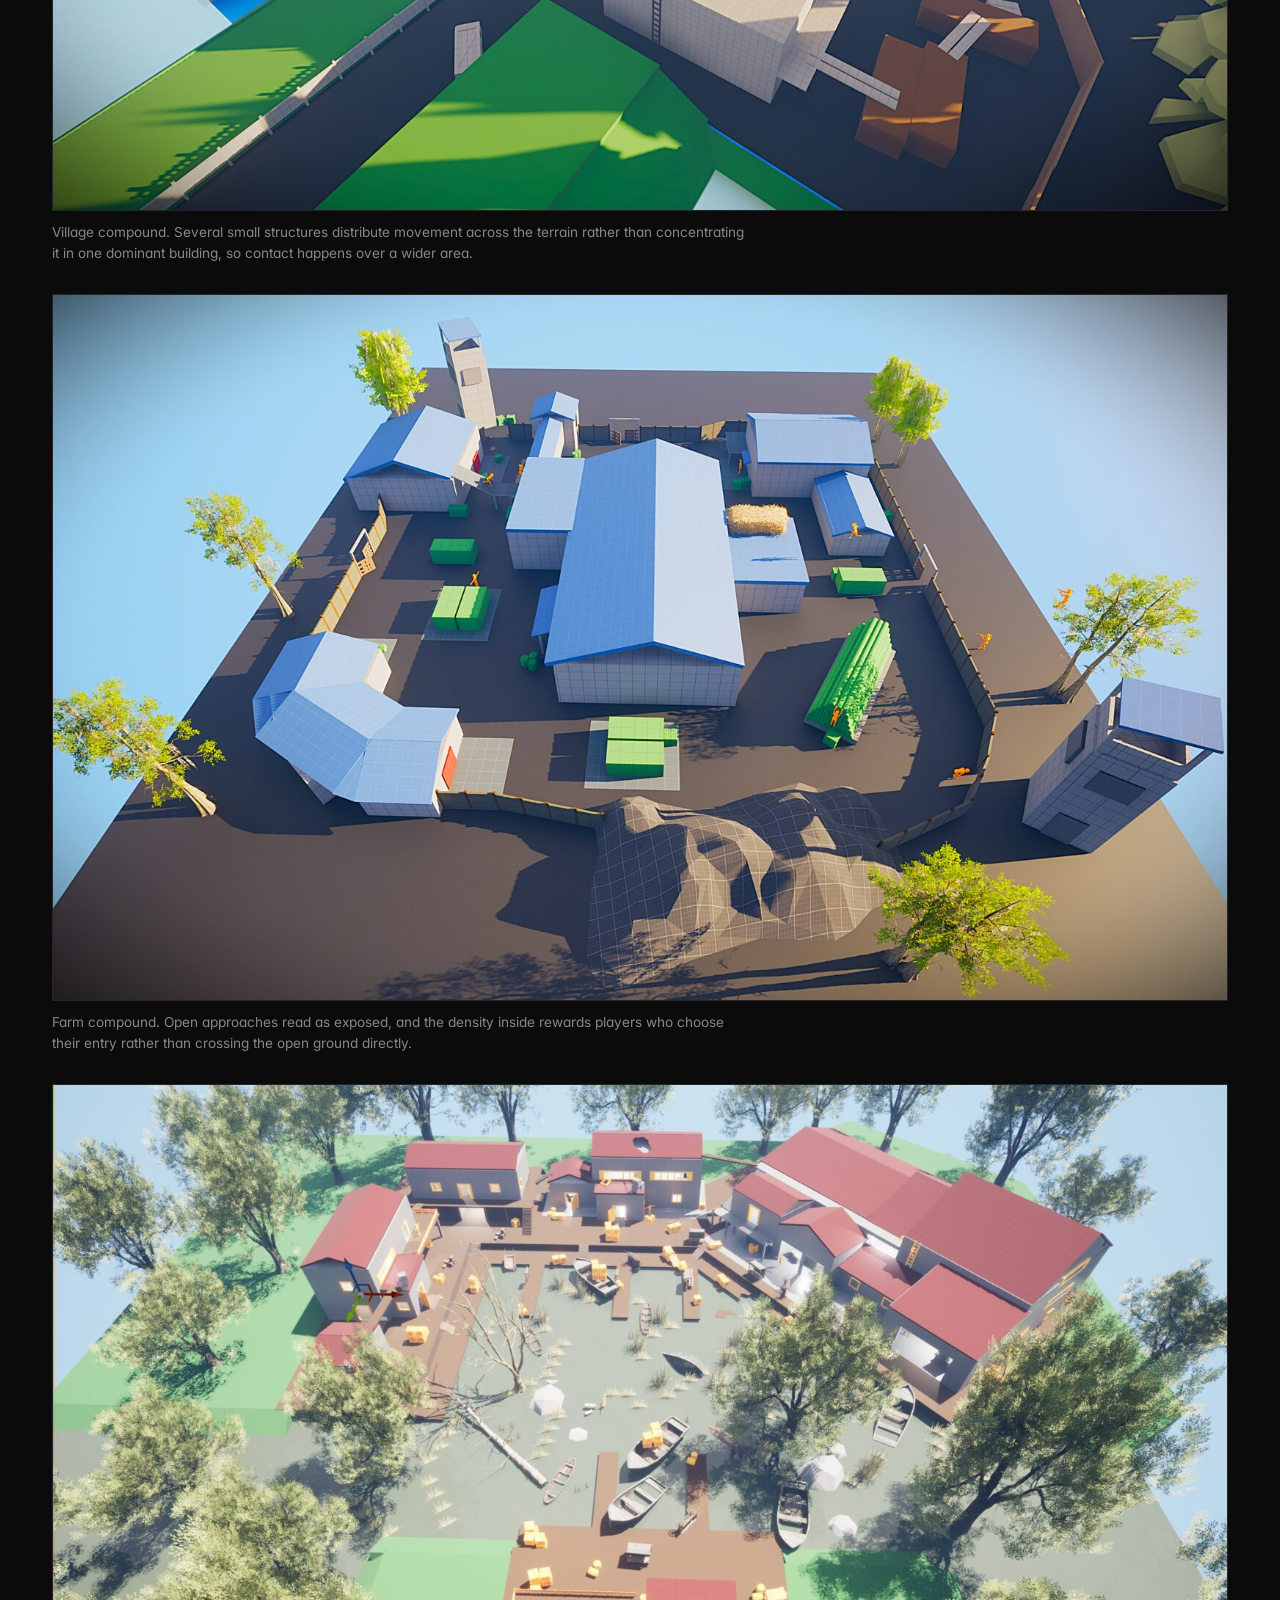
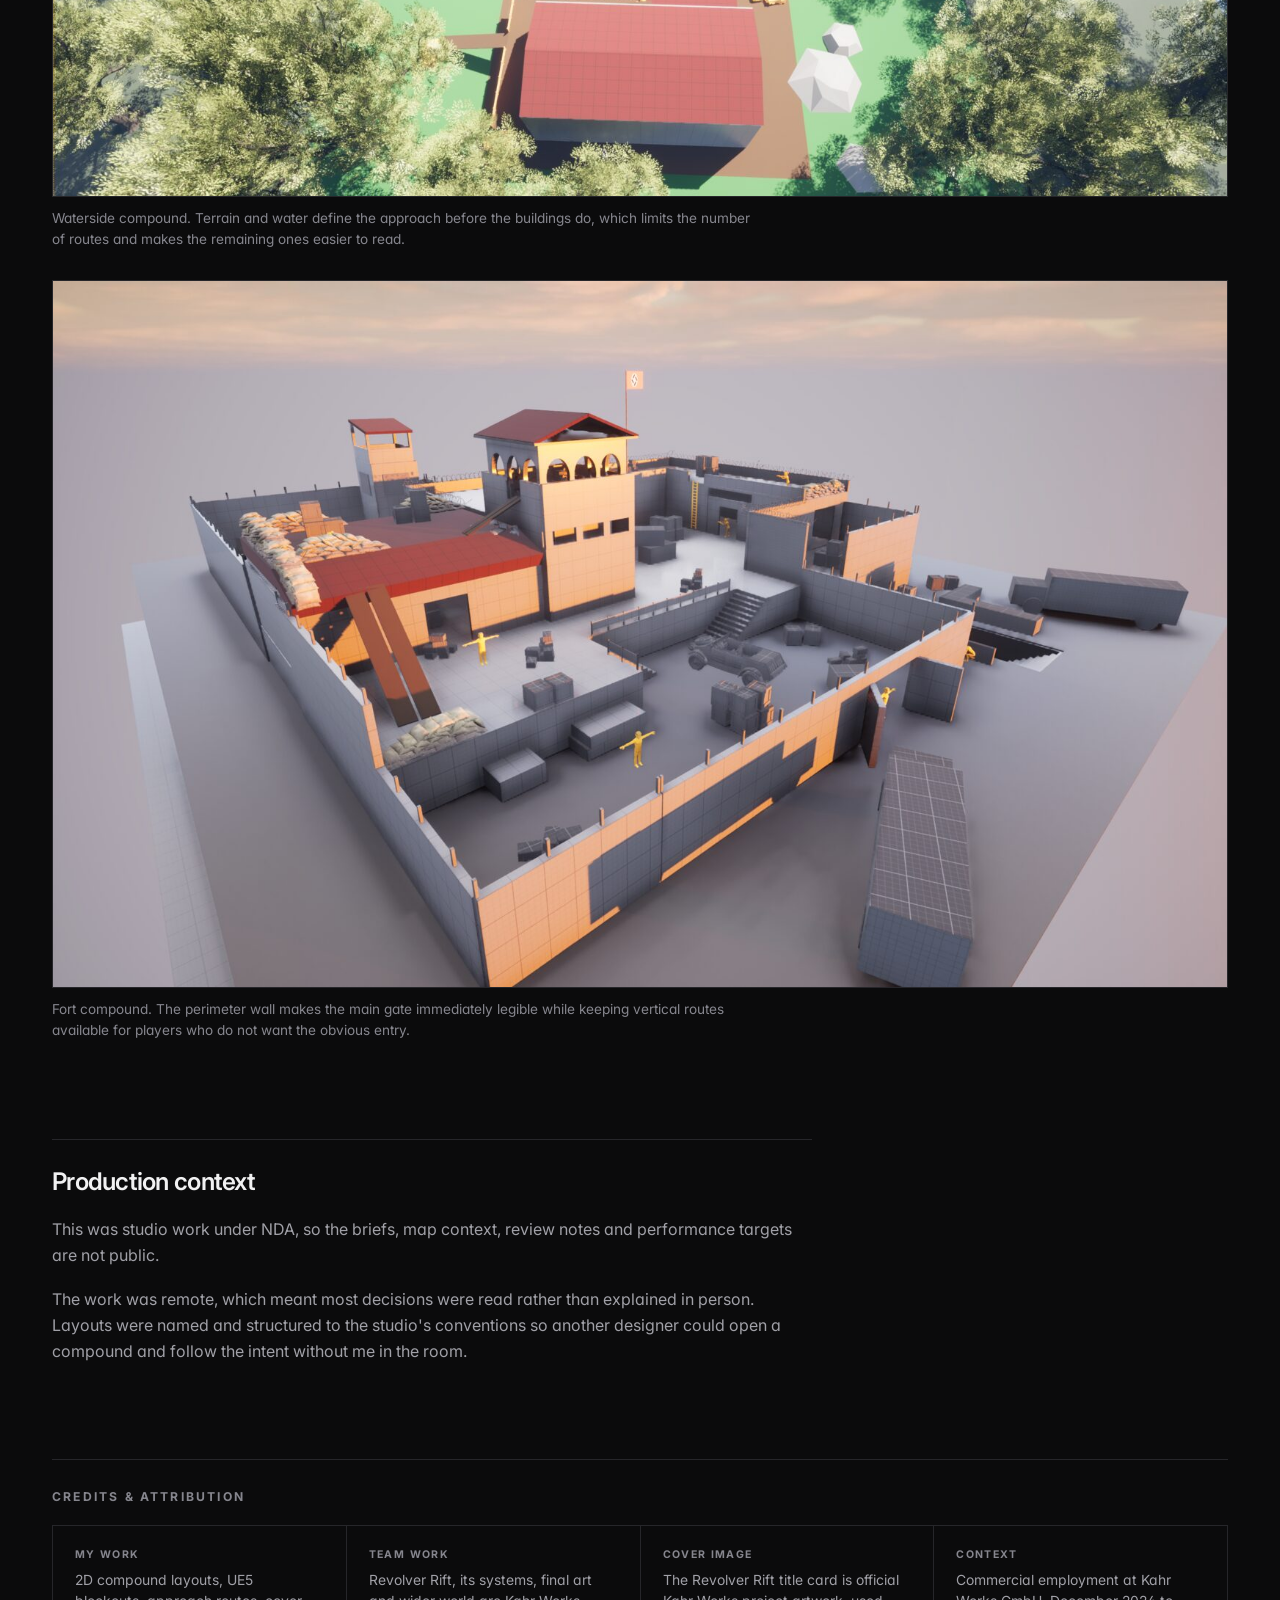
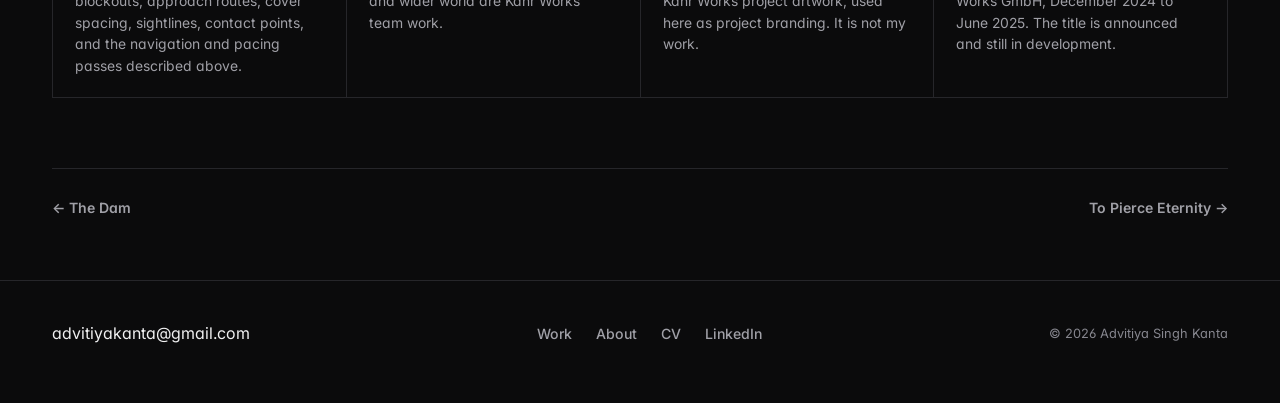
<file: work/revolver-rift/index.html>
<!DOCTYPE html>
<html lang="en">
<head>
  <meta charset="UTF-8">
  <meta name="viewport" content="width=device-width, initial-scale=1.0">
  <title>Revolver Rift | Advitiya Singh Kanta, Level Designer</title>
  <meta name="description" content="Commercial Level Design at Kahr Works on Revolver Rift: 5+ multi-building compounds taken from 2D layout to playable greybox in Unreal Engine 5.">
  <meta name="robots" content="index,follow">
  <link rel="canonical" href="https://advitiyakanta.github.io/work/revolver-rift/">
  <meta property="og:type" content="website">
  <meta property="og:title" content="Revolver Rift | Advitiya Singh Kanta, Level Designer">
  <meta property="og:description" content="Commercial Level Design at Kahr Works on Revolver Rift: 5+ multi-building compounds taken from 2D layout to playable greybox in Unreal Engine 5.">
  <meta property="og:url" content="https://advitiyakanta.github.io/work/revolver-rift/">
  <meta property="og:image" content="https://advitiyakanta.github.io/assets/projects/revolver-rift/cover.jpg">
  <meta name="twitter:card" content="summary_large_image">
  <meta name="twitter:title" content="Revolver Rift | Advitiya Singh Kanta, Level Designer">
  <meta name="twitter:description" content="Commercial Level Design at Kahr Works on Revolver Rift: 5+ multi-building compounds taken from 2D layout to playable greybox in Unreal Engine 5.">
  <meta name="twitter:image" content="https://advitiyakanta.github.io/assets/projects/revolver-rift/cover.jpg">
  <link rel="icon" href="../../assets/favicon.svg" type="image/svg+xml">
  <link rel="preconnect" href="https://fonts.googleapis.com">
  <link rel="preconnect" href="https://fonts.gstatic.com" crossorigin>
  <link href="https://fonts.googleapis.com/css2?family=Inter:wght@400;500;600;700&amp;display=swap" rel="stylesheet">
  <link rel="stylesheet" href="../../css/style.css">
</head>
<body class="inner project-page" data-project="revolver-rift" data-root="../../">
  <a class="skip-link" href="#main-content">Skip to project</a>

  <header class="site">
    <div class="wrap bar">
      <a class="brand" href="../../index.html">Advitiya Singh Kanta</a>
      <nav aria-label="Primary navigation">
        <a href="../../index.html#work">Work</a>
        <a href="../../about.html">About</a>
        <a href="https://www.linkedin.com/in/advitiyasinghkanta/" target="_blank" rel="noopener noreferrer">LinkedIn</a>
        <button class="menu-btn" type="button" id="menuBtn" aria-label="Open menu" aria-expanded="false" aria-controls="menuPanel"><span></span><span></span></button>
        <button class="theme-btn" type="button" id="themeBtn" aria-label="Switch to light colour theme" aria-pressed="false" title="Switch theme">
          <svg class="moon" viewBox="0 0 24 24" width="15" height="15" fill="none" stroke="currentColor" stroke-width="2" aria-hidden="true"><path d="M21 12.79A9 9 0 1 1 11.21 3 7 7 0 0 0 21 12.79z"/></svg>
          <svg class="sun" viewBox="0 0 24 24" width="15" height="15" fill="none" stroke="currentColor" stroke-width="2" aria-hidden="true"><circle cx="12" cy="12" r="4"/><path d="M12 2v2M12 20v2M4.9 4.9l1.4 1.4M17.7 17.7l1.4 1.4M2 12h2M20 12h2M4.9 19.1l1.4-1.4M17.7 6.3l1.4-1.4"/></svg>
        </button>
        <a class="cv" href="../../assets/downloads/Advitiya-Singh-Kanta-Level-Designer-CV.pdf" target="_blank" rel="noopener">CV</a>
      </nav>
    </div>
    <nav class="menu-panel" id="menuPanel" aria-label="Mobile navigation">
      <a href="../../index.html#work">Work</a>
      <a href="../../about.html">About</a>
      <a href="../../assets/downloads/Advitiya-Singh-Kanta-Level-Designer-CV.pdf" target="_blank" rel="noopener">CV</a>
      <a href="https://www.linkedin.com/in/advitiyasinghkanta/" target="_blank" rel="noopener noreferrer">LinkedIn</a>
      <a href="mailto:advitiyakanta@gmail.com">Email</a>
      <button class="theme-toggle" type="button" data-theme-toggle aria-pressed="false" aria-label="Switch to light colour theme">Switch to light colour theme</button>
    </nav>
  </header>

  <main class="page" id="main-content" tabindex="-1">
    <noscript><div class="wrap noscript-note"><p><strong>Revolver Rift:</strong> Commercial Level Design at Kahr Works on Revolver Rift: 5+ multi-building compounds taken from 2D layout to playable greybox in Unreal Engine 5.</p><p>JavaScript is required for the illustrated case study. Navigation and downloads remain available.</p></div></noscript>
    <div class="wrap">
      <a class="back" href="../../index.html#work"><span aria-hidden="true">←</span> Work</a>
      <div class="project-hero" id="project-hero">
        <h1>Level Design case study</h1>
        <p class="subtitle">Choose a project from the work page.</p>
      </div>
      <div id="project-media"></div>
      <section class="project-summary" id="project-summary" aria-label="Project at a glance"></section>
      <nav class="project-links" id="project-links" aria-label="Project links"></nav>
      <article class="case" id="case"></article>
      <section class="credits" id="credits"></section>
      <nav class="pager" id="pager" aria-label="Project pagination"></nav>
    </div>
  </main>

  <div class="lightbox" id="lightbox" role="dialog" aria-modal="true" aria-label="Expanded project image" hidden>
    <button class="lightbox-close" type="button" aria-label="Close expanded image">Close <span aria-hidden="true">×</span></button>
    <img src="[data-uri]" alt="">
    <p>Press Escape to close</p>
  </div>

  <footer class="site">
    <div class="wrap foot">
      <a class="mail" href="mailto:advitiyakanta@gmail.com">advitiyakanta@gmail.com</a>
      <nav class="foot-nav" aria-label="Footer navigation">
        <a href="../../index.html#work">Work</a><a href="../../about.html">About</a>
        <a href="../../assets/downloads/Advitiya-Singh-Kanta-Level-Designer-CV.pdf" target="_blank" rel="noopener">CV</a>
        <a href="https://www.linkedin.com/in/advitiyasinghkanta/" target="_blank" rel="noopener noreferrer">LinkedIn</a>
      </nav>
      <span class="foot-copy">© 2026 Advitiya Singh Kanta</span>
    </div>
  </footer>

  <script src="../../js/data.js"></script>
  <script src="../../js/image-meta.js"></script>
  <script src="../../js/project.js"></script>
  <script src="../../js/site.js"></script>
</body>
</html>
</file>
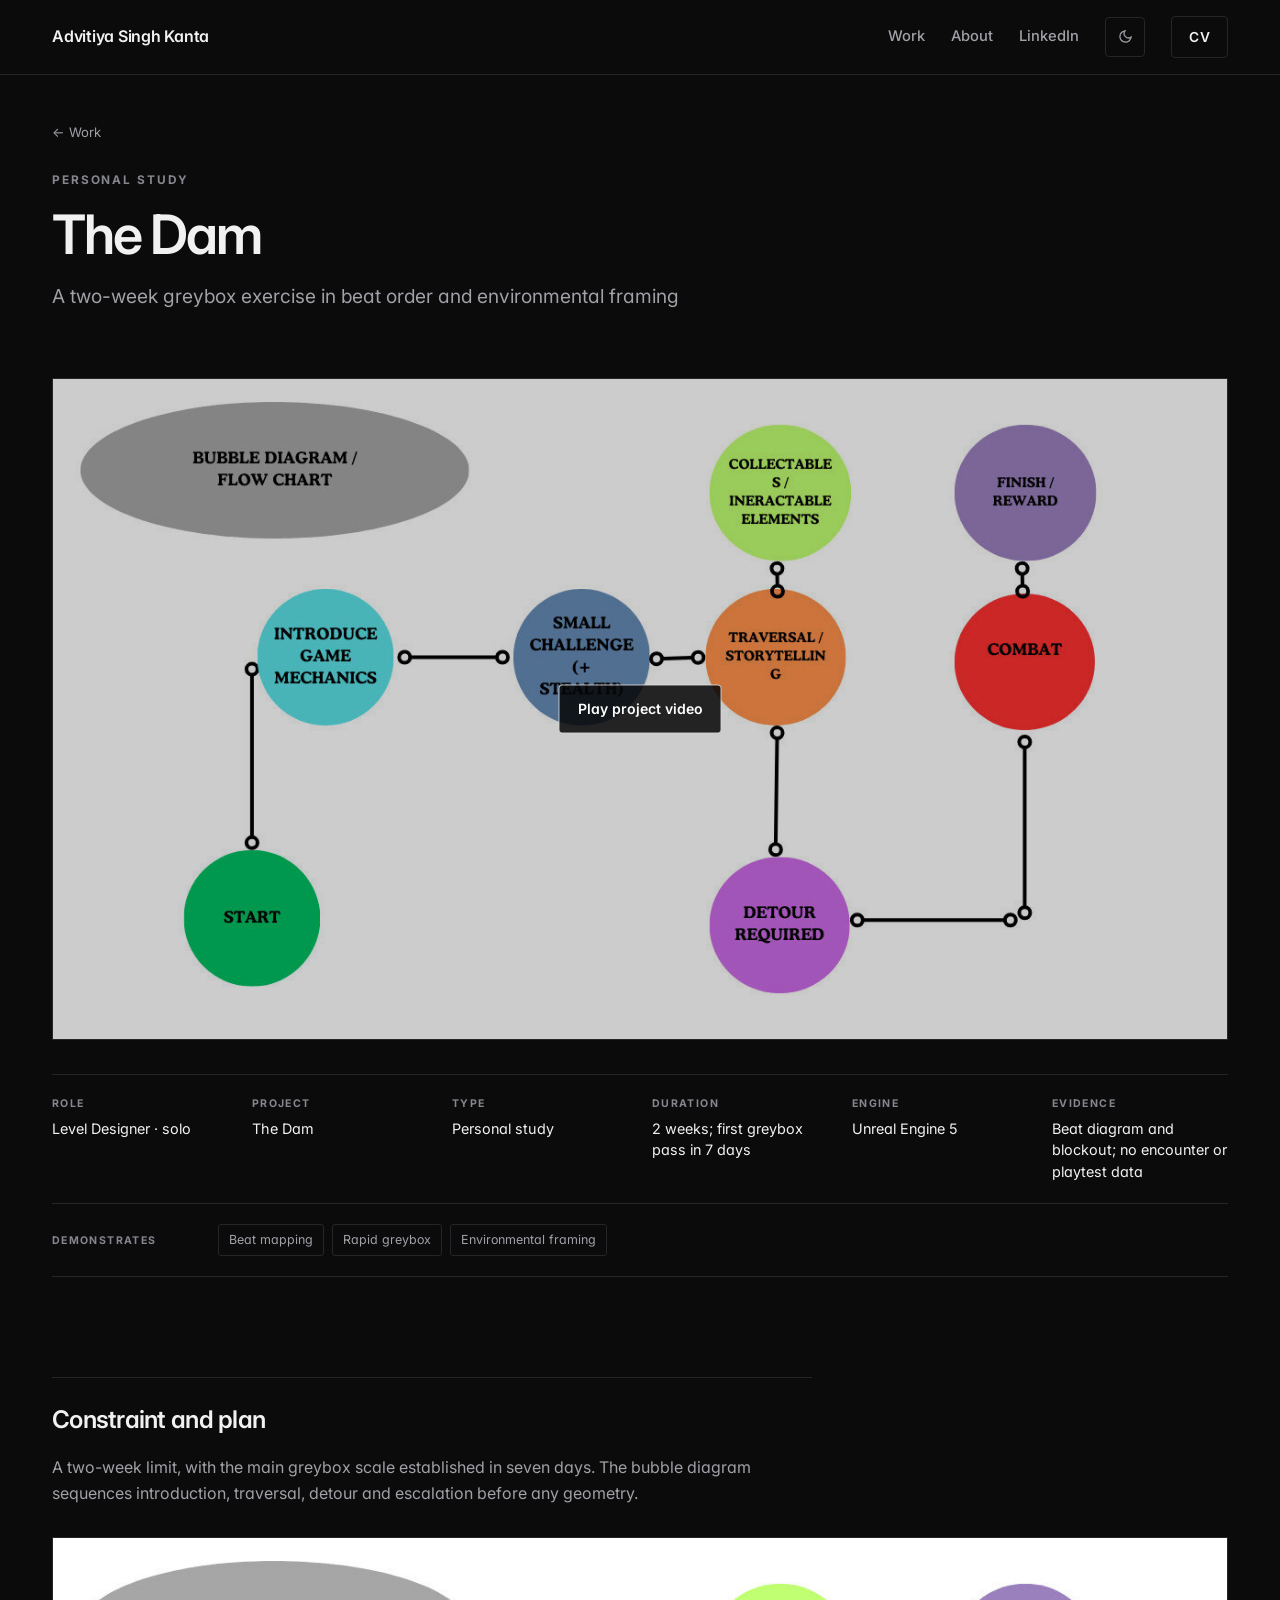
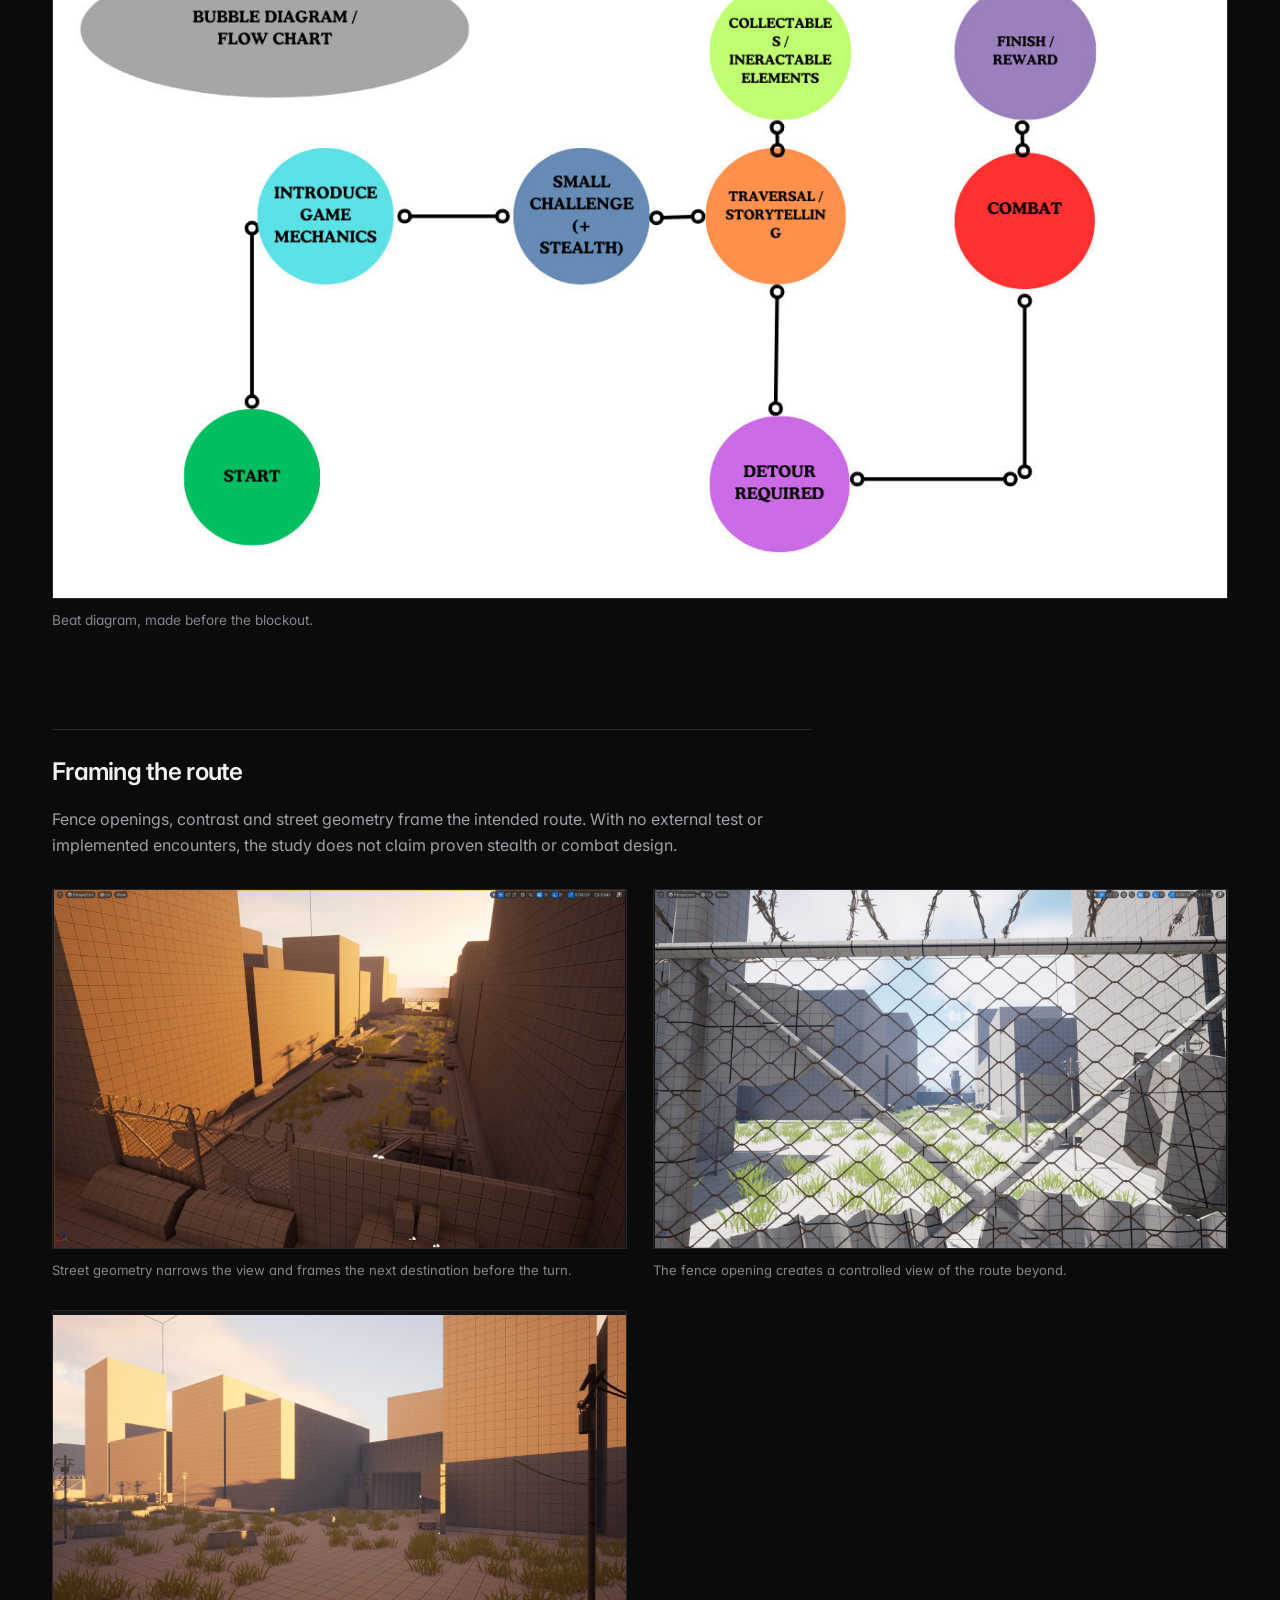
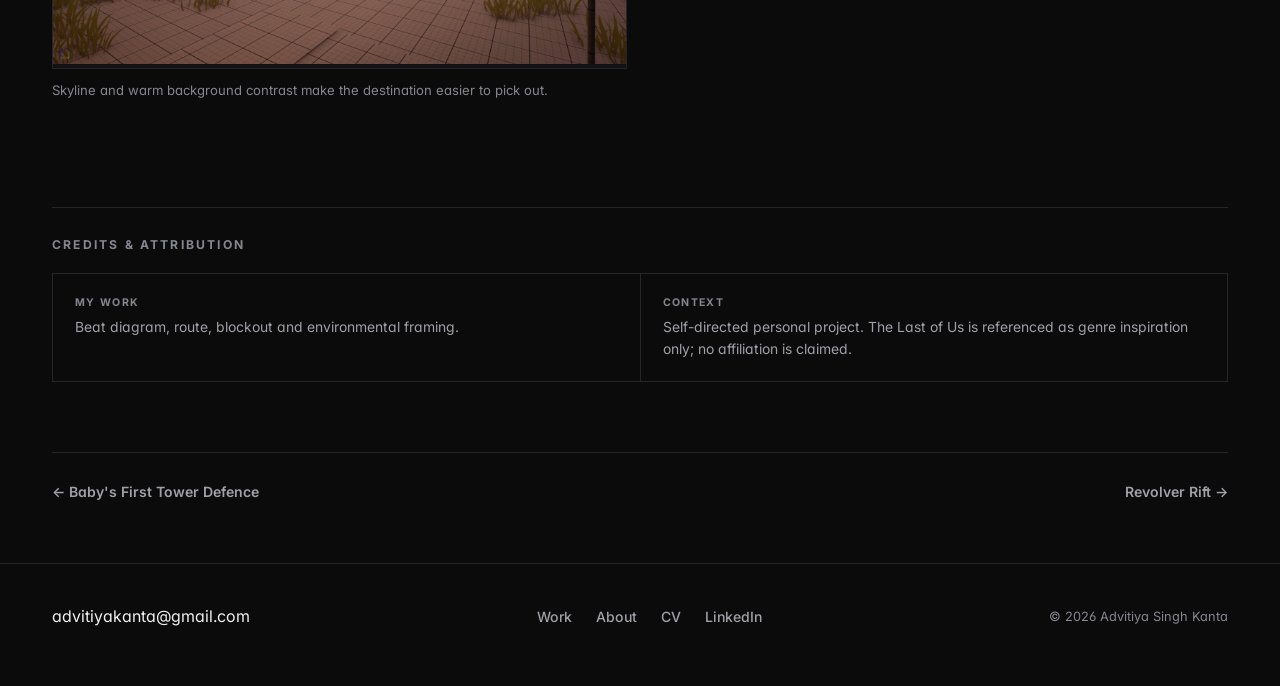
<file: work/tlou-dam-level/index.html>
<!DOCTYPE html>
<html lang="en">
<head>
  <meta charset="UTF-8">
  <meta name="viewport" content="width=device-width, initial-scale=1.0">
  <title>The Dam | Advitiya Singh Kanta, Level Designer</title>
  <meta name="description" content="A solo Unreal Engine 5 blockout study: bubble diagram, fast greybox production and environmental framing.">
  <meta name="robots" content="index,follow">
  <link rel="canonical" href="https://advitiyakanta.github.io/work/tlou-dam-level/">
  <meta property="og:type" content="website">
  <meta property="og:title" content="The Dam | Advitiya Singh Kanta, Level Designer">
  <meta property="og:description" content="A solo Unreal Engine 5 blockout study: bubble diagram, fast greybox production and environmental framing.">
  <meta property="og:url" content="https://advitiyakanta.github.io/work/tlou-dam-level/">
  <meta property="og:image" content="https://advitiyakanta.github.io/assets/projects/tlou-dam-level/bubble-diagram.jpg">
  <meta name="twitter:card" content="summary_large_image">
  <meta name="twitter:title" content="The Dam | Advitiya Singh Kanta, Level Designer">
  <meta name="twitter:description" content="A solo Unreal Engine 5 blockout study: bubble diagram, fast greybox production and environmental framing.">
  <meta name="twitter:image" content="https://advitiyakanta.github.io/assets/projects/tlou-dam-level/bubble-diagram.jpg">
  <link rel="icon" href="../../assets/favicon.svg" type="image/svg+xml">
  <link rel="preconnect" href="https://fonts.googleapis.com">
  <link rel="preconnect" href="https://fonts.gstatic.com" crossorigin>
  <link href="https://fonts.googleapis.com/css2?family=Inter:wght@400;500;600;700&amp;display=swap" rel="stylesheet">
  <link rel="stylesheet" href="../../css/style.css">
</head>
<body class="inner project-page" data-project="tlou-dam-level" data-root="../../">
  <a class="skip-link" href="#main-content">Skip to project</a>

  <header class="site">
    <div class="wrap bar">
      <a class="brand" href="../../index.html">Advitiya Singh Kanta</a>
      <nav aria-label="Primary navigation">
        <a href="../../index.html#work">Work</a>
        <a href="../../about.html">About</a>
        <a href="https://www.linkedin.com/in/advitiyasinghkanta/" target="_blank" rel="noopener noreferrer">LinkedIn</a>
        <button class="menu-btn" type="button" id="menuBtn" aria-label="Open menu" aria-expanded="false" aria-controls="menuPanel"><span></span><span></span></button>
        <button class="theme-btn" type="button" id="themeBtn" aria-label="Switch to light colour theme" aria-pressed="false" title="Switch theme">
          <svg class="moon" viewBox="0 0 24 24" width="15" height="15" fill="none" stroke="currentColor" stroke-width="2" aria-hidden="true"><path d="M21 12.79A9 9 0 1 1 11.21 3 7 7 0 0 0 21 12.79z"/></svg>
          <svg class="sun" viewBox="0 0 24 24" width="15" height="15" fill="none" stroke="currentColor" stroke-width="2" aria-hidden="true"><circle cx="12" cy="12" r="4"/><path d="M12 2v2M12 20v2M4.9 4.9l1.4 1.4M17.7 17.7l1.4 1.4M2 12h2M20 12h2M4.9 19.1l1.4-1.4M17.7 6.3l1.4-1.4"/></svg>
        </button>
        <a class="cv" href="../../assets/downloads/Advitiya-Singh-Kanta-Level-Designer-CV.pdf" target="_blank" rel="noopener">CV</a>
      </nav>
    </div>
    <nav class="menu-panel" id="menuPanel" aria-label="Mobile navigation">
      <a href="../../index.html#work">Work</a>
      <a href="../../about.html">About</a>
      <a href="../../assets/downloads/Advitiya-Singh-Kanta-Level-Designer-CV.pdf" target="_blank" rel="noopener">CV</a>
      <a href="https://www.linkedin.com/in/advitiyasinghkanta/" target="_blank" rel="noopener noreferrer">LinkedIn</a>
      <a href="mailto:advitiyakanta@gmail.com">Email</a>
      <button class="theme-toggle" type="button" data-theme-toggle aria-pressed="false" aria-label="Switch to light colour theme">Switch to light colour theme</button>
    </nav>
  </header>

  <main class="page" id="main-content" tabindex="-1">
    <noscript><div class="wrap noscript-note"><p><strong>The Dam:</strong> A solo Unreal Engine 5 blockout study: bubble diagram, fast greybox production and environmental framing.</p><p>JavaScript is required for the illustrated case study. Navigation and downloads remain available.</p></div></noscript>
    <div class="wrap">
      <a class="back" href="../../index.html#work"><span aria-hidden="true">←</span> Work</a>
      <div class="project-hero" id="project-hero">
        <h1>Level Design case study</h1>
        <p class="subtitle">Choose a project from the work page.</p>
      </div>
      <div id="project-media"></div>
      <section class="project-summary" id="project-summary" aria-label="Project at a glance"></section>
      <nav class="project-links" id="project-links" aria-label="Project links"></nav>
      <article class="case" id="case"></article>
      <section class="credits" id="credits"></section>
      <nav class="pager" id="pager" aria-label="Project pagination"></nav>
    </div>
  </main>

  <div class="lightbox" id="lightbox" role="dialog" aria-modal="true" aria-label="Expanded project image" hidden>
    <button class="lightbox-close" type="button" aria-label="Close expanded image">Close <span aria-hidden="true">×</span></button>
    <img src="[data-uri]" alt="">
    <p>Press Escape to close</p>
  </div>

  <footer class="site">
    <div class="wrap foot">
      <a class="mail" href="mailto:advitiyakanta@gmail.com">advitiyakanta@gmail.com</a>
      <nav class="foot-nav" aria-label="Footer navigation">
        <a href="../../index.html#work">Work</a><a href="../../about.html">About</a>
        <a href="../../assets/downloads/Advitiya-Singh-Kanta-Level-Designer-CV.pdf" target="_blank" rel="noopener">CV</a>
        <a href="https://www.linkedin.com/in/advitiyasinghkanta/" target="_blank" rel="noopener noreferrer">LinkedIn</a>
      </nav>
      <span class="foot-copy">© 2026 Advitiya Singh Kanta</span>
    </div>
  </footer>

  <script src="../../js/data.js"></script>
  <script src="../../js/image-meta.js"></script>
  <script src="../../js/project.js"></script>
  <script src="../../js/site.js"></script>
</body>
</html>
</file>
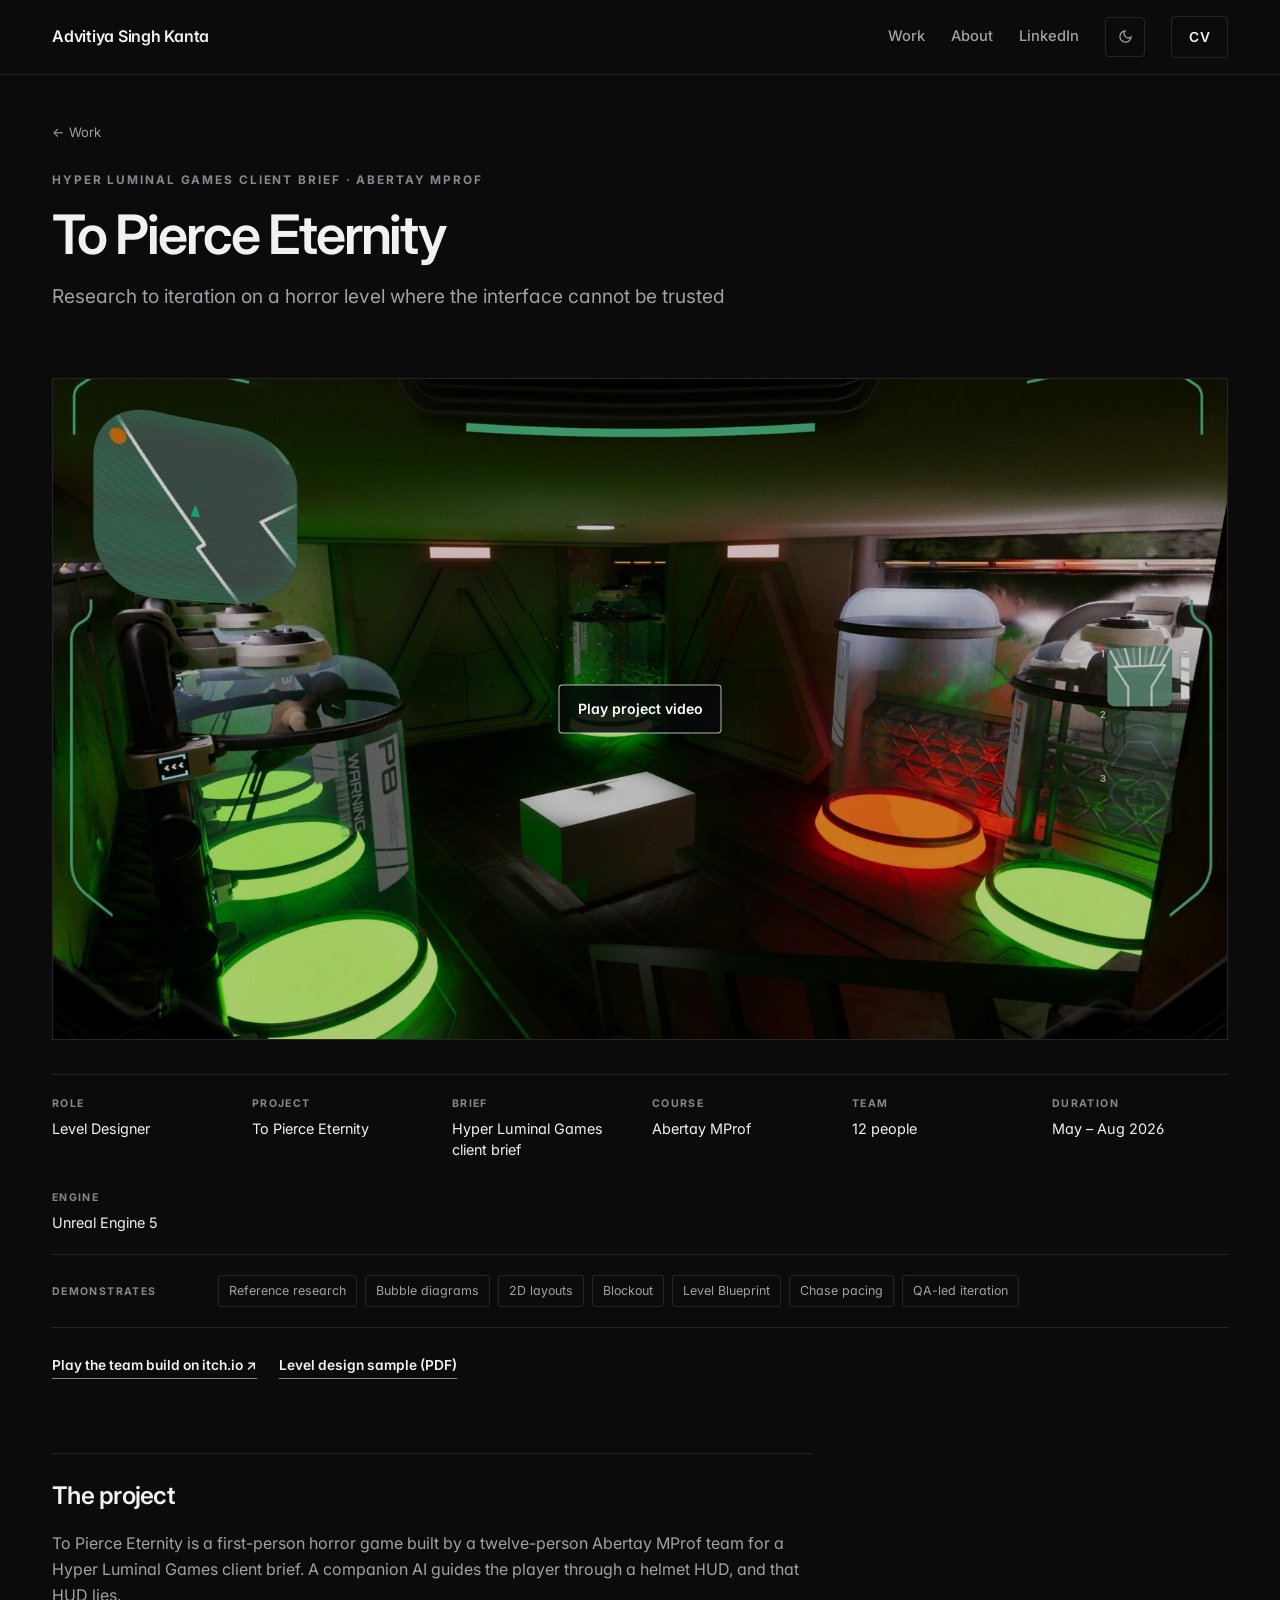
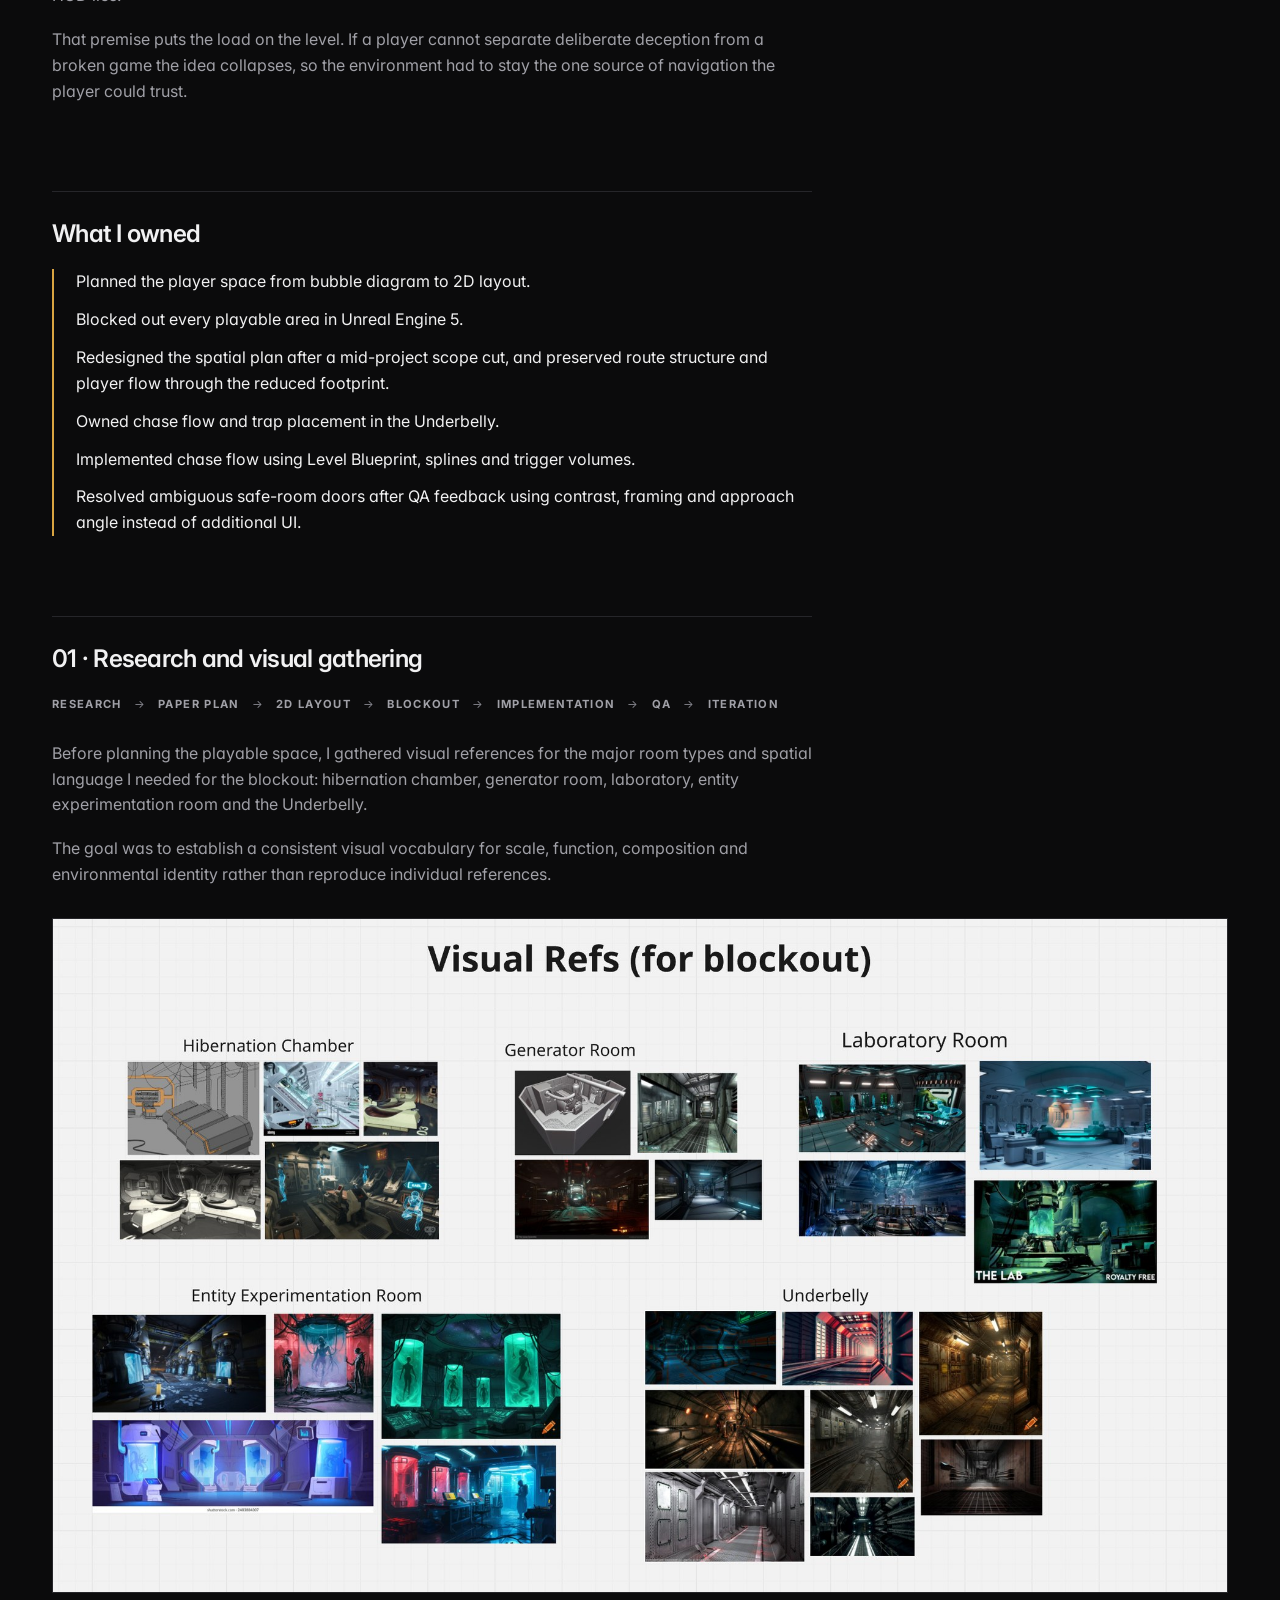
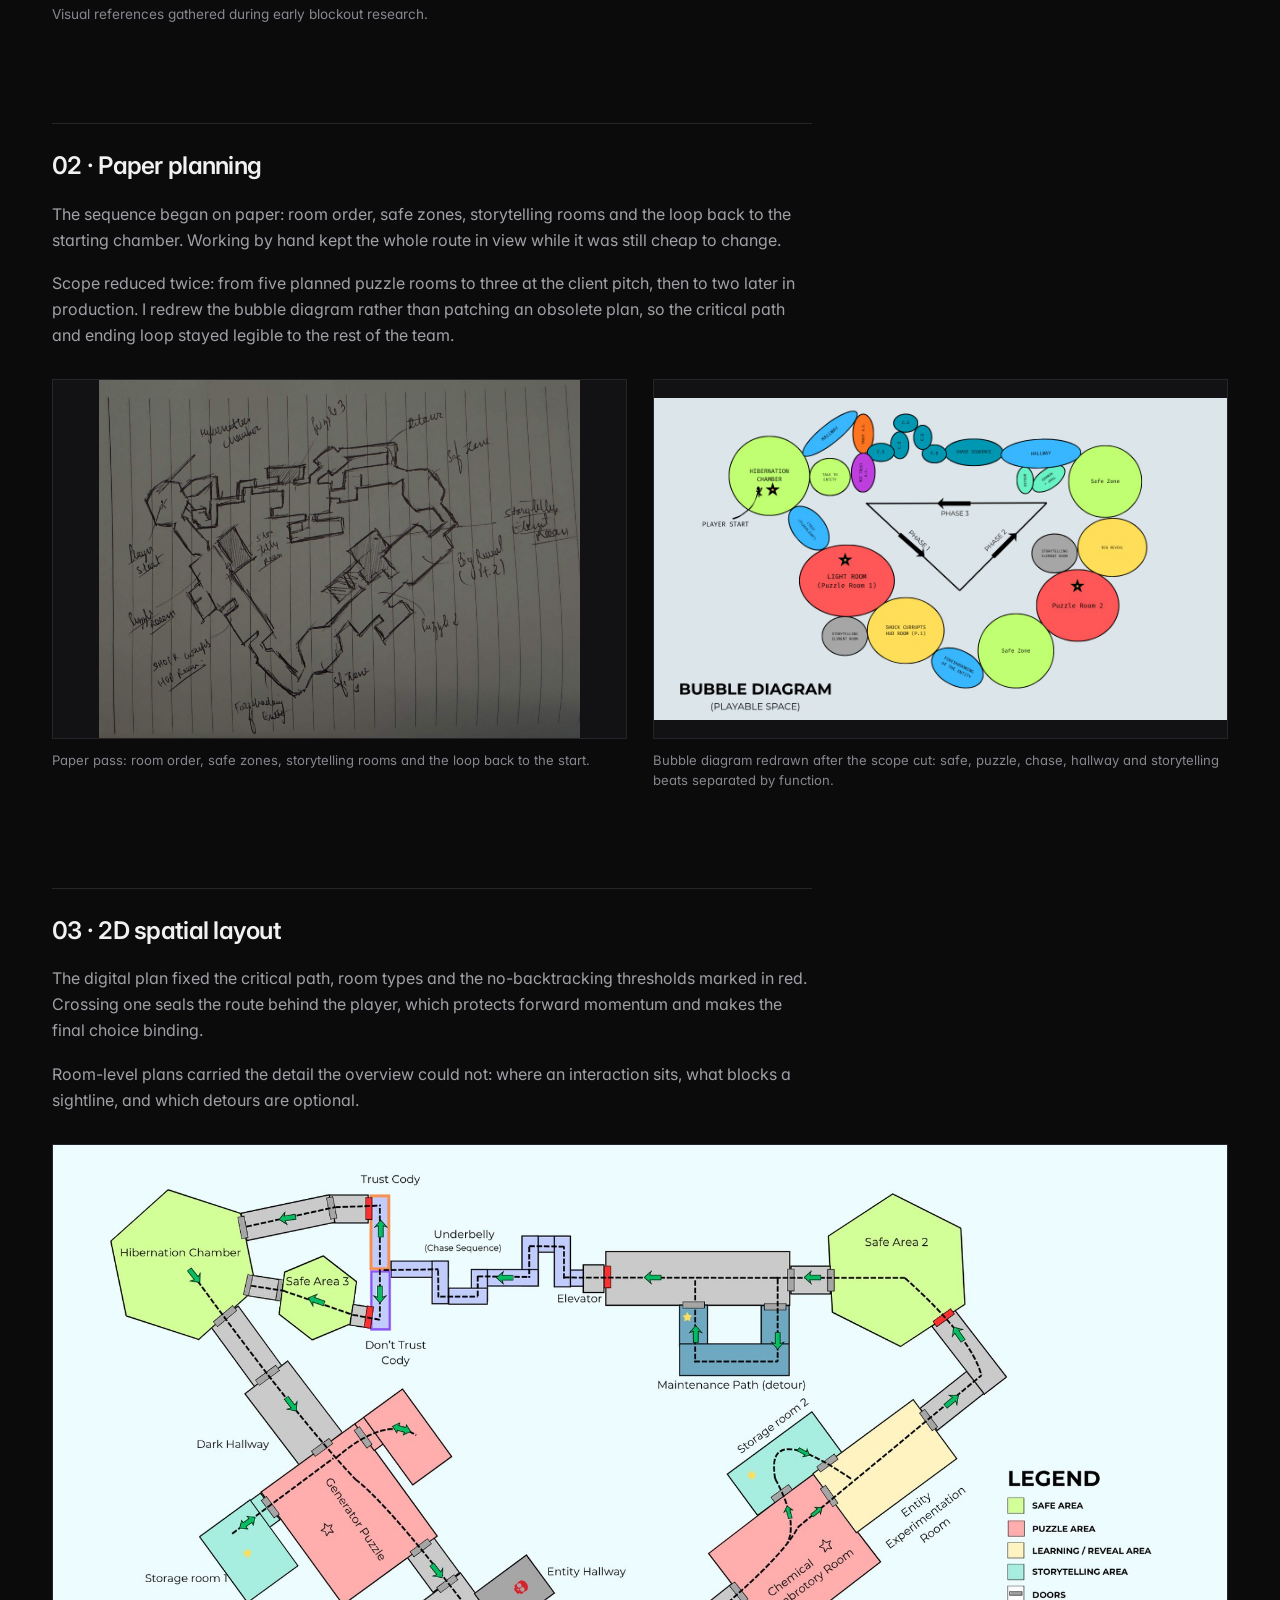
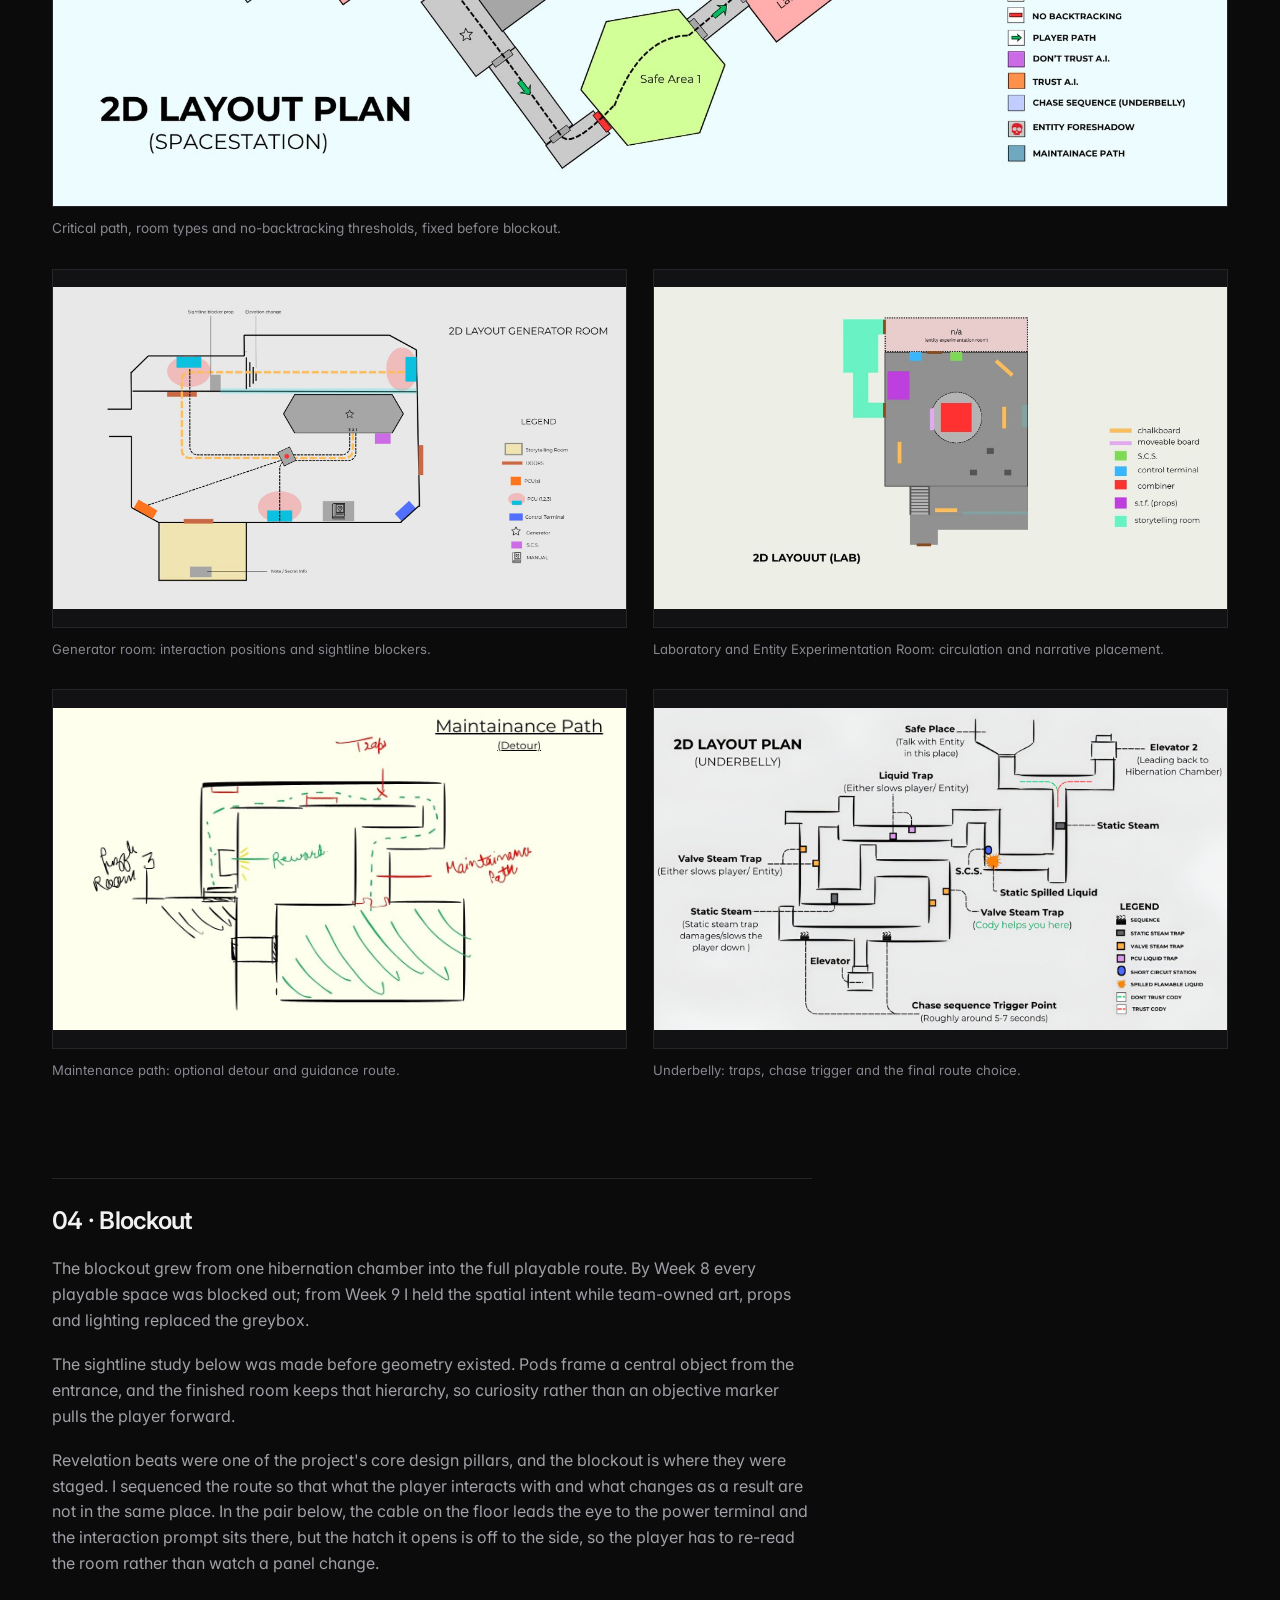
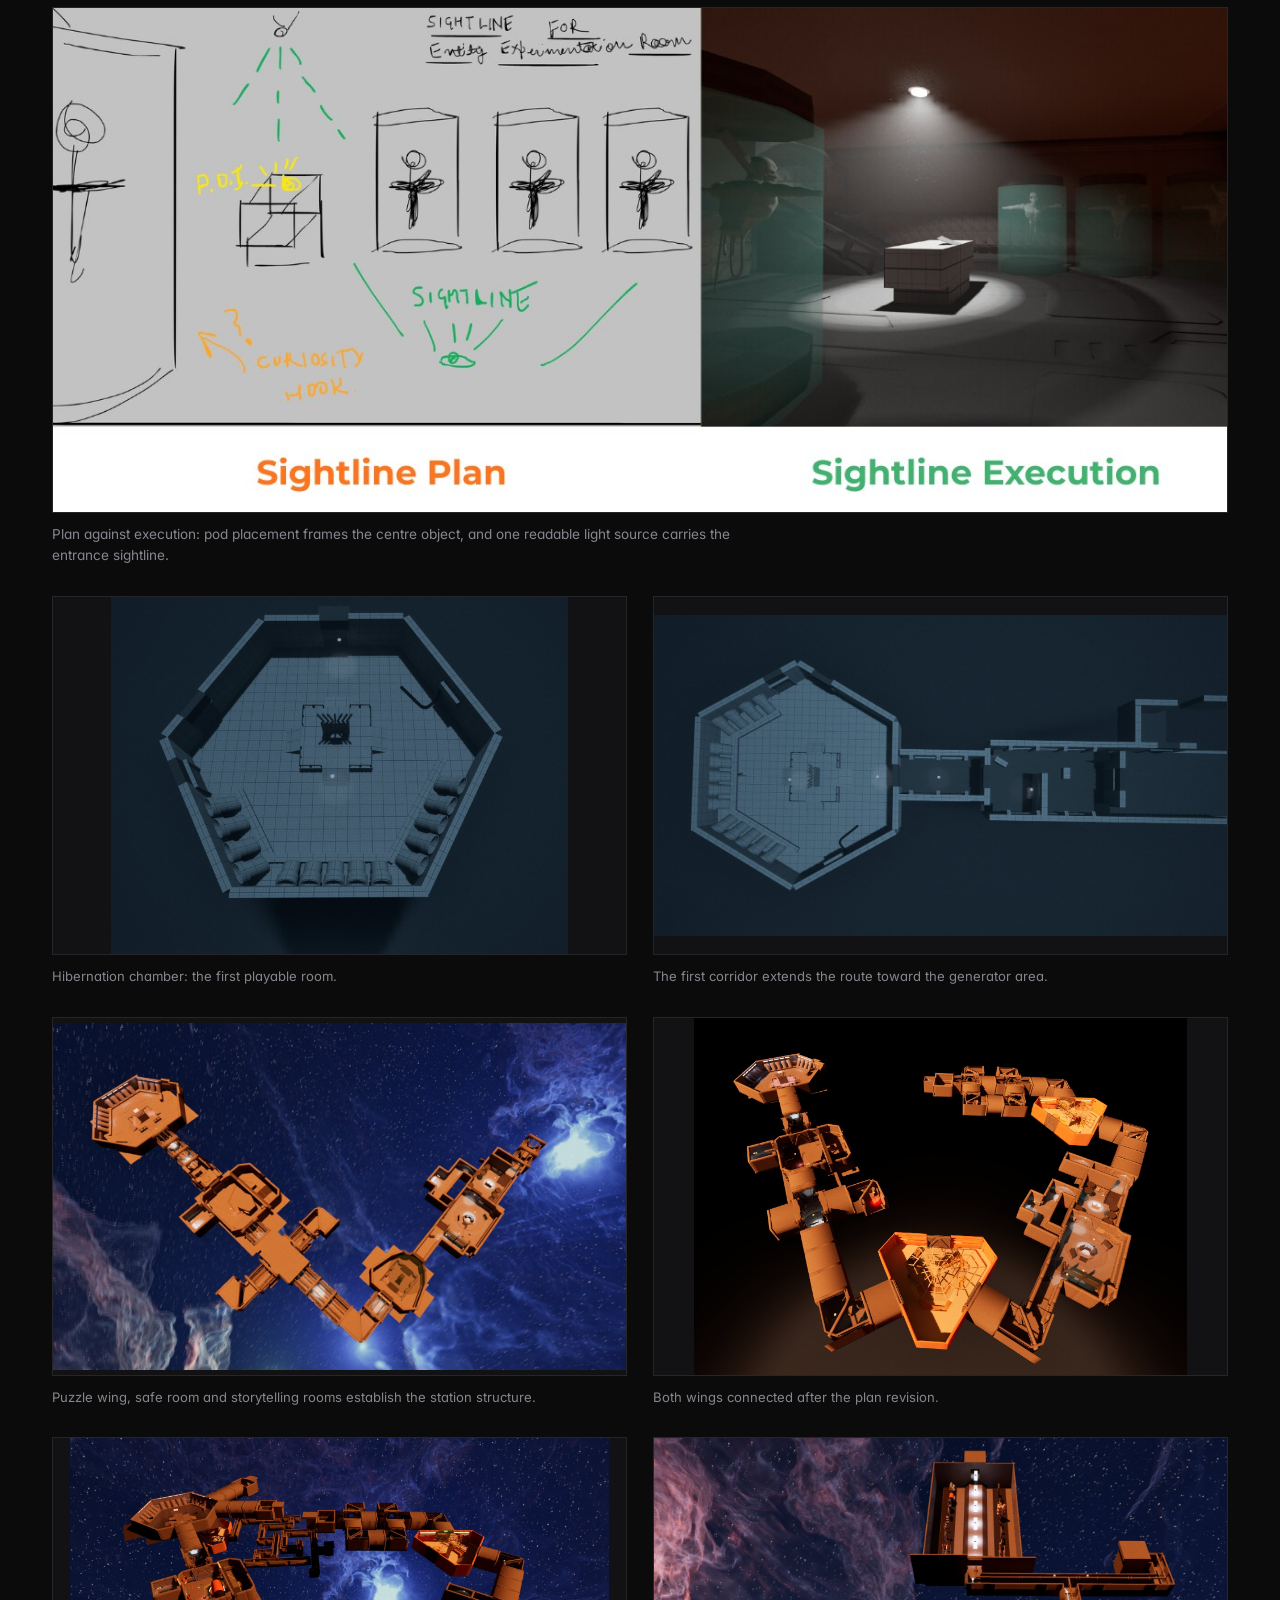
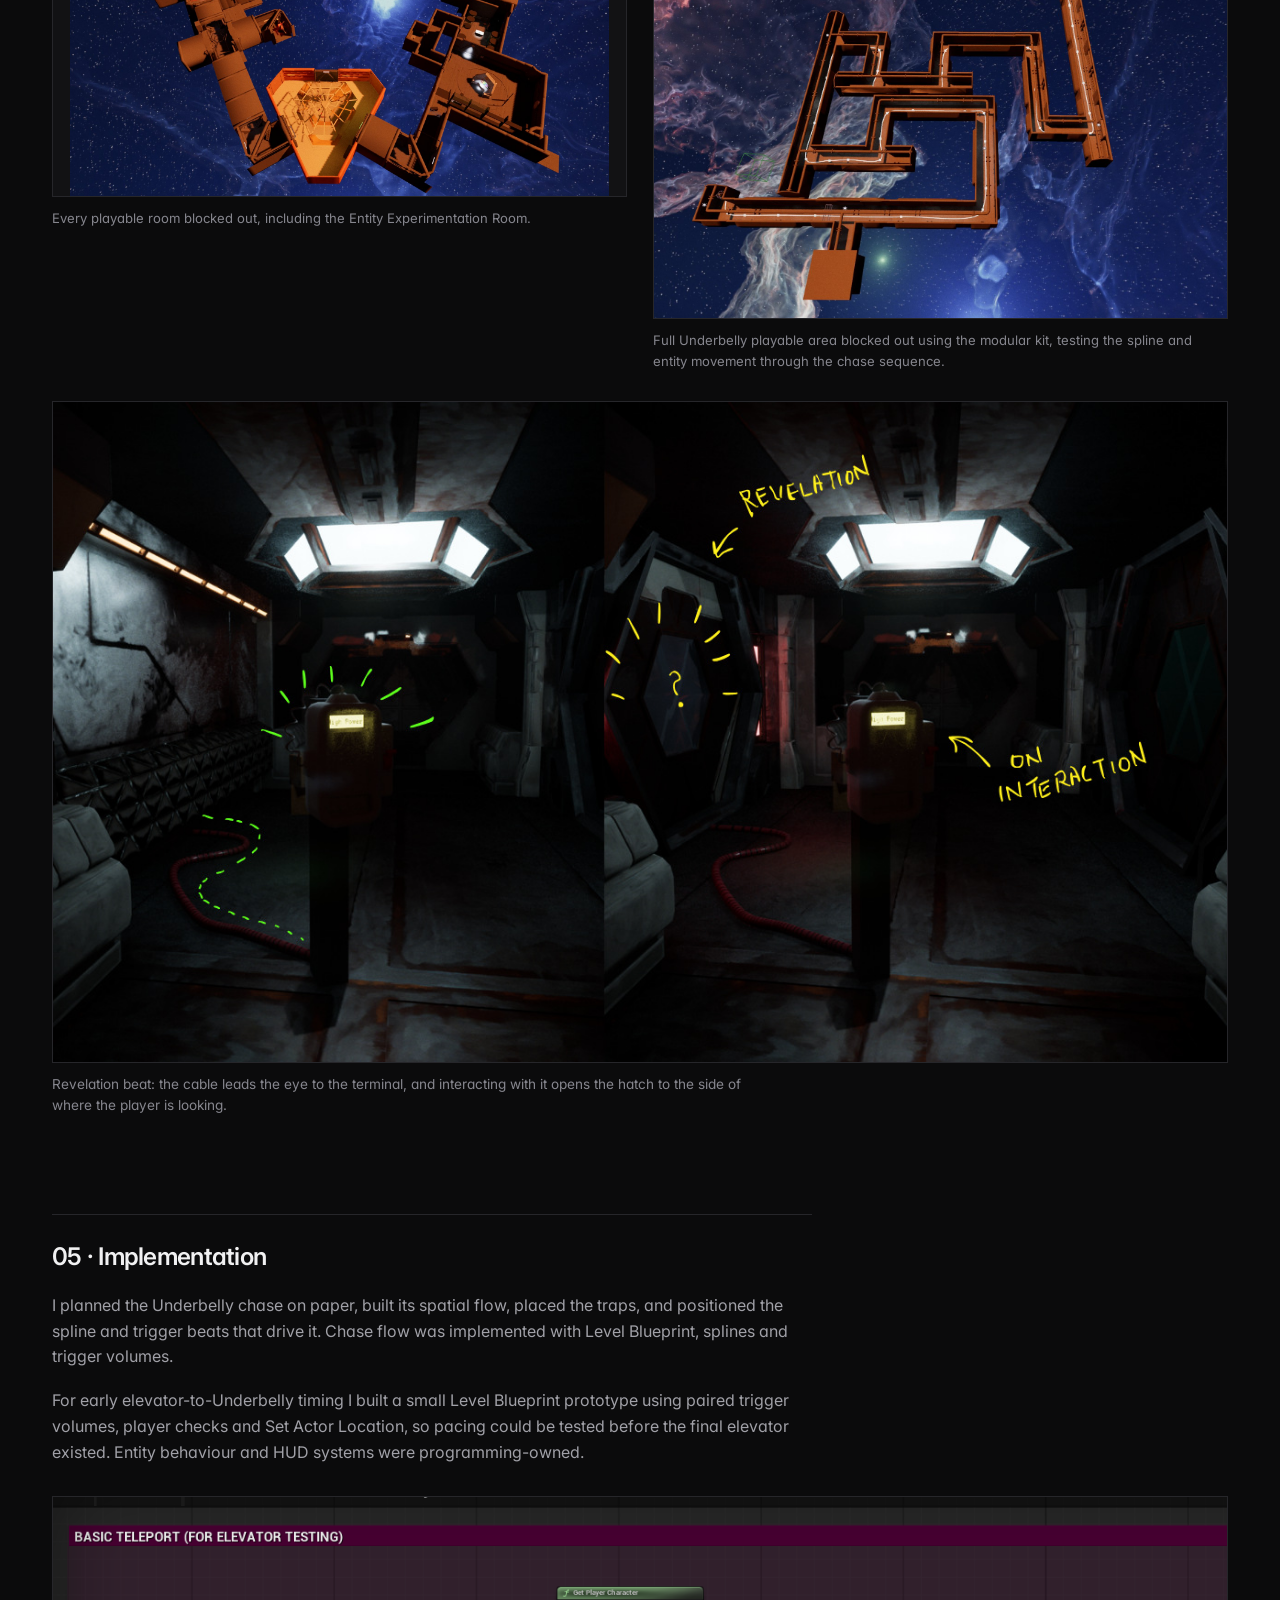
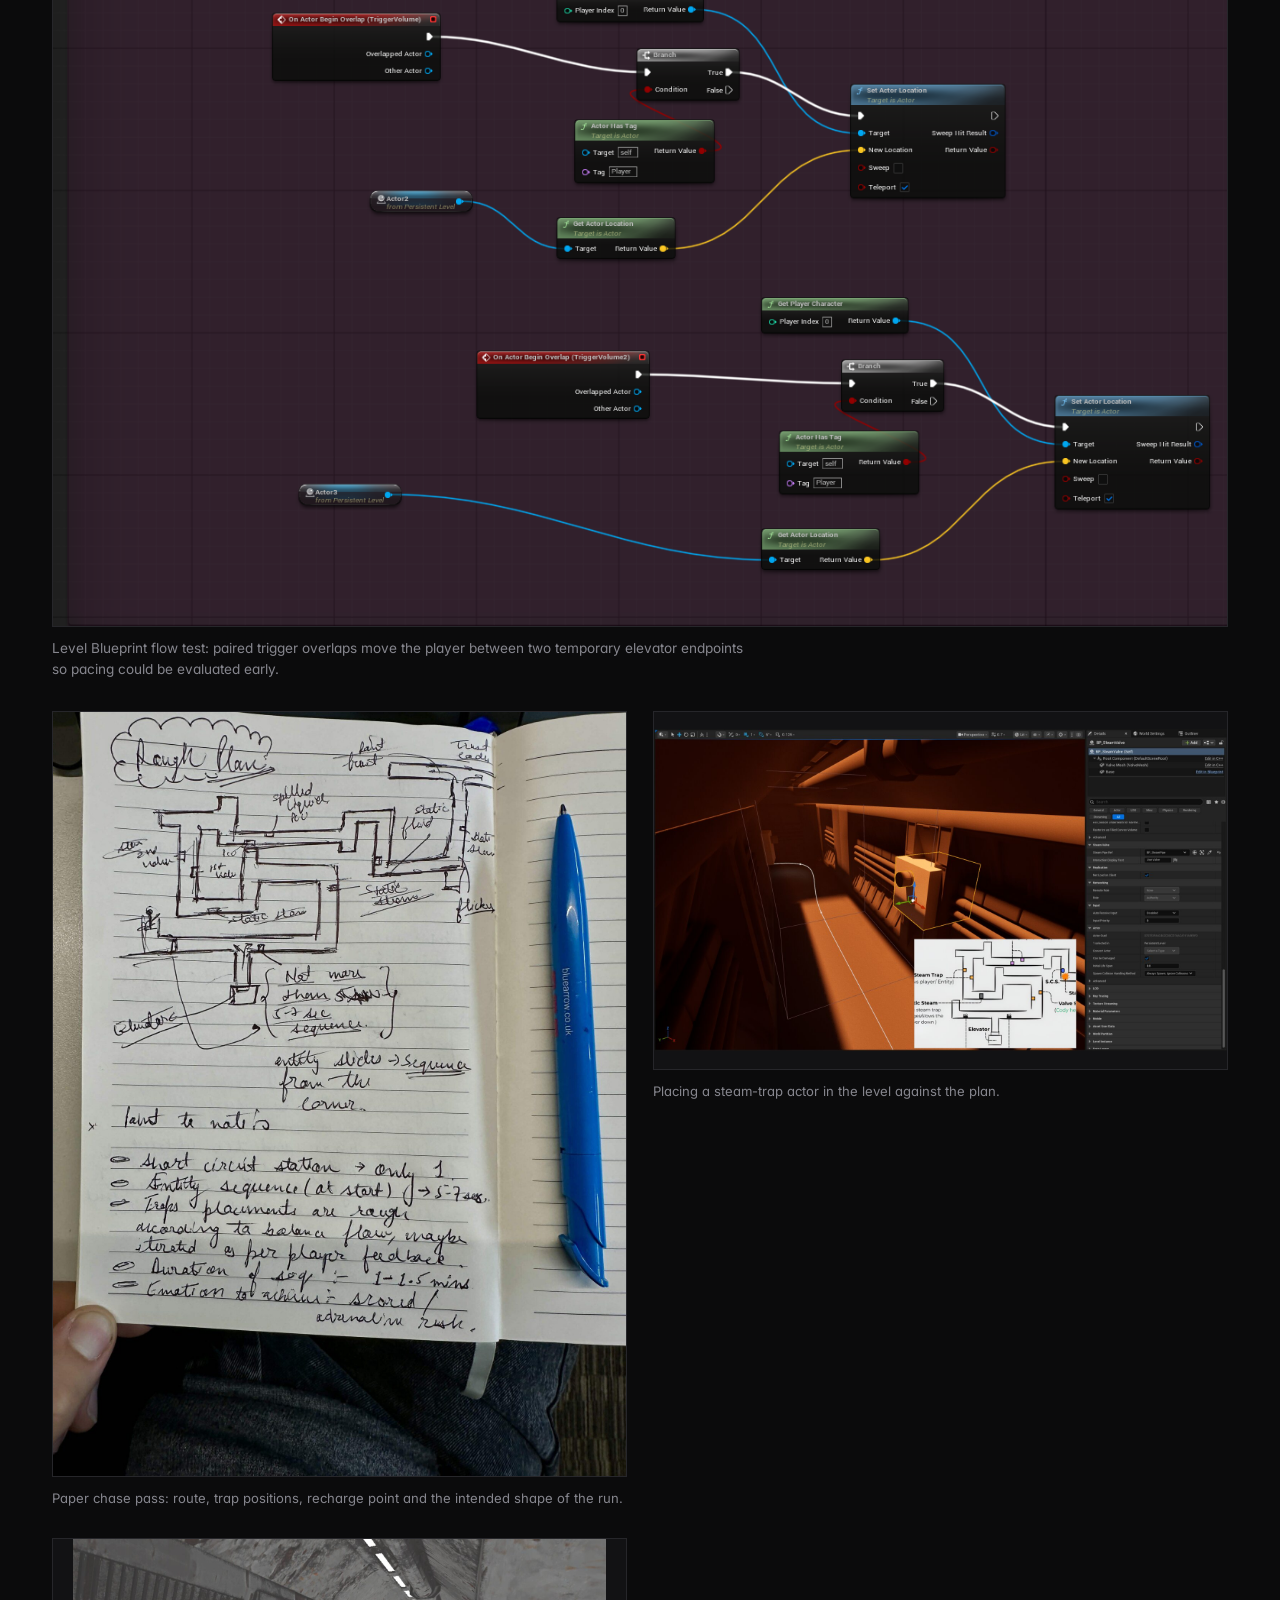
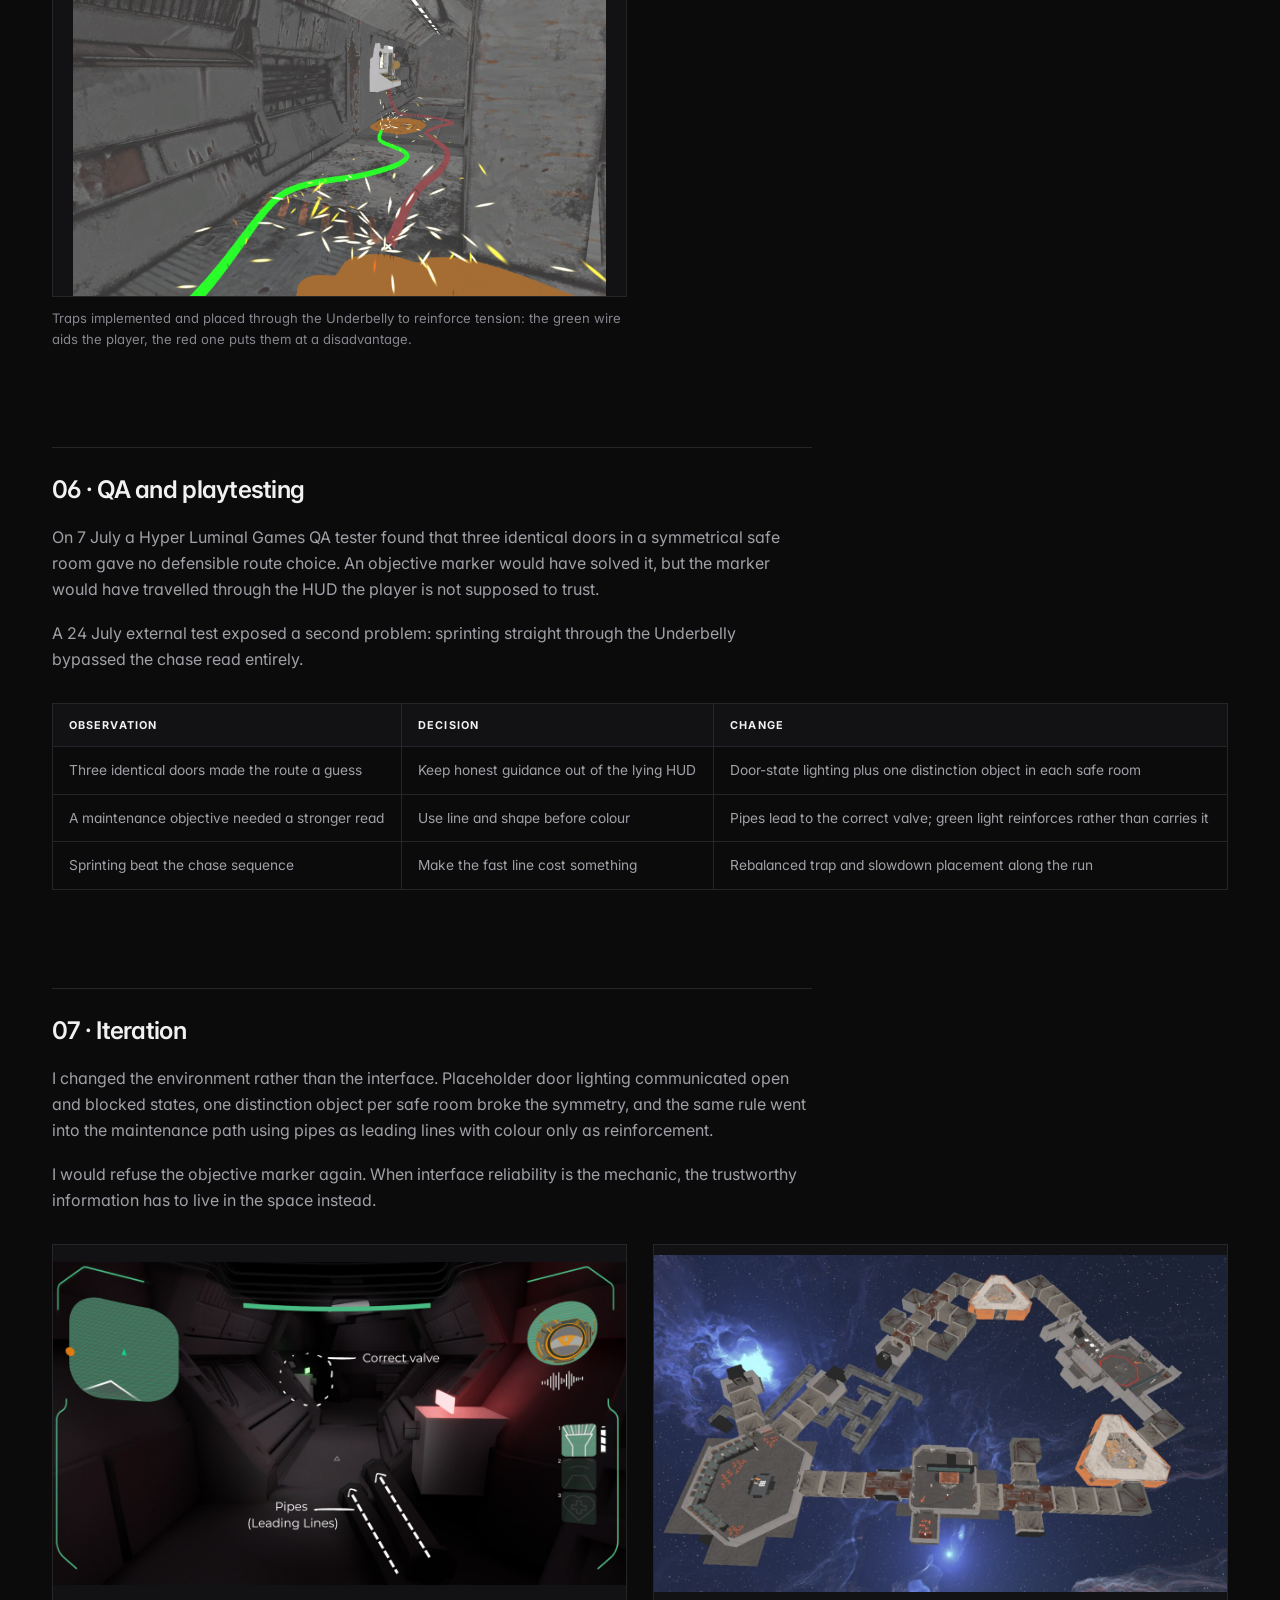
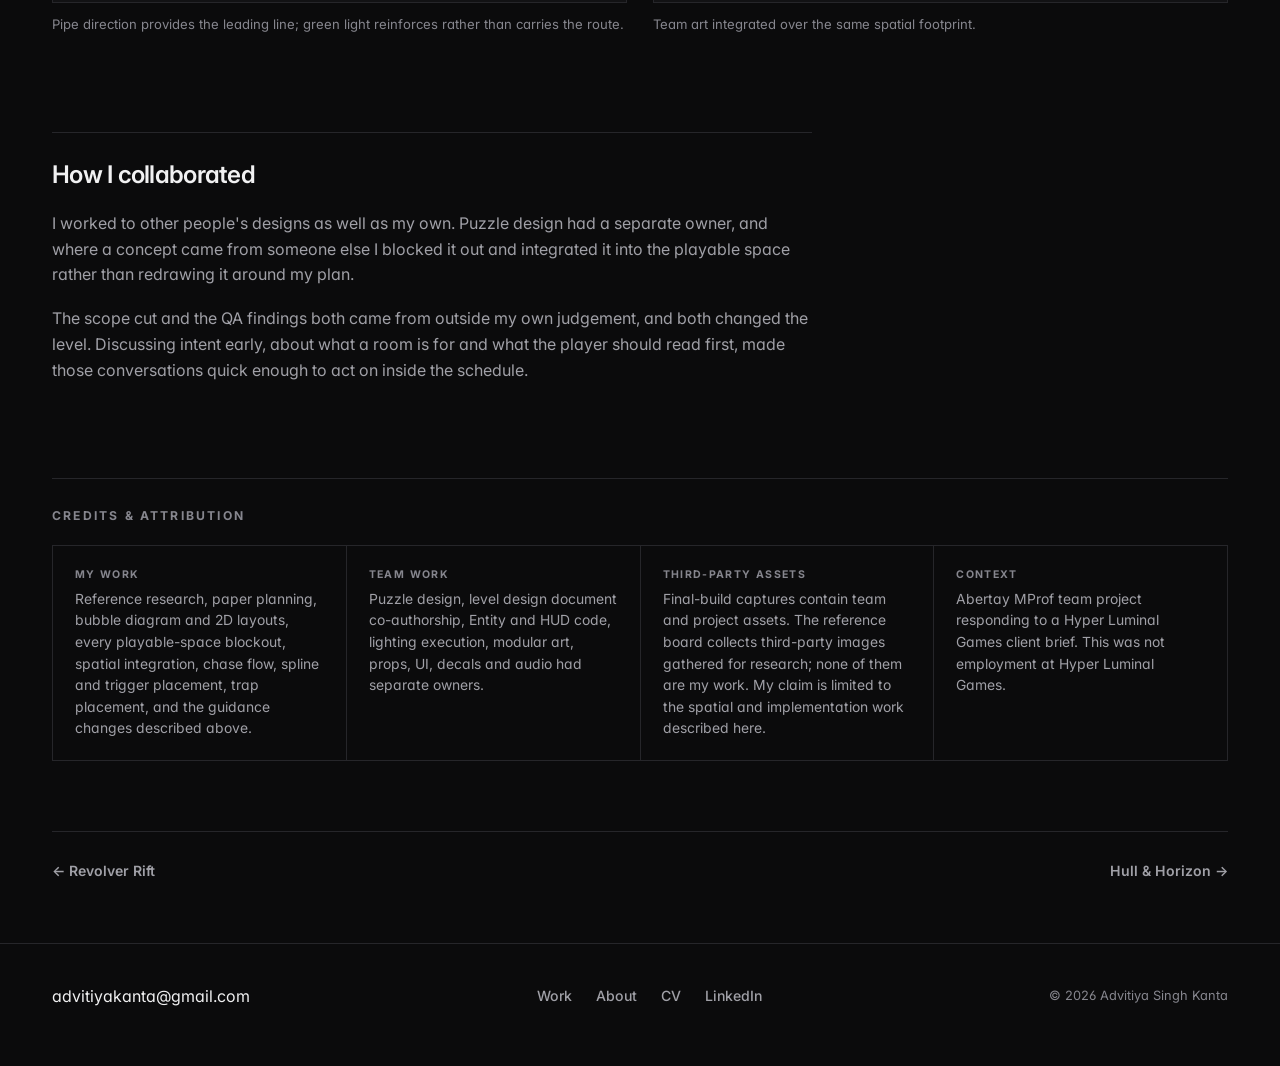
<file: work/to-pierce-eternity/index.html>
<!DOCTYPE html>
<html lang="en">
<head>
  <meta charset="UTF-8">
  <meta name="viewport" content="width=device-width, initial-scale=1.0">
  <title>To Pierce Eternity | Advitiya Singh Kanta, Level Designer</title>
  <meta name="description" content="Level Design for To Pierce Eternity, a Hyper Luminal Games client brief: research, paper planning, 2D layout, blockout, chase implementation, QA and iteration in Unreal Engine 5.">
  <meta name="robots" content="index,follow">
  <link rel="canonical" href="https://advitiyakanta.github.io/work/to-pierce-eternity/">
  <meta property="og:type" content="website">
  <meta property="og:title" content="To Pierce Eternity | Advitiya Singh Kanta, Level Designer">
  <meta property="og:description" content="Level Design for To Pierce Eternity, a Hyper Luminal Games client brief: research, paper planning, 2D layout, blockout, chase implementation, QA and iteration in Unreal Engine 5.">
  <meta property="og:url" content="https://advitiyakanta.github.io/work/to-pierce-eternity/">
  <meta property="og:image" content="https://advitiyakanta.github.io/assets/projects/to-pierce-eternity/cover.jpg">
  <meta name="twitter:card" content="summary_large_image">
  <meta name="twitter:title" content="To Pierce Eternity | Advitiya Singh Kanta, Level Designer">
  <meta name="twitter:description" content="Level Design for To Pierce Eternity, a Hyper Luminal Games client brief: research, paper planning, 2D layout, blockout, chase implementation, QA and iteration in Unreal Engine 5.">
  <meta name="twitter:image" content="https://advitiyakanta.github.io/assets/projects/to-pierce-eternity/cover.jpg">
  <link rel="icon" href="../../assets/favicon.svg" type="image/svg+xml">
  <link rel="preconnect" href="https://fonts.googleapis.com">
  <link rel="preconnect" href="https://fonts.gstatic.com" crossorigin>
  <link href="https://fonts.googleapis.com/css2?family=Inter:wght@400;500;600;700&amp;display=swap" rel="stylesheet">
  <link rel="stylesheet" href="../../css/style.css">
</head>
<body class="inner project-page" data-project="to-pierce-eternity" data-root="../../">
  <a class="skip-link" href="#main-content">Skip to project</a>

  <header class="site">
    <div class="wrap bar">
      <a class="brand" href="../../index.html">Advitiya Singh Kanta</a>
      <nav aria-label="Primary navigation">
        <a href="../../index.html#work">Work</a>
        <a href="../../about.html">About</a>
        <a href="https://www.linkedin.com/in/advitiyasinghkanta/" target="_blank" rel="noopener noreferrer">LinkedIn</a>
        <button class="menu-btn" type="button" id="menuBtn" aria-label="Open menu" aria-expanded="false" aria-controls="menuPanel"><span></span><span></span></button>
        <button class="theme-btn" type="button" id="themeBtn" aria-label="Switch to light colour theme" aria-pressed="false" title="Switch theme">
          <svg class="moon" viewBox="0 0 24 24" width="15" height="15" fill="none" stroke="currentColor" stroke-width="2" aria-hidden="true"><path d="M21 12.79A9 9 0 1 1 11.21 3 7 7 0 0 0 21 12.79z"/></svg>
          <svg class="sun" viewBox="0 0 24 24" width="15" height="15" fill="none" stroke="currentColor" stroke-width="2" aria-hidden="true"><circle cx="12" cy="12" r="4"/><path d="M12 2v2M12 20v2M4.9 4.9l1.4 1.4M17.7 17.7l1.4 1.4M2 12h2M20 12h2M4.9 19.1l1.4-1.4M17.7 6.3l1.4-1.4"/></svg>
        </button>
        <a class="cv" href="../../assets/downloads/Advitiya-Singh-Kanta-Level-Designer-CV.pdf" target="_blank" rel="noopener">CV</a>
      </nav>
    </div>
    <nav class="menu-panel" id="menuPanel" aria-label="Mobile navigation">
      <a href="../../index.html#work">Work</a>
      <a href="../../about.html">About</a>
      <a href="../../assets/downloads/Advitiya-Singh-Kanta-Level-Designer-CV.pdf" target="_blank" rel="noopener">CV</a>
      <a href="https://www.linkedin.com/in/advitiyasinghkanta/" target="_blank" rel="noopener noreferrer">LinkedIn</a>
      <a href="mailto:advitiyakanta@gmail.com">Email</a>
      <button class="theme-toggle" type="button" data-theme-toggle aria-pressed="false" aria-label="Switch to light colour theme">Switch to light colour theme</button>
    </nav>
  </header>

  <main class="page" id="main-content" tabindex="-1">
    <noscript><div class="wrap noscript-note"><p><strong>To Pierce Eternity:</strong> Level Design for To Pierce Eternity, a Hyper Luminal Games client brief: research, paper planning, 2D layout, blockout, chase implementation, QA and iteration in Unreal Engine 5.</p><p>JavaScript is required for the illustrated case study. Navigation and downloads remain available.</p></div></noscript>
    <div class="wrap">
      <a class="back" href="../../index.html#work"><span aria-hidden="true">←</span> Work</a>
      <div class="project-hero" id="project-hero">
        <h1>Level Design case study</h1>
        <p class="subtitle">Choose a project from the work page.</p>
      </div>
      <div id="project-media"></div>
      <section class="project-summary" id="project-summary" aria-label="Project at a glance"></section>
      <nav class="project-links" id="project-links" aria-label="Project links"></nav>
      <article class="case" id="case"></article>
      <section class="credits" id="credits"></section>
      <nav class="pager" id="pager" aria-label="Project pagination"></nav>
    </div>
  </main>

  <div class="lightbox" id="lightbox" role="dialog" aria-modal="true" aria-label="Expanded project image" hidden>
    <button class="lightbox-close" type="button" aria-label="Close expanded image">Close <span aria-hidden="true">×</span></button>
    <img src="[data-uri]" alt="">
    <p>Press Escape to close</p>
  </div>

  <footer class="site">
    <div class="wrap foot">
      <a class="mail" href="mailto:advitiyakanta@gmail.com">advitiyakanta@gmail.com</a>
      <nav class="foot-nav" aria-label="Footer navigation">
        <a href="../../index.html#work">Work</a><a href="../../about.html">About</a>
        <a href="../../assets/downloads/Advitiya-Singh-Kanta-Level-Designer-CV.pdf" target="_blank" rel="noopener">CV</a>
        <a href="https://www.linkedin.com/in/advitiyasinghkanta/" target="_blank" rel="noopener noreferrer">LinkedIn</a>
      </nav>
      <span class="foot-copy">© 2026 Advitiya Singh Kanta</span>
    </div>
  </footer>

  <script src="../../js/data.js"></script>
  <script src="../../js/image-meta.js"></script>
  <script src="../../js/project.js"></script>
  <script src="../../js/site.js"></script>
</body>
</html>
</file>
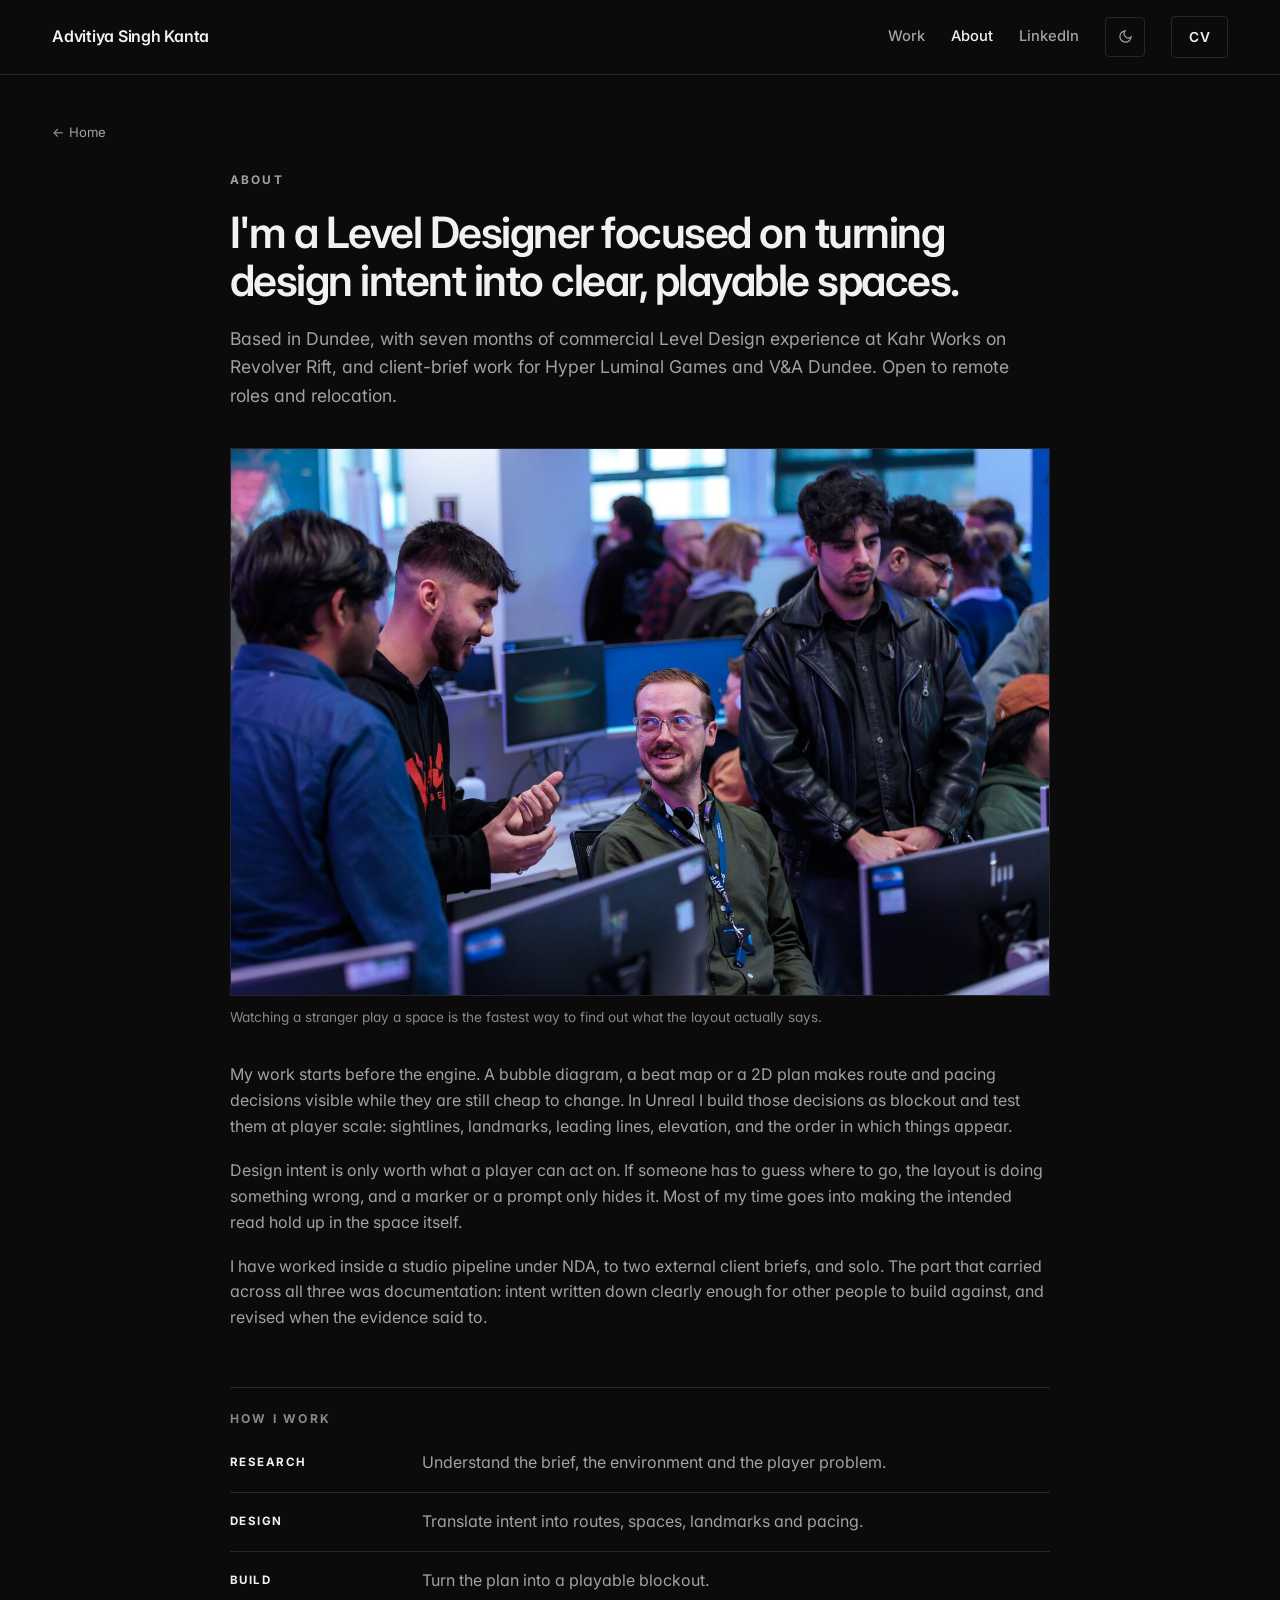
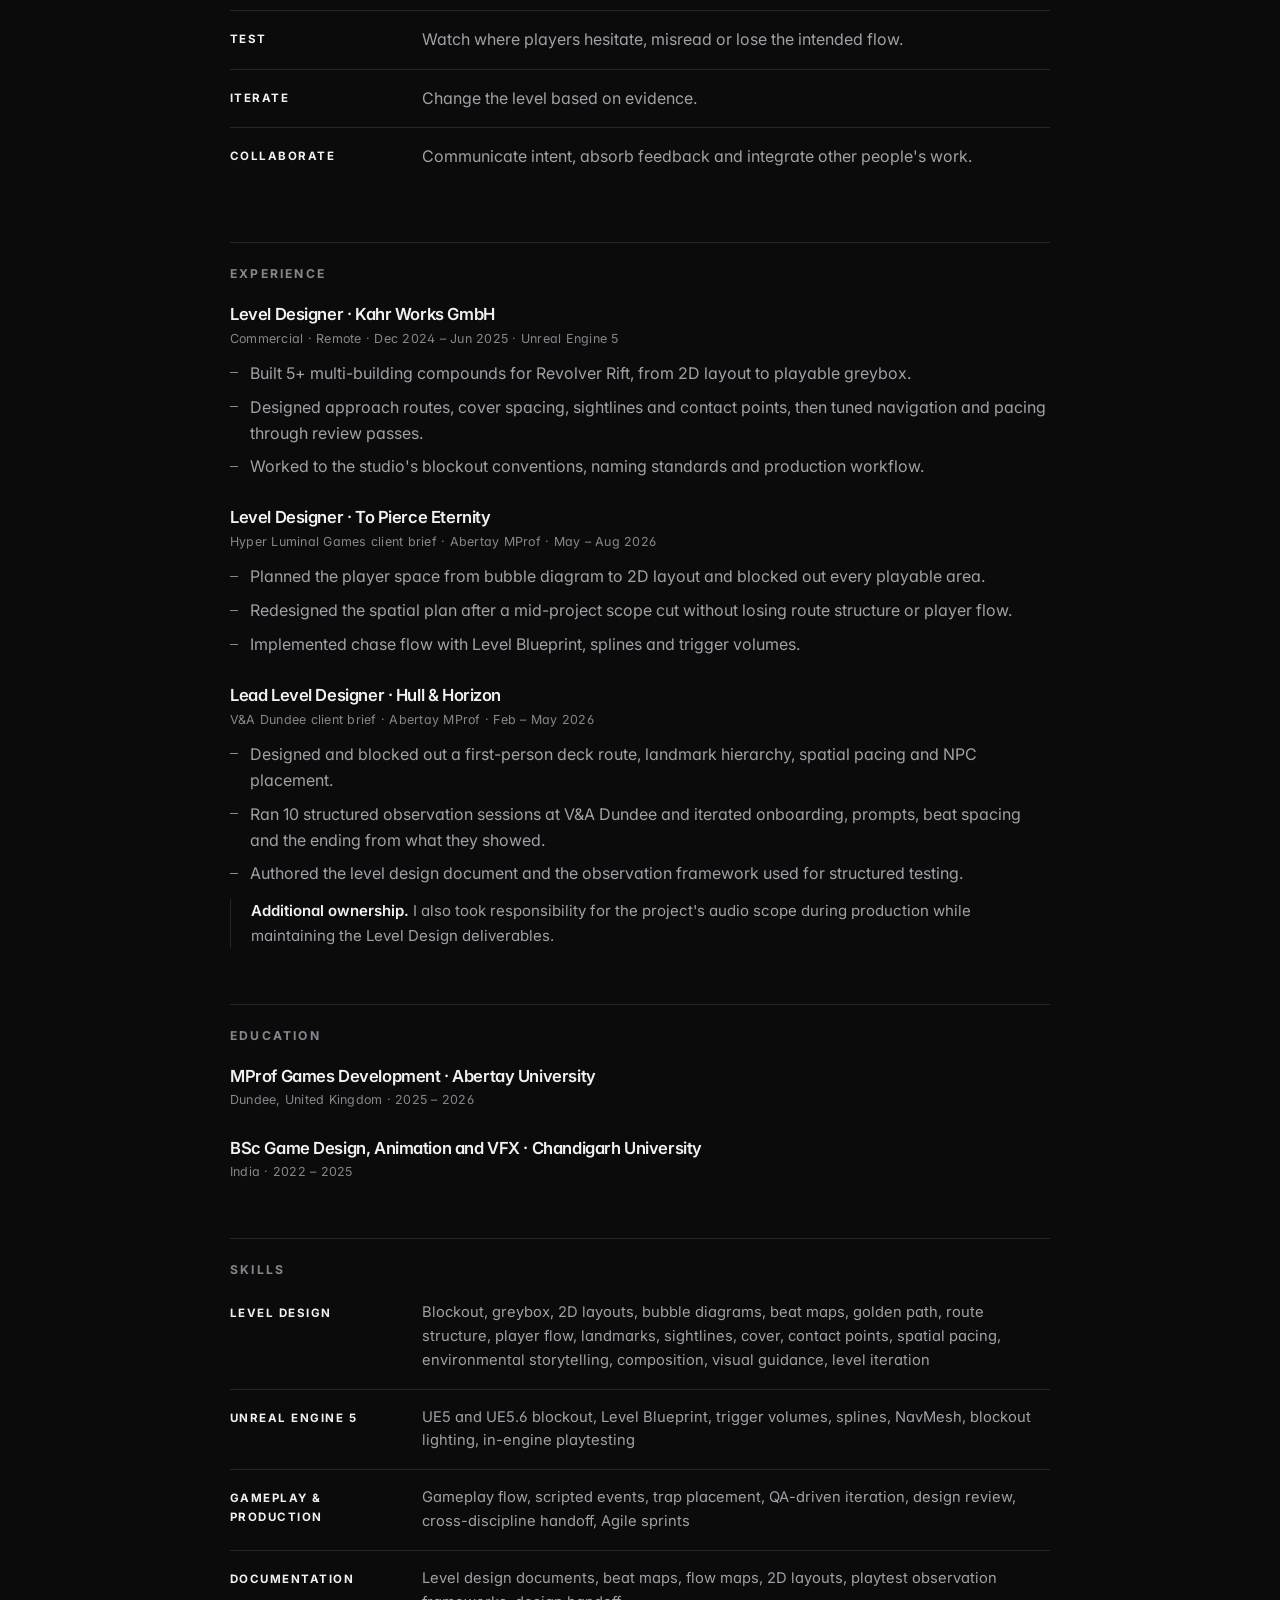
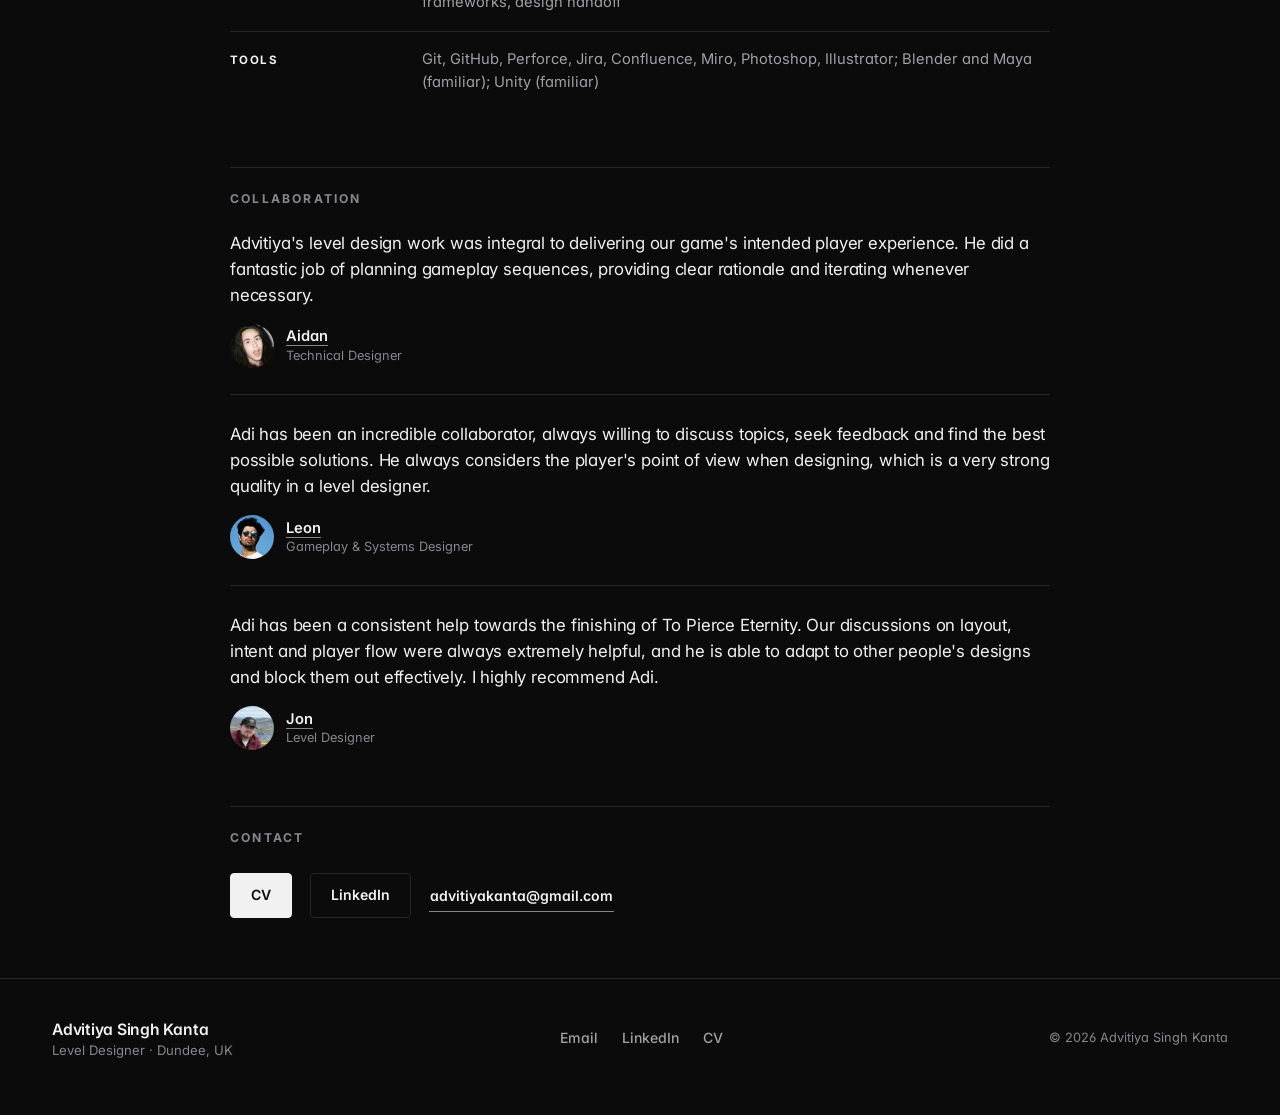
<file: about.html>
<!DOCTYPE html>
<html lang="en">
<head>
  <meta charset="UTF-8">
  <meta name="viewport" content="width=device-width, initial-scale=1.0">
  <title>About · Advitiya Singh Kanta | Level Designer</title>
  <meta name="description" content="Advitiya Singh Kanta is a Level Designer in Dundee with commercial Level Design experience at Kahr Works, working in player flow, blockout, gameplay implementation and playtesting in Unreal Engine.">
  <meta name="robots" content="index,follow">
  <link rel="canonical" href="https://advitiyakanta.github.io/about.html">
  <meta property="og:type" content="profile">
  <meta property="og:title" content="About · Advitiya Singh Kanta | Level Designer">
  <meta property="og:description" content="Commercial Level Design experience at Kahr Works, plus client-brief work for Hyper Luminal Games and V&amp;A Dundee.">
  <meta property="og:image" content="https://advitiyakanta.github.io/assets/about-photo.jpg">
  <meta property="og:url" content="https://advitiyakanta.github.io/about.html">
  <meta name="twitter:card" content="summary_large_image">
  <meta name="twitter:title" content="About · Advitiya Singh Kanta | Level Designer">
  <meta name="twitter:description" content="Commercial Level Design experience at Kahr Works, plus client-brief work for Hyper Luminal Games and V&amp;A Dundee.">
  <meta name="twitter:image" content="https://advitiyakanta.github.io/assets/about-photo.jpg">
  <link rel="icon" href="assets/favicon.svg" type="image/svg+xml">
  <link rel="preconnect" href="https://fonts.googleapis.com">
  <link rel="preconnect" href="https://fonts.gstatic.com" crossorigin>
  <link href="https://fonts.googleapis.com/css2?family=Inter:wght@400;500;600;700&amp;display=swap" rel="stylesheet">
  <link rel="stylesheet" href="css/style.css">
</head>
<body class="inner">
  <a class="skip-link" href="#main-content">Skip to about</a>

  <header class="site">
    <div class="wrap bar">
      <a class="brand" href="index.html">Advitiya Singh Kanta</a>
      <nav aria-label="Primary navigation">
        <a href="index.html#work">Work</a>
        <a href="about.html" aria-current="page">About</a>
        <a href="https://www.linkedin.com/in/advitiyasinghkanta/" target="_blank" rel="noopener noreferrer">LinkedIn</a>
        <button class="menu-btn" type="button" id="menuBtn" aria-label="Open menu" aria-expanded="false" aria-controls="menuPanel"><span></span><span></span></button>
        <button class="theme-btn" type="button" id="themeBtn" aria-label="Switch to light colour theme" aria-pressed="false" title="Switch theme">
          <svg class="moon" viewBox="0 0 24 24" width="15" height="15" fill="none" stroke="currentColor" stroke-width="2" aria-hidden="true"><path d="M21 12.79A9 9 0 1 1 11.21 3 7 7 0 0 0 21 12.79z"/></svg>
          <svg class="sun" viewBox="0 0 24 24" width="15" height="15" fill="none" stroke="currentColor" stroke-width="2" aria-hidden="true"><circle cx="12" cy="12" r="4"/><path d="M12 2v2M12 20v2M4.9 4.9l1.4 1.4M17.7 17.7l1.4 1.4M2 12h2M20 12h2M4.9 19.1l1.4-1.4M17.7 6.3l1.4-1.4"/></svg>
        </button>
        <a class="cv" href="assets/downloads/Advitiya-Singh-Kanta-Level-Designer-CV.pdf" target="_blank" rel="noopener">CV</a>
      </nav>
    </div>
    <nav class="menu-panel" id="menuPanel" aria-label="Mobile navigation">
      <a href="index.html#work">Work</a>
      <a href="about.html">About</a>
      <a href="assets/downloads/Advitiya-Singh-Kanta-Level-Designer-CV.pdf" target="_blank" rel="noopener">CV</a>
      <a href="https://www.linkedin.com/in/advitiyasinghkanta/" target="_blank" rel="noopener noreferrer">LinkedIn</a>
      <a href="mailto:advitiyakanta@gmail.com">Email</a>
      <button class="theme-toggle" type="button" data-theme-toggle aria-pressed="false" aria-label="Switch to light colour theme">Switch to light colour theme</button>
    </nav>
  </header>

  <main class="page" id="main-content" tabindex="-1">
    <div class="wrap">
      <a class="back" href="index.html"><span aria-hidden="true">←</span> Home</a>
      <article class="about-page">
        <p class="eyebrow">About</p>
        <h1>I'm a Level Designer focused on turning design intent into clear, playable spaces.</h1>
        <p class="lede">Based in Dundee, with seven months of commercial Level Design experience at Kahr Works on Revolver Rift, and client-brief work for Hyper Luminal Games and V&amp;A Dundee. Open to remote roles and relocation.</p>

        <figure class="wide">
          <img src="assets/about-photo.jpg" width="1400" height="934" alt="Advitiya Singh Kanta talking through his level design work at a games showcase" loading="lazy" decoding="async">
          <figcaption>Watching a stranger play a space is the fastest way to find out what the layout actually says.</figcaption>
        </figure>

        <p>My work starts before the engine. A bubble diagram, a beat map or a 2D plan makes route and pacing decisions visible while they are still cheap to change. In Unreal I build those decisions as blockout and test them at player scale: sightlines, landmarks, leading lines, elevation, and the order in which things appear.</p>
        <p>Design intent is only worth what a player can act on. If someone has to guess where to go, the layout is doing something wrong, and a marker or a prompt only hides it. Most of my time goes into making the intended read hold up in the space itself.</p>
        <p>I have worked inside a studio pipeline under NDA, to two external client briefs, and solo. The part that carried across all three was documentation: intent written down clearly enough for other people to build against, and revised when the evidence said to.</p>

        <h2>How I work</h2>
        <dl class="how">
          <div><dt>Research</dt><dd>Understand the brief, the environment and the player problem.</dd></div>
          <div><dt>Design</dt><dd>Translate intent into routes, spaces, landmarks and pacing.</dd></div>
          <div><dt>Build</dt><dd>Turn the plan into a playable blockout.</dd></div>
          <div><dt>Test</dt><dd>Watch where players hesitate, misread or lose the intended flow.</dd></div>
          <div><dt>Iterate</dt><dd>Change the level based on evidence.</dd></div>
          <div><dt>Collaborate</dt><dd>Communicate intent, absorb feedback and integrate other people's work.</dd></div>
        </dl>

        <h2>Experience</h2>
        <section class="xp" aria-labelledby="kahr-role">
          <h3 id="kahr-role">Level Designer · Kahr Works GmbH</h3>
          <p class="when">Commercial · Remote · Dec 2024 – Jun 2025 · Unreal Engine 5</p>
          <ul>
            <li>Built 5+ multi-building compounds for Revolver Rift, from 2D layout to playable greybox.</li>
            <li>Designed approach routes, cover spacing, sightlines and contact points, then tuned navigation and pacing through review passes.</li>
            <li>Worked to the studio's blockout conventions, naming standards and production workflow.</li>
          </ul>
        </section>
        <section class="xp" aria-labelledby="tpe-role">
          <h3 id="tpe-role">Level Designer · To Pierce Eternity</h3>
          <p class="when">Hyper Luminal Games client brief · Abertay MProf · May – Aug 2026</p>
          <ul>
            <li>Planned the player space from bubble diagram to 2D layout and blocked out every playable area.</li>
            <li>Redesigned the spatial plan after a mid-project scope cut without losing route structure or player flow.</li>
            <li>Implemented chase flow with Level Blueprint, splines and trigger volumes.</li>
          </ul>
        </section>
        <section class="xp" aria-labelledby="hh-role">
          <h3 id="hh-role">Lead Level Designer · Hull &amp; Horizon</h3>
          <p class="when">V&amp;A Dundee client brief · Abertay MProf · Feb – May 2026</p>
          <ul>
            <li>Designed and blocked out a first-person deck route, landmark hierarchy, spatial pacing and NPC placement.</li>
            <li>Ran 10 structured observation sessions at V&amp;A Dundee and iterated onboarding, prompts, beat spacing and the ending from what they showed.</li>
            <li>Authored the level design document and the observation framework used for structured testing.</li>
          </ul>
          <p class="xp-note"><strong>Additional ownership.</strong> I also took responsibility for the project's audio scope during production while maintaining the Level Design deliverables.</p>
        </section>

        <h2>Education</h2>
        <div class="xp"><h3>MProf Games Development · Abertay University</h3><p class="when">Dundee, United Kingdom · 2025 – 2026</p></div>
        <div class="xp"><h3>BSc Game Design, Animation and VFX · Chandigarh University</h3><p class="when">India · 2022 – 2025</p></div>

        <h2>Skills</h2>
        <dl class="skills-list">
          <div><dt>Level Design</dt><dd>Blockout, greybox, 2D layouts, bubble diagrams, beat maps, golden path, route structure, player flow, landmarks, sightlines, cover, contact points, spatial pacing, environmental storytelling, composition, visual guidance, level iteration</dd></div>
          <div><dt>Unreal Engine 5</dt><dd>UE5 and UE5.6 blockout, Level Blueprint, trigger volumes, splines, NavMesh, blockout lighting, in-engine playtesting</dd></div>
          <div><dt>Gameplay &amp; production</dt><dd>Gameplay flow, scripted events, trap placement, QA-driven iteration, design review, cross-discipline handoff, Agile sprints</dd></div>
          <div><dt>Documentation</dt><dd>Level design documents, beat maps, flow maps, 2D layouts, playtest observation frameworks, design handoff</dd></div>
          <div><dt>Tools</dt><dd>Git, GitHub, Perforce, Jira, Confluence, Miro, Photoshop, Illustrator; Blender and Maya (familiar); Unity (familiar)</dd></div>
        </dl>

        <h2>Collaboration</h2>
        <div class="quotes">
          <figure class="quote">
            <blockquote><p>Advitiya's level design work was integral to delivering our game's intended player experience. He did a fantastic job of planning gameplay sequences, providing clear rationale and iterating whenever necessary.</p></blockquote>
            <figcaption>
              <img class="avatar" src="assets/people/aidan.jpg" width="256" height="256" alt="Aidan" loading="lazy" decoding="async">
              <span><strong><a href="https://www.linkedin.com/in/aidanhwhit/" target="_blank" rel="noopener noreferrer">Aidan</a></strong><em>Technical Designer</em></span>
            </figcaption>
          </figure>
          <figure class="quote">
            <blockquote><p>Adi has been an incredible collaborator, always willing to discuss topics, seek feedback and find the best possible solutions. He always considers the player's point of view when designing, which is a very strong quality in a level designer.</p></blockquote>
            <figcaption>
              <img class="avatar" src="assets/people/leon.jpg" width="256" height="256" alt="Leon" loading="lazy" decoding="async">
              <span><strong><a href="https://www.linkedin.com/in/leon-misoulis/" target="_blank" rel="noopener noreferrer">Leon</a></strong><em>Gameplay &amp; Systems Designer</em></span>
            </figcaption>
          </figure>
          <figure class="quote">
            <blockquote><p>Adi has been a consistent help towards the finishing of To Pierce Eternity. Our discussions on layout, intent and player flow were always extremely helpful, and he is able to adapt to other people's designs and block them out effectively. I highly recommend Adi.</p></blockquote>
            <figcaption>
              <img class="avatar" src="assets/people/jon.jpg" width="256" height="256" alt="Jon" loading="lazy" decoding="async">
              <span><strong><a href="https://www.linkedin.com/in/jon-hans-schaub/" target="_blank" rel="noopener noreferrer">Jon</a></strong><em>Level Designer</em></span>
            </figcaption>
          </figure>
        </div>

        <h2>Contact</h2>
        <div class="about-actions">
          <a class="button primary" href="assets/downloads/Advitiya-Singh-Kanta-Level-Designer-CV.pdf" target="_blank" rel="noopener">CV</a>
          <a class="button" href="https://www.linkedin.com/in/advitiyasinghkanta/" target="_blank" rel="noopener noreferrer">LinkedIn</a>
          <a class="text-action" href="mailto:advitiyakanta@gmail.com">advitiyakanta@gmail.com</a>
        </div>
      </article>
    </div>
  </main>

  <footer class="site">
    <div class="wrap foot">
      <div class="foot-id">
        <strong>Advitiya Singh Kanta</strong>
        <span>Level Designer · Dundee, UK</span>
      </div>
      <nav class="foot-nav" aria-label="Footer links">
        <a href="mailto:advitiyakanta@gmail.com">Email</a>
        <a href="https://www.linkedin.com/in/advitiyasinghkanta/" target="_blank" rel="noopener noreferrer">LinkedIn</a>
        <a href="assets/downloads/Advitiya-Singh-Kanta-Level-Designer-CV.pdf" target="_blank" rel="noopener">CV</a>
      </nav>
      <span class="foot-copy">© 2026 Advitiya Singh Kanta</span>
    </div>
  </footer>
  <script src="js/site.js"></script>
</body>
</html>
</file>
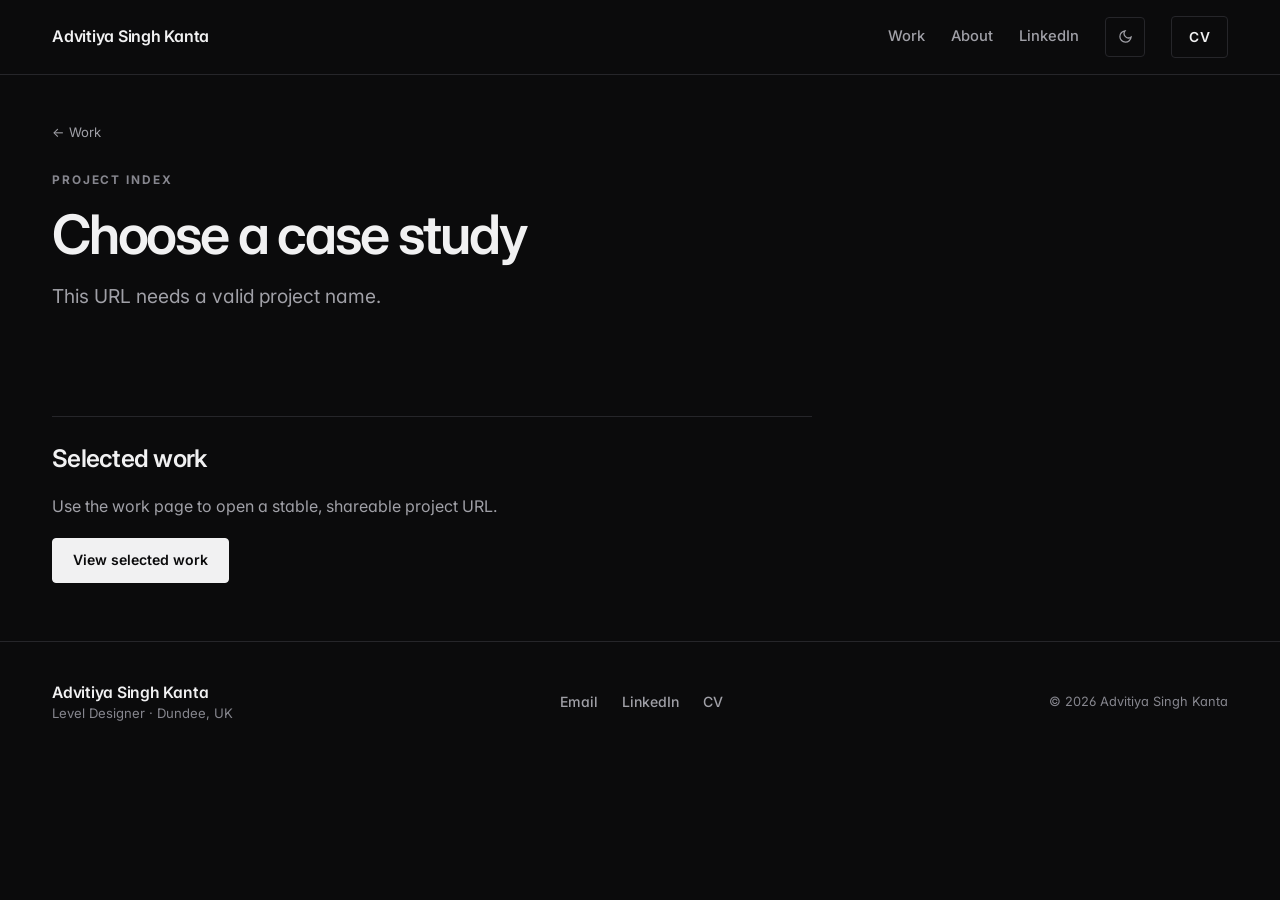
<file: project.html>
<!DOCTYPE html>
<html lang="en">
<head>
  <meta charset="UTF-8">
  <meta name="viewport" content="width=device-width, initial-scale=1.0">
  <title>Level Design Case Study · Advitiya Singh Kanta</title>
  <meta name="description" content="Level Design case study by Advitiya Singh Kanta.">
  <meta name="robots" content="noindex,follow">
  <link rel="canonical" href="https://advitiyakanta.github.io/project.html">
  <meta property="og:type" content="website">
  <meta property="og:title" content="Level Design Case Study · Advitiya Singh Kanta">
  <meta property="og:description" content="Level Design case study by Advitiya Singh Kanta.">
  <meta property="og:url" content="https://advitiyakanta.github.io/project.html">
  <meta name="twitter:card" content="summary_large_image">
  <meta name="twitter:title" content="Level Design Case Study · Advitiya Singh Kanta">
  <meta name="twitter:description" content="Level Design case study by Advitiya Singh Kanta.">
  <link rel="icon" href="assets/favicon.svg" type="image/svg+xml">
  <link rel="preconnect" href="https://fonts.googleapis.com">
  <link rel="preconnect" href="https://fonts.gstatic.com" crossorigin>
  <link href="https://fonts.googleapis.com/css2?family=Inter:wght@400;500;600;700&amp;display=swap" rel="stylesheet">
  <link rel="stylesheet" href="css/style.css">
</head>
<body class="inner project-page">
  <a class="skip-link" href="#main-content">Skip to project</a>

  <header class="site">
    <div class="wrap bar">
      <a class="brand" href="index.html">Advitiya Singh Kanta</a>
      <nav aria-label="Primary navigation">
        <a href="index.html#work">Work</a>
        <a href="about.html">About</a>
        <a href="https://www.linkedin.com/in/advitiyasinghkanta/" target="_blank" rel="noopener noreferrer">LinkedIn</a>
        <button class="menu-btn" type="button" id="menuBtn" aria-label="Open menu" aria-expanded="false" aria-controls="menuPanel"><span></span><span></span></button>
        <button class="theme-btn" type="button" id="themeBtn" aria-label="Switch to light colour theme" aria-pressed="false" title="Switch theme">
          <svg class="moon" viewBox="0 0 24 24" width="15" height="15" fill="none" stroke="currentColor" stroke-width="2" aria-hidden="true"><path d="M21 12.79A9 9 0 1 1 11.21 3 7 7 0 0 0 21 12.79z"/></svg>
          <svg class="sun" viewBox="0 0 24 24" width="15" height="15" fill="none" stroke="currentColor" stroke-width="2" aria-hidden="true"><circle cx="12" cy="12" r="4"/><path d="M12 2v2M12 20v2M4.9 4.9l1.4 1.4M17.7 17.7l1.4 1.4M2 12h2M20 12h2M4.9 19.1l1.4-1.4M17.7 6.3l1.4-1.4"/></svg>
        </button>
        <a class="cv" href="assets/downloads/Advitiya-Singh-Kanta-Level-Designer-CV.pdf" target="_blank" rel="noopener">CV</a>
      </nav>
    </div>
    <nav class="menu-panel" id="menuPanel" aria-label="Mobile navigation">
      <a href="index.html#work">Work</a>
      <a href="about.html">About</a>
      <a href="assets/downloads/Advitiya-Singh-Kanta-Level-Designer-CV.pdf" target="_blank" rel="noopener">CV</a>
      <a href="https://www.linkedin.com/in/advitiyasinghkanta/" target="_blank" rel="noopener noreferrer">LinkedIn</a>
      <a href="mailto:advitiyakanta@gmail.com">Email</a>
      <button class="theme-toggle" type="button" data-theme-toggle aria-pressed="false" aria-label="Switch to light colour theme">Switch to light colour theme</button>
    </nav>
  </header>

  <main class="page" id="main-content" tabindex="-1">
    <div class="wrap">
      <a class="back" href="index.html#work"><span aria-hidden="true">←</span> Work</a>
      <div class="project-hero" id="project-hero">
        <h1>Level Design case study</h1>
        <p class="subtitle">Choose a project from the work page.</p>
      </div>
      <div id="project-media"></div>
      <section class="project-summary" id="project-summary" aria-label="Project at a glance"></section>
      <nav class="project-links" id="project-links" aria-label="Project links"></nav>
      <article class="case" id="case"></article>
      <section class="credits" id="credits"></section>
      <nav class="pager" id="pager" aria-label="Project pagination"></nav>
    </div>
  </main>

  <div class="lightbox" id="lightbox" role="dialog" aria-modal="true" aria-label="Expanded project image" hidden>
    <button class="lightbox-close" type="button" aria-label="Close expanded image">Close <span aria-hidden="true">×</span></button>
    <img src="[data-uri]" alt="">
    <p>Press Escape to close</p>
  </div>

  <footer class="site">
    <div class="wrap foot">
      <div class="foot-id">
        <strong>Advitiya Singh Kanta</strong>
        <span>Level Designer · Dundee, UK</span>
      </div>
      <nav class="foot-nav" aria-label="Footer links">
        <a href="mailto:advitiyakanta@gmail.com">Email</a>
        <a href="https://www.linkedin.com/in/advitiyasinghkanta/" target="_blank" rel="noopener noreferrer">LinkedIn</a>
        <a href="assets/downloads/Advitiya-Singh-Kanta-Level-Designer-CV.pdf" target="_blank" rel="noopener">CV</a>
      </nav>
      <span class="foot-copy">© 2026 Advitiya Singh Kanta</span>
    </div>
  </footer>

  <script src="js/data.js"></script>
  <script src="js/image-meta.js"></script>
  <script src="js/project.js"></script>
  <script src="js/site.js"></script>
</body>
</html>
</file>
<file: css/style.css>
/* ============================================================
   ADVITIYA SINGH KANTA · LEVEL DESIGN PORTFOLIO
   One typeface. Monochrome interface. The work carries the colour.
   ============================================================ */

:root {
  --bg: #0b0b0c;
  --bg-2: #121214;
  --line: #26262a;
  --text: #f1f1f2;
  --dim: #a0a0a7;
  --faint: #86868e;
  --accent: #d9a441;
  --maxw: 1240px;
  --gut: 32px;
  --col: 760px;
}

body.light {
  --bg: #f8f8f6;
  --bg-2: #eeeeeb;
  --line: #dddcd8;
  --text: #17171a;
  --dim: #55555d;
  --faint: #67676f;
  --accent: #7d5214;
}

* { margin: 0; padding: 0; box-sizing: border-box; }
[hidden] { display: none !important; }
html { scroll-behavior: smooth; -webkit-text-size-adjust: 100%; }

body {
  background: var(--bg);
  color: var(--text);
  font-family: "Inter", system-ui, -apple-system, "Segoe UI", sans-serif;
  font-size: 16px;
  line-height: 1.62;
  -webkit-font-smoothing: antialiased;
  font-feature-settings: "cv02","cv03","cv04","cv11";
  transition: background-color 0.3s ease, color 0.3s ease;
}

h1, h2, h3 { font-weight: 600; letter-spacing: -0.025em; line-height: 1.12; }
a { color: inherit; text-decoration: none; }
img { display: block; max-width: 100%; height: auto; }
button { font: inherit; }

:focus-visible { outline: 3px solid var(--accent); outline-offset: 3px; }
body.light :focus-visible { outline-color: #a06c1c; }

.skip-link {
  position: fixed; top: 10px; left: 10px; z-index: 200;
  transform: translateY(-160%); padding: 10px 14px;
  background: var(--text); color: var(--bg); border-radius: 4px; font-weight: 700;
}
.skip-link:focus { transform: translateY(0); }

.wrap { max-width: var(--maxw); margin: 0 auto; padding: 0 var(--gut); }
@media (max-width: 700px) { :root { --gut: 20px; } }

/* ---------- Header ---------- */
header.site {
  position: sticky; top: 0; z-index: 40;
  background: var(--bg);
  border-bottom: 1px solid transparent;
  transition: border-color 0.25s ease, background-color 0.3s ease;
}
body.scrolled header.site, body.inner header.site { border-bottom-color: var(--line); }
header.site .bar { display: flex; align-items: center; justify-content: space-between; height: 74px; gap: 18px; }

.brand { font-size: 1rem; font-weight: 600; letter-spacing: -0.015em; }
.brand:hover { opacity: 0.72; }

header nav { display: flex; align-items: center; gap: 26px; }
header nav a { position: relative; font-size: 0.92rem; font-weight: 500; color: var(--dim); transition: color 0.2s ease; }
header nav a:hover, header nav a[aria-current="page"] { color: var(--text); }
header nav a:not(.cv)::after {
  content: ""; position: absolute; left: 0; right: 0; bottom: -5px; height: 1px;
  background: currentColor; transform: scaleX(0); transform-origin: left;
  transition: transform 0.25s cubic-bezier(0.16,0.84,0.24,1);
}
header nav a:not(.cv):hover::after { transform: scaleX(1); }
header nav a.cv {
  border: 1px solid var(--line); border-radius: 4px; padding: 9px 17px;
  font-weight: 600; font-size: 0.86rem; letter-spacing: 0.03em; color: var(--text);
  transition: border-color 0.2s ease;
}
header nav a.cv::after { display: none; }
header nav a.cv:hover { border-color: var(--text); }

.theme-btn {
  appearance: none; background: transparent; cursor: pointer;
  border: 1px solid var(--line); border-radius: 4px;
  width: 40px; height: 40px; display: inline-flex; align-items: center; justify-content: center;
  color: var(--dim); padding: 0; transition: color 0.2s, border-color 0.2s;
}
.theme-btn:hover { color: var(--text); border-color: var(--text); }
.theme-btn .sun { display: none; }
body.light .theme-btn .sun { display: block; }
body.light .theme-btn .moon { display: none; }

/* Mobile menu */
.menu-btn {
  display: none; appearance: none; background: transparent; cursor: pointer;
  border: 1px solid var(--line); border-radius: 4px; width: 40px; height: 40px; padding: 0;
  flex-direction: column; align-items: center; justify-content: center; gap: 5px;
}
.menu-btn span { display: block; width: 15px; height: 1.5px; background: var(--dim); transition: transform 0.28s cubic-bezier(0.16,0.84,0.24,1); }
body.menu-open .menu-btn span:first-child { transform: translateY(3.25px) rotate(45deg); }
body.menu-open .menu-btn span:last-child { transform: translateY(-3.25px) rotate(-45deg); }
body.menu-open .menu-btn { border-color: var(--text); }

.menu-panel {
  display: none; flex-direction: column; align-items: stretch; gap: 0; text-align: left;
  border-top: 1px solid var(--line); background: var(--bg); padding: 4px var(--gut) 12px;
}
.menu-panel a { display: block; color: var(--text); font-size: 1.02rem; font-weight: 500; padding: 14px 0; border-bottom: 1px solid var(--line); }
.menu-panel a:last-child { border-bottom: 0; }

@media (max-width: 760px) {
  header .bar nav { gap: 12px; }
  header .bar nav a:not(.cv) { display: none; }
  .menu-btn { display: flex; }
  body.menu-open .menu-panel { display: flex; }
  body.menu-open header.site { border-bottom-color: var(--line); }
}
.menu-panel .theme-toggle {
  appearance: none; background: transparent; border: 0; border-bottom: 1px solid var(--line);
  color: var(--text); font-size: 1.02rem; font-weight: 500; padding: 14px 0; text-align: left; cursor: pointer;
}
.menu-panel .theme-toggle:last-child { border-bottom: 0; }
@media (max-width: 460px) {
  header .bar nav .theme-btn { display: none; }
  header.site .bar { height: 66px; }
  .brand { max-width: 190px; white-space: nowrap; overflow: hidden; text-overflow: ellipsis; }
}

/* ---------- Intro ---------- */
.intro { padding: clamp(56px, 10vh, 116px) 0 clamp(52px, 8vh, 96px); }
.intro-role {
  font-size: 0.76rem; font-weight: 600; letter-spacing: 0.2em; text-transform: uppercase;
  color: var(--faint); margin-bottom: 20px;
}
.intro h1 {
  font-size: clamp(2.5rem, 6.4vw, 4.6rem);
  letter-spacing: -0.045em; margin-bottom: 26px;
}
.intro-line {
  font-size: clamp(1.3rem, 2.5vw, 2.05rem); font-weight: 500;
  letter-spacing: -0.025em; line-height: 1.24; max-width: 18ch; margin-bottom: 22px;
}
.intro-sub { font-size: clamp(1rem, 1.25vw, 1.1rem); color: var(--dim); max-width: 58ch; margin-bottom: 24px; }
.intro-proof {
  display: flex; flex-wrap: wrap; gap: 4px 10px; list-style: none;
  font-size: 0.86rem; color: var(--text);
  padding-top: 20px; border-top: 1px solid var(--line); max-width: 78ch;
}
.intro-proof li { white-space: nowrap; }
/* The separator belongs to the item that follows it, so it can never be left
   dangling at the end of a wrapped line. */
.intro-proof li + li::before { content: "·"; color: var(--faint); padding-right: 10px; }

.intro-actions, .about-actions, .closing-actions {
  display: flex; align-items: center; flex-wrap: wrap; gap: 12px 18px; margin-top: 28px;
}
.button {
  display: inline-flex; min-height: 44px; align-items: center; justify-content: center;
  padding: 10px 20px; border: 1px solid var(--line); border-radius: 4px;
  color: var(--text); font-size: 0.88rem; font-weight: 600;
  transition: border-color 0.2s, background-color 0.2s, color 0.2s;
}
.button:hover { border-color: var(--text); }
.button.primary { background: var(--text); color: var(--bg); border-color: var(--text); }
.button.primary:hover { background: transparent; color: var(--text); }
.text-action { font-size: 0.88rem; font-weight: 600; border-bottom: 1px solid var(--faint); padding: 6px 1px 3px; }
.text-action:hover { color: var(--accent); border-color: var(--accent); }

/* ---------- Section titles ---------- */
.section-title {
  font-size: 0.76rem; font-weight: 700; letter-spacing: 0.18em; text-transform: uppercase;
  color: var(--faint); padding-top: 20px; border-top: 1px solid var(--line); margin-bottom: 44px;
}

/* ---------- Work ---------- */
.work { padding-bottom: clamp(60px, 9vw, 110px); }
.more { padding-bottom: clamp(60px, 9vw, 110px); }

.proj { display: block; }
.proj figure { overflow: hidden; background: var(--bg-2); border: 1px solid var(--line); }
.proj figure img {
  width: 100%; height: 100%; object-fit: cover;
  transition: transform 0.7s cubic-bezier(0.16,0.84,0.24,1);
}
.proj:hover figure img { transform: scale(1.022); }

.proj .info { padding-top: 20px; }
.proj .num {
  display: block; font-size: 0.72rem; font-weight: 700; letter-spacing: 0.14em;
  color: var(--faint); font-variant-numeric: tabular-nums; margin-bottom: 10px;
}
.proj h3 { margin-bottom: 8px; transition: color 0.2s ease; }
.proj:hover h3 { color: var(--accent); }
.proj .label { font-size: 0.78rem; font-weight: 600; letter-spacing: 0.06em; color: var(--dim); margin-bottom: 14px; }
.proj .desc { color: var(--dim); max-width: 58ch; }
.proj .facts { margin-top: 12px; font-size: 0.8rem; color: var(--faint); }
.proj .facts span { padding: 0 4px; }
.go {
  display: inline-block; margin-top: 18px; font-size: 0.82rem; font-weight: 600;
  border-bottom: 1px solid var(--faint); padding-bottom: 2px; transition: color 0.2s, border-color 0.2s;
}
.proj:hover .go { color: var(--accent); border-color: var(--accent); }

.proj.lead figure { aspect-ratio: 16 / 9; }
.proj.lead h3 { font-size: clamp(1.9rem, 3.4vw, 2.9rem); }
.proj.lead .desc { font-size: 1.05rem; }

.lead-pair { display: grid; grid-template-columns: 1fr 1fr; gap: 52px; margin-top: 84px; }
.lead-pair .proj figure { aspect-ratio: 16 / 10; }
.lead-pair .proj h3 { font-size: clamp(1.5rem, 2.3vw, 1.95rem); }

.more-grid { display: grid; grid-template-columns: repeat(5, 1fr); gap: 40px 24px; }
.proj.small figure { aspect-ratio: 3 / 2; }
.proj.small .info { padding-top: 16px; }
.proj.small h3 { font-size: 1.1rem; }
.proj.small .label { font-size: 0.72rem; margin-bottom: 8px; }
.proj.small .desc { font-size: 0.9rem; }

@media (max-width: 960px) {
  .lead-pair { grid-template-columns: 1fr; gap: 60px; margin-top: 60px; }
  .more-grid { grid-template-columns: repeat(3, 1fr); gap: 40px 26px; }
}
@media (max-width: 620px) {
  .more-grid { grid-template-columns: repeat(2, 1fr); gap: 36px 20px; }
}

/* ---------- Closing ---------- */
.closing { border-top: 1px solid var(--line); padding: clamp(50px, 7vw, 78px) 0; }
.closing-grid { display: grid; grid-template-columns: 1fr auto; gap: 30px 60px; align-items: center; }
.closing h2 { font-size: clamp(1.4rem, 2.4vw, 2rem); margin-bottom: 8px; }
.closing p { color: var(--dim); }
.closing-actions { margin-top: 0; }
@media (max-width: 760px) { .closing-grid { grid-template-columns: 1fr; } .closing-actions { margin-top: 6px; } }

/* ---------- Footer ---------- */
footer.site { border-top: 1px solid var(--line); padding: 40px 0 56px; }
.foot { display: flex; align-items: center; justify-content: space-between; gap: 18px 30px; flex-wrap: wrap; }
.foot-id { display: flex; flex-direction: column; line-height: 1.4; }
.foot-id strong { font-size: 0.98rem; font-weight: 600; letter-spacing: -0.015em; }
.foot-id span { font-size: 0.82rem; color: var(--faint); }
.foot-nav { display: flex; gap: 24px; align-items: center; flex-wrap: wrap; }
.foot-nav a { font-size: 0.88rem; font-weight: 500; color: var(--dim); }
.foot-nav a:hover { color: var(--text); }
.foot-copy { font-size: 0.8rem; color: var(--faint); }
@media (max-width: 760px) {
  .foot { flex-direction: column; align-items: flex-start; gap: 18px; }
  .foot-nav a { font-size: 0.96rem; }
}

/* ---------- Reveal (content visible without JS) ---------- */
@media (prefers-reduced-motion: no-preference) {
  .js .reveal { opacity: 0; transform: translateY(12px); transition: opacity 0.6s ease, transform 0.6s cubic-bezier(0.16,0.84,0.24,1); }
  .js .reveal.in { opacity: 1; transform: none; }
}

/* ============================================================
   INNER PAGES
   ============================================================ */

.page { padding: 44px 0 0; }
.back { font-size: 0.82rem; color: var(--dim); }
.back:hover { color: var(--accent); }

.noscript-note { padding: 20px 0; color: var(--dim); }

.project-hero { max-width: 900px; padding: 26px 0 30px; }
.project-hero .label {
  font-size: 0.74rem; font-weight: 700; letter-spacing: 0.16em; text-transform: uppercase; color: var(--faint);
}
.project-hero h1 { font-size: clamp(2.1rem, 4.6vw, 3.4rem); letter-spacing: -0.04em; margin: 14px 0 16px; }
.project-hero .subtitle { font-size: clamp(1.02rem, 1.5vw, 1.2rem); color: var(--dim); max-width: 44em; }

.video-frame { position: relative; padding-top: 56.25%; overflow: hidden; margin: 36px 0 0; background: #000; border: 1px solid var(--line); }
.video-frame iframe { position: absolute; inset: 0; width: 100%; height: 100%; border: 0; }
.video-poster {
  position: relative; display: block; width: 100%; aspect-ratio: 16 / 9; margin: 36px 0 0;
  padding: 0; border: 1px solid var(--line); overflow: hidden; background: #000; color: #fff; cursor: pointer;
}
.video-poster img { width: 100%; height: 100%; object-fit: cover; opacity: 0.8; transition: opacity 0.2s, transform 0.4s; }
.video-poster:hover img { opacity: 0.66; transform: scale(1.012); }
.video-play {
  position: absolute; left: 50%; top: 50%; transform: translate(-50%, -50%);
  padding: 12px 18px; border-radius: 4px; background: rgba(8,8,9,0.86);
  border: 1px solid rgba(255,255,255,0.7); font-weight: 600; font-size: 0.88rem; white-space: nowrap;
}
.hero-shot { margin: 36px 0 0; border: 1px solid var(--line); }

/* At a glance */
.project-summary { margin-top: 34px; border-top: 1px solid var(--line); border-bottom: 1px solid var(--line); }
.summary-grid { display: grid; grid-template-columns: repeat(auto-fit, minmax(170px, 1fr)); gap: 0 24px; padding: 6px 0; }
.summary-item { padding: 14px 0; }
.summary-item strong, .demonstrates > strong, .credit-item > strong {
  display: block; color: var(--faint); font-size: 0.66rem; font-weight: 700;
  letter-spacing: 0.13em; text-transform: uppercase; margin-bottom: 6px;
}
.summary-item span { display: block; font-size: 0.9rem; line-height: 1.5; }
.demonstrates { display: grid; grid-template-columns: 150px 1fr; align-items: baseline; gap: 16px; padding: 20px 0; border-top: 1px solid var(--line); }
.demonstrates ul { display: flex; flex-wrap: wrap; gap: 8px; list-style: none; }
.demonstrates li { padding: 5px 10px; border: 1px solid var(--line); border-radius: 3px; color: var(--dim); font-size: 0.78rem; }

.project-links { display: flex; gap: 22px; flex-wrap: wrap; margin: 26px 0 0; }
.project-links a { font-size: 0.86rem; font-weight: 600; border-bottom: 1px solid var(--faint); padding-bottom: 2px; }
.project-links a:hover { color: var(--accent); border-color: var(--accent); }

/* ---------- Case study ---------- */
article.case { margin: 0; padding: 6px 0 40px; }
.case-section { padding-top: 68px; }
.case-section h2,
.case-section > p,
.case-section > .case-list {
  max-width: var(--col); margin-left: 0; margin-right: auto;
}

.case-section h2 {
  font-size: clamp(1.25rem, 1.9vw, 1.6rem); margin-bottom: 22px;
  padding-top: 28px; border-top: 1px solid var(--line); letter-spacing: -0.03em;
}
.case-section > p { margin-bottom: 18px; color: var(--dim); }
.case-section > p strong { color: var(--text); font-weight: 600; }
.case-list { padding-left: 0; list-style: none; }
.case-list li { position: relative; padding-left: 22px; margin-bottom: 12px; color: var(--text); }
.case-list li::before {
  content: ""; position: absolute; left: 0; top: 0.72em;
  width: 8px; height: 1px; background: var(--accent);
}

/* Contribution block: the answer to "what did he actually do" */
.case-section.contribution h2 { color: var(--text); }
.case-section.contribution .case-list { border-left: 2px solid var(--accent); padding-left: 22px; }
.case-section.contribution .case-list li { padding-left: 0; }
.case-section.contribution .case-list li::before { display: none; }

/* Process strip */
.process { display: flex; flex-wrap: wrap; align-items: center; gap: 6px 0; list-style: none; margin-bottom: 28px; }
.process li {
  font-size: 0.7rem; font-weight: 700; letter-spacing: 0.12em; text-transform: uppercase; color: var(--dim);
}
.process li:not(:last-child)::after { content: "→"; color: var(--faint); padding: 0 12px; font-weight: 400; }

figure.shot { margin: 30px 0; }
figure.shot img { width: 100%; }
figcaption { color: var(--faint); font-size: 0.85rem; margin-top: 11px; line-height: 1.55; max-width: 78ch; }

.figure-grid { display: grid; grid-template-columns: repeat(2, 1fr); gap: 30px 26px; margin: 30px 0; align-items: start; }
.figure-grid figure.shot { margin: 0; max-width: none; }
.figure-grid figure.shot img { aspect-ratio: 16 / 10; object-fit: contain; background: var(--bg-2); }
.figure-grid figure.shot.tall img { aspect-ratio: auto; object-fit: fill; background: none; }
.figure-grid figcaption { font-size: 0.82rem; }
/* Photographic evidence pairs are normalised to one shape so different source
   photos sit together cleanly. */
.case-section.photos .figure-grid figure.shot img { aspect-ratio: 1 / 1; object-fit: cover; }
@media (max-width: 820px) {
  .figure-grid { grid-template-columns: 1fr; gap: 26px; }
  .case-section.photos .figure-grid figure.shot img { aspect-ratio: 4 / 3; }
}

.beatmap-cta { margin-top: 4px; }
.beatmap-link {
  appearance: none; display: inline-flex; align-items: center; gap: 10px;
  min-height: 44px; padding: 11px 18px; cursor: pointer;
  background: transparent; border: 1px solid var(--line); border-radius: 4px;
  color: var(--text); font-size: 0.86rem; font-weight: 600; letter-spacing: 0.02em;
  transition: border-color 0.2s, color 0.2s;
}
.beatmap-link:hover { border-color: var(--text); }
.beatmap-link span { color: var(--faint); transition: color 0.2s, transform 0.2s; }
.beatmap-link:hover span { color: var(--accent); transform: translateX(3px); }

.zoom-button { width: 100%; appearance: none; border: 0; background: transparent; color: inherit; padding: 0; text-align: left; cursor: zoom-in; display: block; }
.zoom-button img { width: 100%; height: auto; border: 1px solid var(--line); }
.zoom-button:hover img { border-color: var(--faint); }

/* Tables */
.table-wrap { margin: 30px 0; overflow-x: auto; border: 1px solid var(--line); }
table { width: 100%; min-width: 700px; border-collapse: collapse; font-size: 0.86rem; line-height: 1.5; }
th, td { padding: 13px 16px; text-align: left; vertical-align: top; border-bottom: 1px solid var(--line); border-right: 1px solid var(--line); }
th:last-child, td:last-child { border-right: 0; }
tbody tr:last-child td { border-bottom: 0; }
th { color: var(--text); background: var(--bg-2); font-size: 0.68rem; letter-spacing: 0.1em; text-transform: uppercase; font-weight: 700; }
td { color: var(--dim); }

/* Credits */
.credits { margin: 36px 0 70px; border-top: 1px solid var(--line); padding-top: 30px; }
.credits h2 { font-size: 0.76rem; font-weight: 700; letter-spacing: 0.18em; text-transform: uppercase; color: var(--faint); margin-bottom: 22px; }
.credits-grid {
  display: grid; grid-template-columns: repeat(auto-fit, minmax(280px, 1fr));
  gap: 1px; background: var(--line); border: 1px solid var(--line);
}
.credit-item { padding: 20px 22px; background: var(--bg); }
.credit-item p { color: var(--dim); font-size: 0.87rem; line-height: 1.55; }

.pager { display: flex; justify-content: space-between; gap: 20px; border-top: 1px solid var(--line); padding: 28px 0 60px; font-size: 0.88rem; font-weight: 600; }
.pager a { color: var(--dim); }
.pager a:hover { color: var(--accent); }

/* Lightbox */
.lightbox {
  position: fixed; inset: 0; z-index: 100; display: none;
  align-items: center; justify-content: center; padding: 6vh 6vw;
  background: rgba(6,6,7,0.9);
}
body.light .lightbox { background: rgba(18,18,20,0.86); }
.lightbox:not([hidden]) { display: flex; }
body.lightbox-open { overflow: hidden; }
.lightbox img { max-width: 100%; max-height: 86vh; object-fit: contain; }
.lightbox-close {
  position: absolute; top: 18px; right: 20px; z-index: 2; min-height: 44px; padding: 8px 13px;
  border: 1px solid rgba(255,255,255,0.5); border-radius: 4px; background: rgba(8,8,9,0.8); color: #fff; cursor: pointer;
}
.lightbox-close span { font-size: 1.3rem; line-height: 0; margin-left: 5px; }
.lightbox > p { position: absolute; bottom: 16px; left: 0; right: 0; text-align: center; color: rgba(255,255,255,0.7); font-size: 0.74rem; }
@media (max-width: 700px) { .lightbox { padding: 70px 14px 54px; } }

/* ---------- About ---------- */
.about-page { max-width: 820px; margin: 0 auto; padding: 26px 0 60px; }
.eyebrow { color: var(--faint); font-size: 0.74rem; font-weight: 700; letter-spacing: 0.18em; text-transform: uppercase; margin-bottom: 14px; }
.about-page h1 { font-size: clamp(1.85rem, 3.4vw, 2.7rem); letter-spacing: -0.035em; margin-bottom: 20px; }
.about-page .lede { font-size: 1.1rem; color: var(--dim); margin-bottom: 38px; }
.about-page > p { margin-bottom: 18px; color: var(--dim); }
.about-page h2 {
  font-size: 0.76rem; font-weight: 700; letter-spacing: 0.18em; text-transform: uppercase; color: var(--faint);
  margin: 56px 0 24px; padding-top: 24px; border-top: 1px solid var(--line);
}
.about-page a:not(.button):not(.text-action) { border-bottom: 1px solid var(--faint); }

figure.wide { margin: 32px 0 34px; }
figure.wide img { width: 100%; border: 1px solid var(--line); }

.how, .skills-list { display: grid; gap: 0; }
.how > div, .skills-list > div {
  display: grid; grid-template-columns: 168px 1fr; gap: 8px 24px;
  padding: 16px 0; border-bottom: 1px solid var(--line);
}
.how > div:first-child, .skills-list > div:first-child { padding-top: 0; }
.how > div:last-child, .skills-list > div:last-child { border-bottom: 0; }
.how dt, .skills-list dt { font-size: 0.72rem; font-weight: 700; letter-spacing: 0.13em; text-transform: uppercase; color: var(--text); padding-top: 3px; }
.how dd, .skills-list dd { color: var(--dim); }
.skills-list dd { font-size: 0.92rem; }
@media (max-width: 640px) {
  .how > div, .skills-list > div { grid-template-columns: 1fr; gap: 6px; }
}

.xp { margin-bottom: 28px; }
.xp h3 { font-size: 1.04rem; margin-bottom: 5px; }
.xp .when { color: var(--faint); font-size: 0.78rem; margin-bottom: 12px; letter-spacing: 0.02em; }
.xp ul { margin: 0; padding-left: 0; list-style: none; }
.xp ul li { position: relative; padding-left: 20px; margin-bottom: 8px; color: var(--dim); }
.xp ul li::before { content: ""; position: absolute; left: 0; top: 0.72em; width: 8px; height: 1px; background: var(--faint); }
.xp-note { margin-top: 12px; padding-left: 20px; color: var(--dim); font-size: 0.94rem; border-left: 1px solid var(--line); }
.xp-note strong { color: var(--text); font-weight: 600; }

/* Testimonials */
.quotes { display: grid; gap: 0; }
.quote { padding: 26px 0; border-bottom: 1px solid var(--line); }
.quote:first-child { padding-top: 0; }
.quote:last-child { border-bottom: 0; padding-bottom: 0; }
.quote blockquote p {
  font-size: 1.05rem; line-height: 1.55; letter-spacing: -0.01em; color: var(--text); margin-bottom: 16px;
}
.quote figcaption { display: flex; align-items: center; gap: 12px; margin-top: 0; max-width: none; }
.quote .avatar { width: 44px; height: 44px; border-radius: 50%; object-fit: cover; filter: saturate(0.85) contrast(1.02); flex-shrink: 0; }
.quote figcaption span { display: flex; flex-direction: column; line-height: 1.35; }
.quote figcaption strong { font-size: 0.92rem; font-weight: 600; color: var(--text); }
.quote figcaption a { border-bottom: 1px solid var(--line); }
.quote figcaption a:hover { color: var(--accent); border-bottom-color: var(--accent); }
.quote figcaption em { font-style: normal; font-size: 0.8rem; color: var(--faint); }

/* ---------- Responsive tail ---------- */
@media (max-width: 960px) {
  .summary-grid { grid-template-columns: 1fr 1fr; }
}
@media (max-width: 700px) {
  .summary-grid { grid-template-columns: 1fr 1fr; gap: 0 20px; }
  .demonstrates { grid-template-columns: 1fr; }
  .pager { flex-direction: column; }
  .pager a:last-child { text-align: right; }
  .case-section { padding-top: 52px; }
  /* Tables become label/value cards: three-column evidence is unreadable
     in a horizontal scroller on a phone. */
  .table-wrap { border: 0; overflow: visible; }
  table { min-width: 0; }
  thead { position: absolute; width: 1px; height: 1px; overflow: hidden; clip: rect(0 0 0 0); white-space: nowrap; }
  tbody tr { display: block; border: 1px solid var(--line); margin-bottom: 14px; }
  tbody tr:last-child { margin-bottom: 0; }
  tbody td { display: block; border-right: 0; border-bottom: 1px solid var(--line); padding: 12px 15px; }
  tbody tr td:last-child { border-bottom: 0; }
  tbody td::before {
    content: attr(data-label); display: block; margin-bottom: 4px;
    font-size: 0.62rem; font-weight: 700; letter-spacing: 0.13em;
    text-transform: uppercase; color: var(--faint);
  }
}
@media (max-width: 440px) { .summary-grid { grid-template-columns: 1fr; } }
@media (max-width: 420px) {
  .intro-actions .button, .about-actions .button, .closing-actions .button { flex: 1 1 calc(50% - 9px); }
  .intro-actions .text-action, .about-actions .text-action, .closing-actions .text-action { flex: 0 0 auto; }
}

@media (prefers-reduced-motion: reduce) {
  html { scroll-behavior: auto; }
  *, *::before, *::after { animation-duration: 0.01ms !important; animation-iteration-count: 1 !important; transition-duration: 0.01ms !important; }
}
</file>
